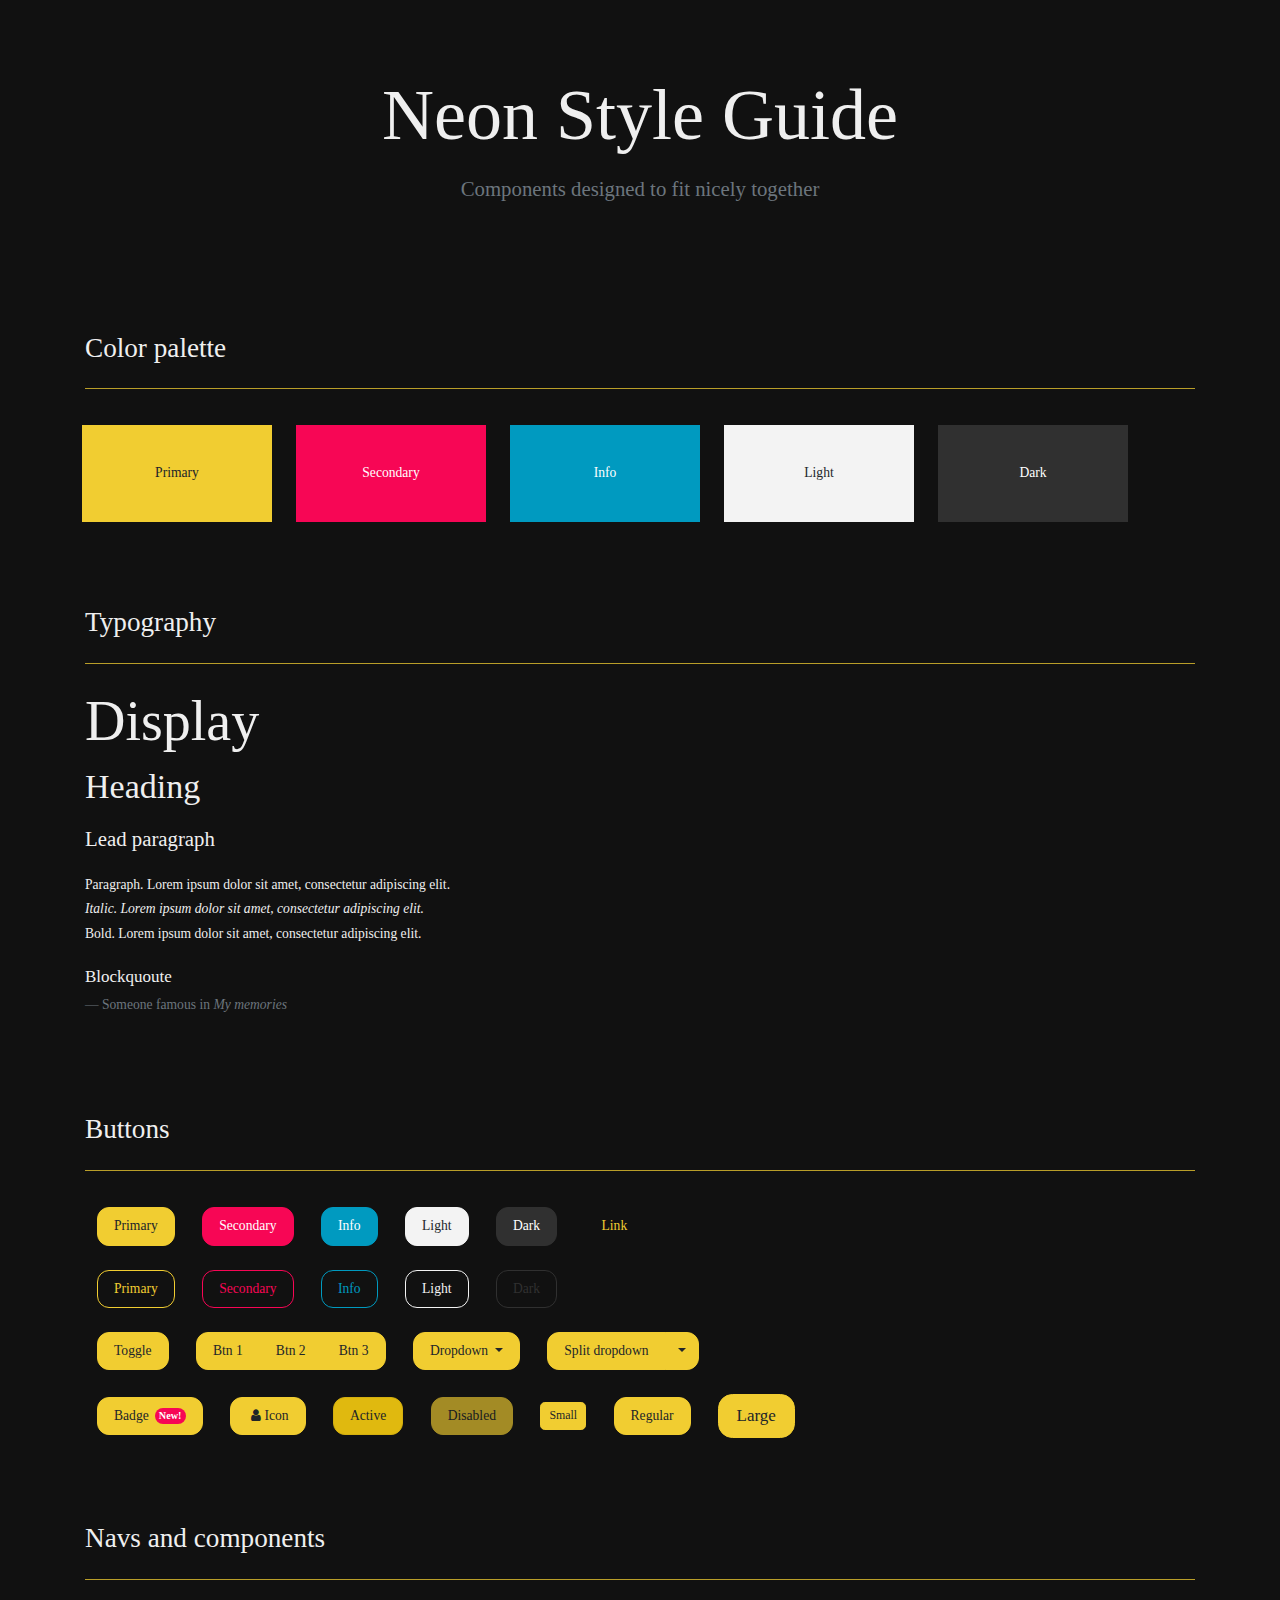
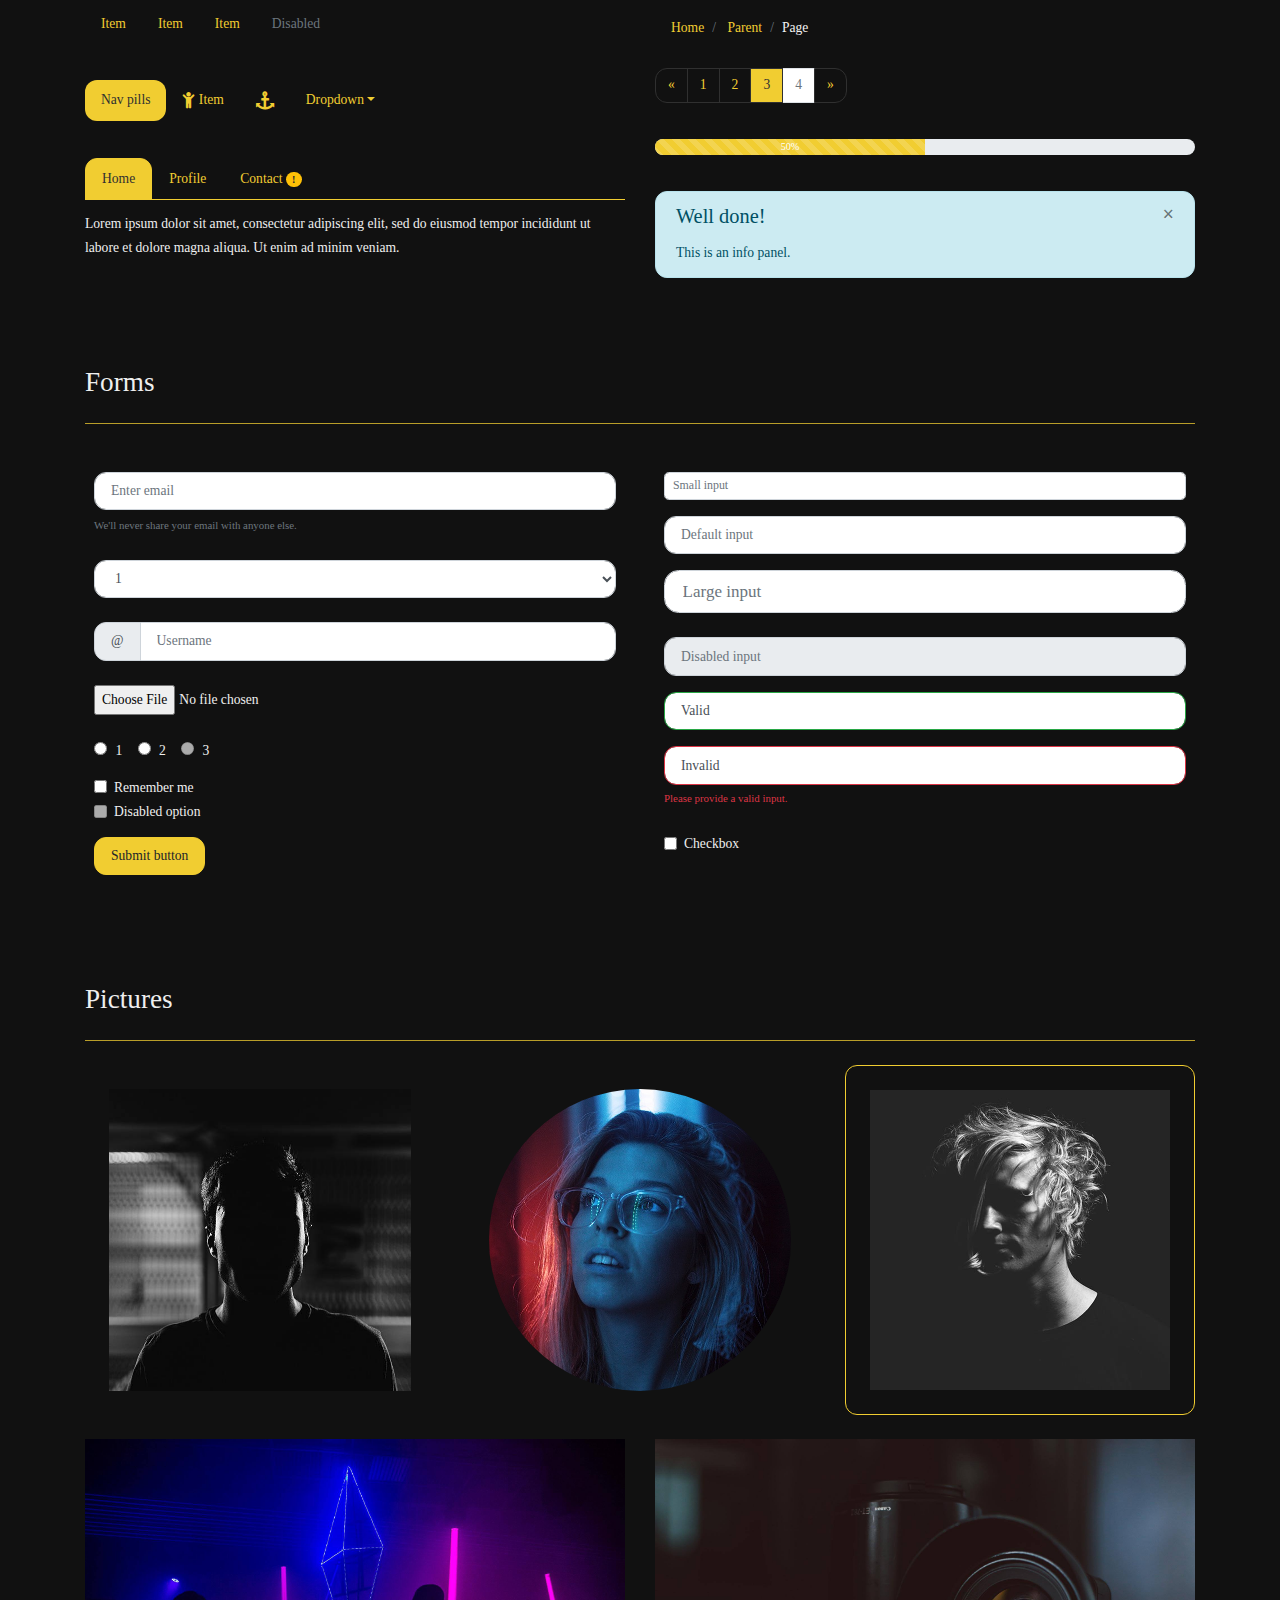
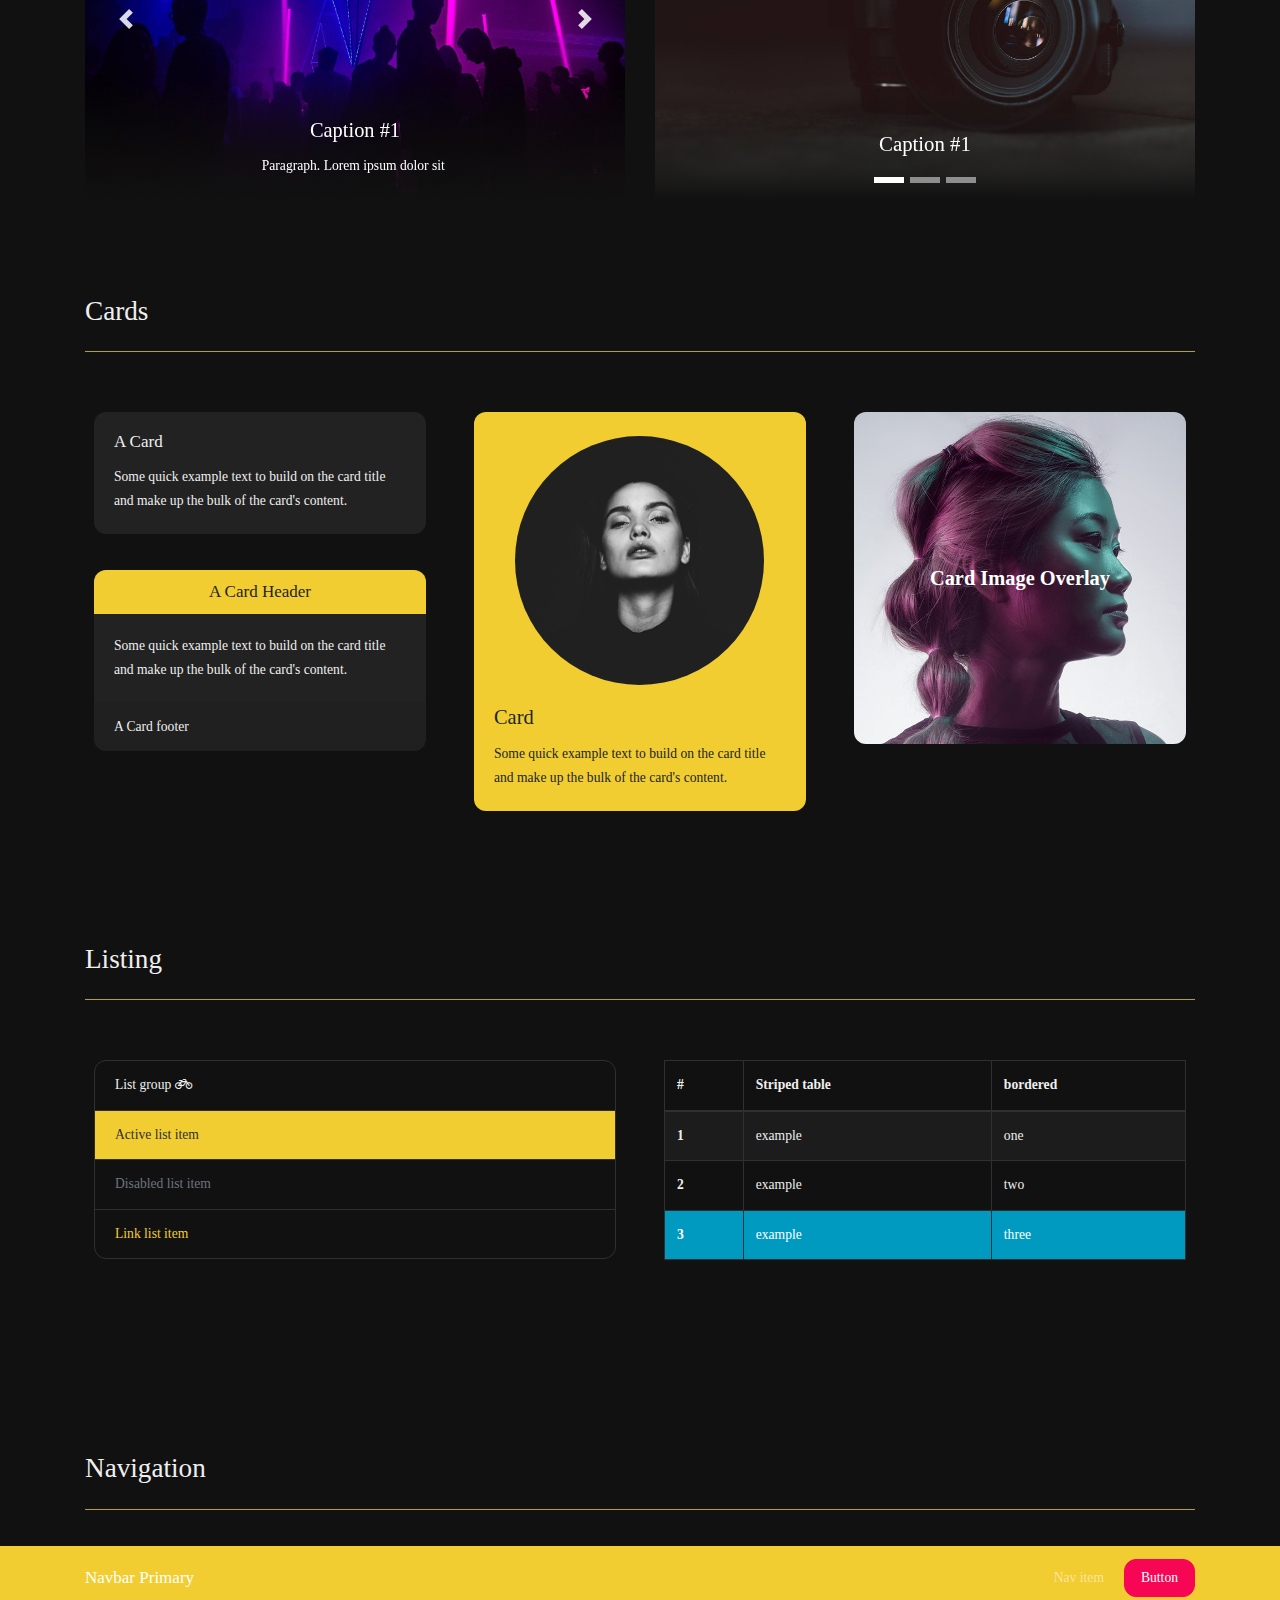
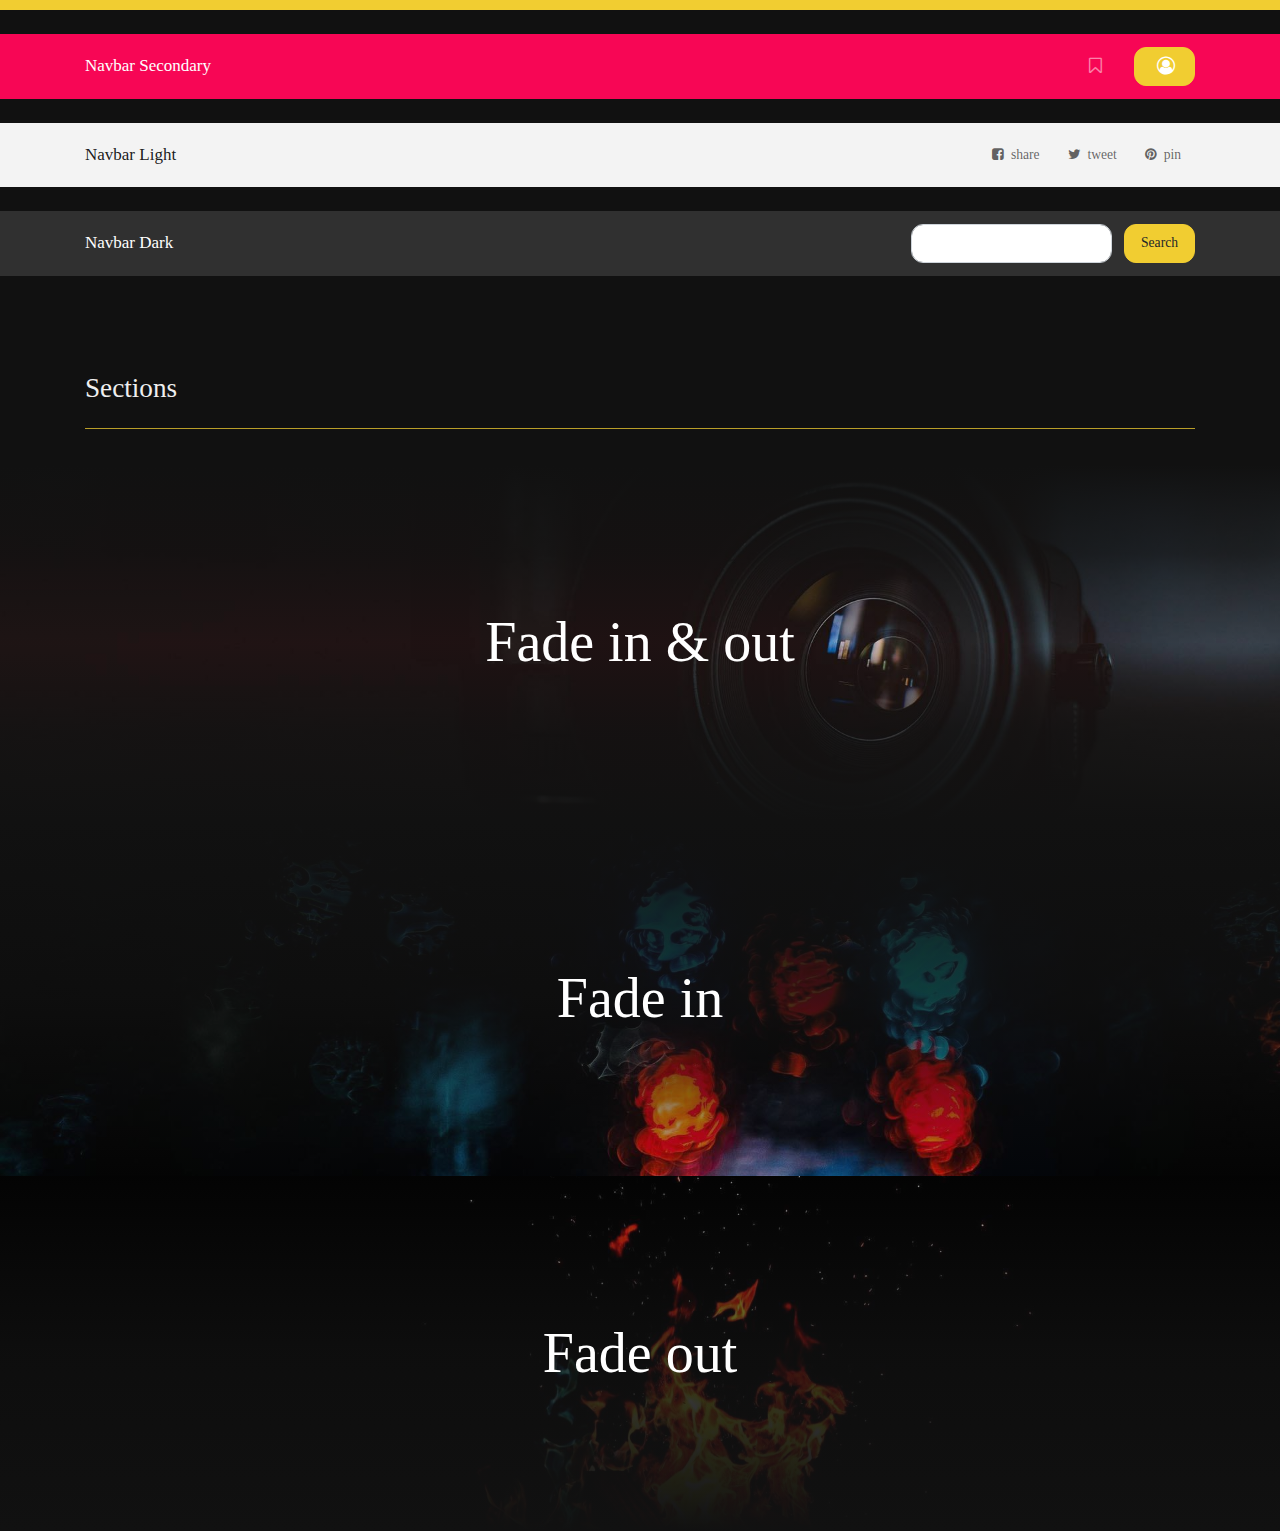
<file: styleguide.html>
<!DOCTYPE html>
<html>

<head>
  <meta charset="utf-8">
  <meta name="viewport" content="width=device-width, initial-scale=1">
  <!-- PAGE settings -->
  <title>Styleguide</title>
  <meta name="author" content="Pingendo">
  <!-- CSS dependencies -->
  <link rel="stylesheet" href="https://cdnjs.cloudflare.com/ajax/libs/font-awesome/4.7.0/css/font-awesome.min.css" type="text/css">
  <link rel="stylesheet" href="neon.css" type="text/css"> </head>

<body>
  <div class="py-5 text-center">
    <div class="container">
      <div class="row">
        <div class="col-12">
          <h1 class="display-3 text-capitalize">neon style guide</h1>
          <p class="lead text-muted">Components designed to fit nicely together </p>
        </div>
      </div>
    </div>
  </div>
  <div class="py-4">
    <div class="container">
      <div class="row">
        <div class="col-12">
          <h2>Color palette</h2>
          <hr>
          <div class="row text-center">
            <div class="col-md-2 bg-primary m-2">
              <p class="m-0 p-4">Primary</p>
            </div>
            <div class="col-md-2 bg-secondary m-2">
              <p class="m-0 p-4">Secondary</p>
            </div>
            <div class="col-md-2 bg-info m-2">
              <p class="m-0 p-4">Info</p>
            </div>
            <div class="col-md-2 bg-light m-2">
              <p class="m-0 p-4">Light</p>
            </div>
            <div class="col-md-2 bg-dark m-2">
              <p class="m-0 p-4">Dark</p>
            </div>
          </div>
        </div>
      </div>
    </div>
  </div>
  <div class="py-4">
    <div class="container">
      <div class="row">
        <div class="col-12">
          <h2>Typography</h2>
          <hr>
          <h1 class="display-4"> Display </h1>
          <h1>Heading</h1>
          <p class="lead">Lead paragraph </p>
          <p>Paragraph. Lorem ipsum dolor sit amet, consectetur adipiscing elit. <br><i>Italic. Lorem ipsum dolor sit amet, consectetur adipiscing elit.</i> <br><b>Bold. Lorem ipsum dolor sit amet, consectetur adipiscing elit.</b></p>
          <div class="blockquote">
            <p class="mb-0">Blockquoute</p>
            <div class="blockquote-footer">Someone famous in <cite>My memories</cite></div>
          </div>
        </div>
      </div>
    </div>
  </div>
  <div class="py-4">
    <div class="container">
      <div class="row">
        <div class="col-12">
          <h2>Buttons</h2>
          <hr> </div>
      </div>
      <div class="row">
        <div class="col-12"> <a class="btn btn-primary m-2" href="#">Primary</a> <a class="btn btn-secondary m-2" href="#">Secondary</a> <a class="btn btn-info m-2" href="#">Info</a> <a class="btn btn-light m-2" href="#">Light</a> <a class="btn btn-dark m-2" href="#">Dark</a>          <a class="btn btn-link m-2" href="#">Link</a> </div>
      </div>
      <div class="row">
        <div class="col-12"> <a class="btn btn-outline-primary m-2" href="#">Primary</a> <a class="btn btn-outline-secondary m-2" href="#">Secondary</a> <a class="btn btn-outline-info m-2" href="#">Info</a> <a class="btn btn-outline-light m-2" href="#">Light</a> <a class="btn btn-outline-dark m-2"
            href="#">Dark</a> </div>
      </div>
      <div class="row">
        <div class="col-12"> <a class="btn btn-primary m-2" href="" aria-pressed="false" autocomplete="off" data-toggle="button">Toggle</a>
          <div class="btn-group m-2"> <a href="#" class="btn btn-primary">Btn 1</a> <a href="#" class="btn btn-primary">Btn 2</a> <a href="#" class="btn btn-primary">Btn 3</a> </div>
          <div class="btn-group m-2"> <button class="btn btn-primary dropdown-toggle" data-toggle="dropdown">Dropdown </button>
            <div class="dropdown-menu">
              <h6 class="dropdown-header">Dropdown header</h6> <a class="dropdown-item" href="#">Option 1</a> <a class="dropdown-item" href="#">Option 2</a> <a class="dropdown-item disabled" href="#">Disabled option</a>
              <div class="dropdown-divider"></div> <a class="dropdown-item" href="#">Separated link</a> </div>
          </div>
          <div class="btn-group m-2"> <button type="button" class="btn btn-primary" href="#">Split dropdown</button> <button type="button" class="btn dropdown-toggle dropdown-toggle-split btn-primary" data-toggle="dropdown" aria-expanded="false" aria-haspopup="true"></button>
            <div
              class="dropdown-menu"> <a class="dropdown-item" href="#">Action</a> <a class="dropdown-item" href="#">Another action</a> <a class="dropdown-item" href="#">Something else here</a>
              <div class="dropdown-divider"></div> <a class="dropdown-item" href="#">Separated link</a> </div>
        </div>
      </div>
    </div>
    <div class="row">
      <div class="col-12"> <a class="btn btn-primary m-2" href="">Badge<span class="badge badge-secondary ml-1">New!</span></a> <a class="btn btn-primary m-2" href="#"><i class="fa fa-user fa-fw"></i>Icon</a> <a class="btn active btn-primary m-2" href="">Active</a> <a class="btn disabled btn-primary m-2"
          href="">Disabled</a> <a class="btn btn-sm btn-primary m-2" href="">Small</a> <a class="btn btn-primary m-2" href="">Regular</a> <a class="btn btn-lg btn-primary m-2" href="">Large</a> </div>
    </div>
  </div>
  </div>
  <div class="py-4">
    <div class="container">
      <div class="row">
        <div class="col-12">
          <h2>Navs and components</h2>
          <hr> </div>
      </div>
      <div class="row">
        <div class="col-md-6">
          <ul class="nav">
            <li class="nav-item"> <a class="nav-link" href="#">Item</a> </li>
            <li class="nav-item"> <a class="nav-link" href="#">Item</a> </li>
            <li class="nav-item"> <a href="#" class="nav-link">Item</a> </li>
            <li class="nav-item"> <a class="nav-link disabled" href="#">Disabled</a> </li>
          </ul>
          <ul class="nav nav-pills my-4">
            <li class="nav-item"> <a href="#" class="nav-link active">Nav pills</a> </li>
            <li class="nav-item"> <a class="nav-link" href="#"><i class="fa fa-lg fa-child"></i> Item</a> </li>
            <li class="nav-item"> <a class="nav-link" href="#"><i class="fa fa-lg fa-anchor mt-1"></i></a> </li>
            <li class="nav-item dropdown"> <a class="nav-link dropdown-toggle" data-toggle="dropdown" href="#" role="button" aria-haspopup="true" aria-expanded="false">Dropdown</a>
              <div class="dropdown-menu"> <a class="dropdown-item" href="#">Option 1</a> <a class="dropdown-item" href="#">Option 2</a>
                <div class="dropdown-divider"></div> <a class="dropdown-item" href="#">Separated link</a> </div>
            </li>
          </ul>
          <ul class="nav nav-tabs">
            <li class="nav-item"> <a href="#home" class="nav-link active" aria-controls="home" aria-selected="true" data-toggle="tab" id="home-tab" role="tab">Home</a> </li>
            <li class="nav-item"> <a class="nav-link" href="#profile" aria-controls="profile" aria-selected="false" data-toggle="tab" id="profile-tab" role="tab">Profile</a> </li>
            <li class="nav-item"> <a href="#contact" class="nav-link" aria-controls="contact" aria-selected="false" data-toggle="tab" id="contact-tab" role="tab">Contact <span class="badge badge-pill badge-warning">!</span></a> </li>
          </ul>
          <div class="tab-content my-2" id="myTabContent">
            <div class="tab-pane fade show active" id="home" role="tabpanel" aria-labelledby="home-tab">Lorem ipsum dolor sit amet, consectetur adipiscing elit, sed do eiusmod tempor incididunt ut labore et dolore magna aliqua. Ut enim ad minim veniam.</div>
            <div class="tab-pane fade" id="profile" role="tabpanel" aria-labelledby="profile-tab">Quis nostrud exercitation ullamco laboris nisi ut aliquip ex ea commodo consequat. Duis aute irure dolor in reprehenderit in voluptate velit esse cillum dolore eu fugiat nulla pariatur.</div>
            <div class="tab-pane fade" id="contact" role="tabpanel"
              aria-labelledby="contact-tab">Excepteur sint occaecat cupidatat non proident, sunt in culpa qui officia deserunt mollit anim id est laborum. Consectetur adipiscing elit, sed do eiusmod tempor incididunt. </div>
          </div>
        </div>
        <div class="col-md-6">
          <ul class="breadcrumb">
            <li class="breadcrumb-item"> <a href="#">Home</a> </li>
            <li class="breadcrumb-item"> <a href="#">Parent</a> </li>
            <li class="breadcrumb-item active">Page</li>
          </ul>
          <ul class="pagination">
            <li class="page-item"> <a class="page-link" href="#" aria-label="Previous"> <span aria-hidden="true">«</span> <span class="sr-only">Previous</span> </a> </li>
            <li class="page-item"> <a class="page-link" href="#">1</a> </li>
            <li class="page-item"> <a class="page-link" href="#">2</a> </li>
            <li class="page-item active"> <a class="page-link" href="#">3</a> </li>
            <li class="page-item disabled"> <a class="page-link" href="#">4</a> </li>
            <li class="page-item"> <a class="page-link" href="#" aria-label="Next"> <span aria-hidden="true">»</span> <span class="sr-only">Next</span> </a> </li>
          </ul>
          <div class="progress my-4">
            <div class="progress-bar progress-bar-striped" role="progressbar" style="width: 50%" aria-valuenow="50" aria-valuemin="0" aria-valuemax="100">50%</div>
          </div>
          <div class="alert alert-info" role="alert"> <button type="button" class="close" data-dismiss="alert" aria-label="Close">×</button>
            <h4 class="alert-heading">Well done! </h4>
            <p class="mb-0">This is an info panel.</p>
          </div>
        </div>
      </div>
    </div>
  </div>
  <div class="py-4">
    <div class="container">
      <div class="row">
        <div class="col-12">
          <h2>Forms</h2>
          <hr> </div>
      </div>
      <div class="row">
        <div class="col-md-6 p-3">
          <form method="post" action="">
            <div class="form-group mb-1"> <input type="email" name="email" class="form-control" placeholder="Enter email"> </div> <small id="emailHelp" class="form-text text-muted">We'll never share your email with anyone else.</small>
            <div class="form-group my-3"><select class="form-control"><option value="1">1</option><option value="2">2</option><option value="3">3</option></select></div>
            <div class="form-group my-3">
              <div class="input-group">
                <div class="input-group-prepend"><span class="input-group-text" id="basic-addon1">@</span></div> <input type="text" class="form-control" id="inlineFormInputGroup" placeholder="Username"> </div>
            </div>
            <div class="form-group my-3"> <input type="file" class="form-control-file" id="exampleFormControlFile1"> </div>
            <div class="form-check form-check-inline"> <label class="form-check-label">
                <input class="form-check-input" type="radio" value="option1" id="inlineRadio1" name="inlineRadioOptions"> 1
              </label> </div>
            <div class="form-check form-check-inline"> <label class="form-check-label">
                <input class="form-check-input" type="radio" value="option2" id="inlineRadio2" name="inlineRadioOptions"> 2
              </label> </div>
            <div class="form-check form-check-inline disabled"> <label class="form-check-label">
                <input class="form-check-input" type="radio" name="inlineRadioOptions" id="inlineRadio3" value="option3" disabled=""> 3
              </label> </div>
            <div class="form-check mt-2"> <input class="form-check-input" type="checkbox" id="exampleCheck1" value="on"><label class="form-check-label" for="exampleCheck1">Remember me</label></div>
            <div class="form-check disabled"> <label class="form-check-label"> <input class="form-check-input" type="checkbox" value="" disabled=""> Disabled option </label> </div> <button type="submit" class="btn btn-primary my-2">Submit button</button> </form>
        </div>
        <div class="col-md-6 p-3">
          <form class="" method="post" action="">
            <div class="form-group"> <input type="email" class="form-control form-control-sm" placeholder="Small input" name="email"> </div>
            <div class="form-group"> <input type="email" class="form-control" name="email" placeholder="Default input"> </div>
            <div class="form-group"> <input type="text" class="form-control form-control-lg" placeholder="Large input"> </div>
          </form>
          <form class="my-3" method="post" action="">
            <div class="form-group"> <input type="text" class="form-control" placeholder="Disabled input" id="disabledTextInput" disabled=""> </div>
            <div class="form-group"> <input type="text" class="form-control is-valid" placeholder="First name" id="validationServer01" required="" value="Valid"> </div>
            <div class="form-group"> <input type="text" class="form-control is-invalid" placeholder="First name" id="validationServer01" required="" value="Invalid">
              <div class="invalid-feedback">Please provide a valid input.</div>
            </div>
          </form>
          <form>
            <div class="form-group">
              <div class="form-check"> <input class="form-check-input" type="checkbox" id="exampleCheck1" value="on"><label class="form-check-label" for="exampleCheck1">Checkbox</label></div>
            </div>
          </form>
        </div>
      </div>
    </div>
  </div>
  <div class="py-4">
    <div class="container">
      <div class="row">
        <div class="col-md-12">
          <h2>Pictures</h2>
          <hr> </div>
      </div>
      <div class="row text-center">
        <div class="col-md-4"> <img class="img-fluid p-3" src="assets/styleguide/people_1.jpg" alt="Card image"> </div>
        <div class="col-md-4"> <img class="img-fluid rounded-circle p-3" src="assets/styleguide/people_2.jpg" alt="Card image"> </div>
        <div class="col-md-4"> <img class="img-fluid img-thumbnail p-3" src="assets/styleguide/people_3.jpg" alt="Card image"> </div>
      </div>
      <div class="row">
        <div class="col-md-6">
          <div class="carousel slide my-3" data-ride="carousel" id="carousel-1">
            <div class="carousel-inner" role="listbox">
              <div class="carousel-item active"> <img class="d-block img-fluid" src="assets/styleguide/cover_2.jpg" data-holder-rendered="true">
                <div class="carousel-caption">
                  <h4>Caption #1</h4>
                  <p class="mb-0">Paragraph. Lorem ipsum dolor sit&nbsp;</p>
                </div>
              </div>
              <div class="carousel-item"> <img class="d-block img-fluid" src="assets/styleguide/cover_3.jpg" data-holder-rendered="true">
                <div class="carousel-caption">
                  <h4>Caption #2</h4>
                  <p class="mb-0">Paragraph. Lorem ipsum dolor sit&nbsp;</p>
                </div>
              </div>
            </div> <a class="carousel-control-prev" role="#carousel-1" data-slide="prev" href="#carousel-1"> <span class="carousel-control-prev-icon" aria-hidden="true"></span> <span class="sr-only">Previous</span> </a> <a class="carousel-control-next" role="button"
              data-slide="next" href="#carousel-1"> <span class="carousel-control-next-icon" aria-hidden="true"></span> <span class="sr-only">Next</span> </a> </div>
        </div>
        <div class="col-md-6">
          <div class="carousel slide my-3" data-ride="carousel" id="carousel-2" data-interval="5000">
            <ol class="carousel-indicators">
              <li data-target="#carousel-2" data-slide-to="0" class="active">&nbsp;</li>
              <li data-target="#carousel-2" data-slide-to="1">&nbsp;</li>
              <li data-target="#carousel-2" data-slide-to="2">&nbsp;</li>
            </ol>
            <div class="carousel-inner" role="listbox">
              <div class="carousel-item active"> <img class="d-block img-fluid" src="assets/styleguide/cover_1.jpg" data-holder-rendered="true">
                <div class="carousel-caption">
                  <p class="lead">Caption #1</p>
                </div>
              </div>
              <div class="carousel-item"> <img class="d-block img-fluid" src="assets/styleguide/cover_4.jpg" data-holder-rendered="true">
                <div class="carousel-caption">
                  <p class="lead">Caption #2</p>
                </div>
              </div>
            </div>
          </div>
        </div>
      </div>
    </div>
  </div>
  <div class="py-4">
    <div class="container">
      <div class="row">
        <div class="col-12">
          <h2>Cards</h2>
          <hr class="mb-4"> </div>
      </div>
      <div class="row">
        <div class="col-md-4 p-3">
          <div class="card">
            <div class="card-body">
              <h5>A Card</h5>
              <p class="card-text">Some quick example text to build on the card title and make up the bulk of the card's content.</p>
            </div>
          </div>
          <div class="card my-4">
            <div class="card-header bg-primary">
              <h5 class="mb-0 text-center">A Card Header</h5>
            </div>
            <div class="card-body">
              <p class="card-text">Some quick example text to build on the card title and make up the bulk of the card's content.</p>
            </div>
            <div class="card-footer">A Card footer</div>
          </div>
        </div>
        <div class="col-md-4 p-3">
          <div class="bg-primary card"> <img class="img-fluid rounded-circle w-75 mx-auto mt-3" src="assets/styleguide/people_5.jpg" alt="Card image">
            <div class="card-body">
              <h4 class="card-title">Card</h4>
              <p class="card-text">Some quick example text to build on the card title and make up the bulk of the card's content.</p>
            </div>
          </div>
        </div>
        <div class="col-md-4 p-3">
          <div class="card">
            <div class="card-img-overlay align-items-center d-flex">
              <h4 class="w-100 text-center mb-0 text-white"><b>Card Image Overlay</b></h4>
            </div> <img class="img-fluid w-100 rounded" src="assets/styleguide/people_6.jpg" alt="Card image"> </div>
        </div>
      </div>
    </div>
  </div>
  <div class="py-5">
    <div class="container">
      <div class="row">
        <div class="col-12">
          <h2>Listing</h2>
          <hr class="mb-4"> </div>
      </div>
      <div class="row">
        <div class="col-md-6 p-3">
          <ul class="list-group">
            <li class="list-group-item">List group <i class="fa fa-fw fa-bicycle"></i> </li>
            <li class="list-group-item active"> Active list item</li>
            <li class="list-group-item disabled">Disabled list item</li> <a href="#" class="list-group-item list-group-item-action">Link list item</a> </ul>
        </div>
        <div class="col-md-6 p-3">
          <table class="table table-hover table-striped table-bordered">
            <thead class="thead-inverse">
              <tr>
                <th scope="col">#</th>
                <th scope="col">Striped table</th>
                <th scope="col">bordered</th>
              </tr>
            </thead>
            <tbody>
              <tr>
                <th scope="row">1</th>
                <td>example</td>
                <td>one</td>
              </tr>
              <tr>
                <th scope="row">2</th>
                <td>example</td>
                <td>two</td>
              </tr>
              <tr class="bg-info">
                <th scope="row">3</th>
                <td>example</td>
                <td>three</td>
              </tr>
            </tbody>
          </table>
        </div>
      </div>
    </div>
  </div>
  <div class="pt-5">
    <div class="container">
      <div class="row">
        <div class="col-12">
          <h2>Navigation</h2>
          <hr class="mb-4"> </div>
      </div>
    </div>
  </div>
  <nav class="navbar navbar-expand-md navbar-dark bg-primary">
    <div class="container"> <a class="navbar-brand" href="#"><b>Navbar Primary&nbsp;</b></a> <button class="navbar-toggler navbar-toggler-right" type="button" data-toggle="collapse" data-target="#navbarPrimarySupportedContent" aria-controls="navbar2SupportedContent" aria-expanded="false"
        aria-label="Toggle navigation">
      <span class="navbar-toggler-icon"></span> </button>
      <div class="collapse navbar-collapse text-center justify-content-end" id="navbarPrimarySupportedContent">
        <ul class="navbar-nav">
          <li class="nav-item"> <a class="nav-link" href="#"> Nav item</a> </li>
        </ul> <a class="btn navbar-btn ml-2 btn-secondary" href="#"> Button</a> </div>
    </div>
  </nav>
  <nav class="navbar navbar-expand-md navbar-dark bg-secondary my-3">
    <div class="container"> <a class="navbar-brand" href="#"><b>Navbar Secondary</b></a> <button class="navbar-toggler navbar-toggler-right" type="button" data-toggle="collapse" data-target="#navbarSecondarySupportedContent" aria-controls="navbar2SupportedContent" aria-expanded="false"
        aria-label="Toggle navigation">
      <span class="navbar-toggler-icon"></span> </button>
      <div class="collapse navbar-collapse text-center justify-content-end" id="navbarSecondarySupportedContent">
        <ul class="navbar-nav">
          <li class="nav-item mx-2"> <a class="nav-link" href="#"><i class="fa d-inline fa-lg fa-bookmark-o"></i></a> </li>
        </ul> <a class="btn navbar-btn ml-2 text-white btn-primary" href="#"><i class="fa d-inline fa-lg fa-user-circle-o ml-1"></i>&nbsp;</a> </div>
    </div>
  </nav>
  <nav class="navbar navbar-expand-md my-3 navbar-light bg-light">
    <div class="container"> <a class="navbar-brand" href="#"><b>Navbar Light</b></a> <button class="navbar-toggler navbar-toggler-right" type="button" data-toggle="collapse" data-target="#navbarLightSupportedContent" aria-controls="navbar2SupportedContent" aria-expanded="false"
        aria-label="Toggle navigation">
      <span class="navbar-toggler-icon"></span> </button>
      <div class="collapse navbar-collapse text-center justify-content-end" id="navbarLightSupportedContent">
        <ul class="navbar-nav">
          <li class="nav-item mx-1"> <a class="nav-link" href="#"><i class="fa d-inline fa-facebook-square"></i>&nbsp; share</a> </li>
          <li class="nav-item mx-1"> <a class="nav-link" href="#"><i class="fa d-inline fa-twitter"></i>&nbsp; tweet</a> </li>
          <li class="nav-item mx-1"> <a class="nav-link" href="#"><i class="fa d-inline fa-pinterest"></i>&nbsp; pin</a> </li>
        </ul>
      </div>
    </div>
  </nav>
  <nav class="navbar navbar-expand-md my-3 navbar-dark bg-dark">
    <div class="container"> <a class="navbar-brand" href="#"><b>Navbar Dark</b></a> <button class="navbar-toggler navbar-toggler-right" type="button" data-toggle="collapse" data-target="#navbarDarkSupportedContent" aria-controls="navbar2SupportedContent" aria-expanded="false"
        aria-label="Toggle navigation">
      <span class="navbar-toggler-icon"></span> </button>
      <div class="collapse navbar-collapse text-center justify-content-end" id="navbarDarkSupportedContent">
        <ul class="navbar-nav"></ul>
        <form class="form-inline my-2 my-lg-0"> <input class="form-control mr-sm-2" type="text" placeholder="Search"> <button class="btn my-2 my-sm-0 btn-primary" type="submit">Search</button> </form>
      </div>
    </div>
  </nav>
  <div class="pt-5">
    <div class="container">
      <div class="row">
        <div class="col-md-12">
          <h2>Sections</h2>
          <hr class="mb-4"> </div>
      </div>
    </div>
  </div> 
  <div class="py-5 text-center section-fade-in-out" style="background-image: url(&quot;assets/styleguide/cover_1.jpg&quot;);">
    <div class="container py-5">
      <div class="row">
        <div class="col-md-12">
          <h1 class="display-4 mb-0">Fade in &amp; out</h1>
        </div>
      </div>
    </div>
  </div>
  <div class="py-5 text-center section-fade-in" style="background-image: url(&quot;assets/styleguide/cover_4.jpg&quot;);">
    <div class="container py-5">
      <div class="row">
        <div class="col-md-12">
          <h1 class="display-4 mb-0">Fade in</h1>
        </div>
      </div>
    </div>
  </div>
  <div class="py-5 text-center section-fade-out" style="background-image: url(&quot;assets/styleguide/cover_3.jpg&quot;);">
    <div class="container py-5">
      <div class="row">
        <div class="col-md-12">
          <h1 class="display-4 mb-0">Fade out</h1>
        </div>
      </div>
    </div>
  </div>
  <script src="http://code.jquery.com/jquery-3.2.1.js" integrity="sha256-DZAnKJ/6XZ9si04Hgrsxu/8s717jcIzLy3oi35EouyE=" crossorigin="anonymous"></script>
  <script src="https://cdnjs.cloudflare.com/ajax/libs/popper.js/1.12.9/umd/popper.min.js" integrity="sha384-ApNbgh9B+Y1QKtv3Rn7W3mgPxhU9K/ScQsAP7hUibX39j7fakFPskvXusvfa0b4Q" crossorigin="anonymous"></script>
  <script src="https://maxcdn.bootstrapcdn.com/bootstrap/4.0.0/js/bootstrap.min.js" integrity="sha384-JZR6Spejh4U02d8jOt6vLEHfe/JQGiRRSQQxSfFWpi1MquVdAyjUar5+76PVCmYl" crossorigin="anonymous"></script>



  <script src="https://code.jquery.com/jquery-3.3.1.min.js"></script>
  <script src="https://cdnjs.cloudflare.com/ajax/libs/popper.js/1.14.3/umd/popper.min.js" integrity="sha384-ZMP7rVo3mIykV+2+9J3UJ46jBk0WLaUAdn689aCwoqbBJiSnjAK/l8WvCWPIPm49" crossorigin="anonymous"></script>
  <script src="https://stackpath.bootstrapcdn.com/bootstrap/4.1.3/js/bootstrap.min.js" integrity="sha384-ChfqqxuZUCnJSK3+MXmPNIyE6ZbWh2IMqE241rYiqJxyMiZ6OW/JmZQ5stwEULTy" crossorigin="anonymous"></script>
</body>

</html>
</file>
<file: neon.css>
:root {
  --blue: #007bff;
  --indigo: #6610f2;
  --purple: #6f42c1;
  --pink: #e83e8c;
  --red: #dc3545;
  --orange: #fd7e14;
  --yellow: #ffc107;
  --green: #28a745;
  --teal: #20c997;
  --cyan: #17a2b8;
  --white: #fff;
  --gray: #6c757d;
  --gray-dark: #343a40;
  --primary: #f1cd31;
  --secondary: #f70655;
  --success: #28a745;
  --info: #009ac0;
  --warning: #ffc107;
  --danger: #dc3545;
  --light: #f3f3f3;
  --dark: #303030;
  --breakpoint-xs: 0;
  --breakpoint-sm: 576px;
  --breakpoint-md: 768px;
  --breakpoint-lg: 992px;
  --breakpoint-xl: 1200px;
  --font-family-sans-serif: -apple-system, BlinkMacSystemFont, "Segoe UI", Roboto, "Helvetica Neue", Arial, sans-serif, "Apple Color Emoji", "Segoe UI Emoji", "Segoe UI Symbol", "Noto Color Emoji";
  --font-family-monospace: SFMono-Regular, Menlo, Monaco, Consolas, "Liberation Mono", "Courier New", monospace; }

*,
*::before,
*::after {
  box-sizing: border-box; }

html {
  font-family: sans-serif;
  line-height: 1.15;
  -webkit-text-size-adjust: 100%;
  -ms-text-size-adjust: 100%;
  -ms-overflow-style: scrollbar;
  -webkit-tap-highlight-color: rgba(0, 0, 0, 0); }

@-ms-viewport {
  width: device-width; }

article, aside, figcaption, figure, footer, header, hgroup, main, nav, section {
  display: block; }

body {
  margin: 0;
  font-family: Montserrat;
  font-size: 0.85rem;
  font-weight: 200;
  line-height: 1.8;
  color: #efefef;
  text-align: left;
  background-color: #111; }

[tabindex="-1"]:focus {
  outline: 0 !important; }

hr {
  box-sizing: content-box;
  height: 0;
  overflow: visible; }

h1, h2, h3, h4, h5, h6 {
  margin-top: 0;
  margin-bottom: 0.75rem; }

p {
  margin-top: 0;
  margin-bottom: 1rem; }

abbr[title],
abbr[data-original-title] {
  text-decoration: underline;
  text-decoration: underline dotted;
  cursor: help;
  border-bottom: 0; }

address {
  margin-bottom: 1rem;
  font-style: normal;
  line-height: inherit; }

ol,
ul,
dl {
  margin-top: 0;
  margin-bottom: 1rem; }

ol ol,
ul ul,
ol ul,
ul ol {
  margin-bottom: 0; }

dt {
  font-weight: 700; }

dd {
  margin-bottom: .5rem;
  margin-left: 0; }

blockquote {
  margin: 0 0 1rem; }

dfn {
  font-style: italic; }

b,
strong {
  font-weight: bolder; }

small {
  font-size: 80%; }

sub,
sup {
  position: relative;
  font-size: 75%;
  line-height: 0;
  vertical-align: baseline; }

sub {
  bottom: -.25em; }

sup {
  top: -.5em; }

a {
  color: #f1cd31;
  text-decoration: none;
  background-color: transparent;
  -webkit-text-decoration-skip: objects; }
  a:hover {
    color: white;
    text-decoration: none; }

a:not([href]):not([tabindex]) {
  color: inherit;
  text-decoration: none; }
  a:not([href]):not([tabindex]):hover, a:not([href]):not([tabindex]):focus {
    color: inherit;
    text-decoration: none; }
  a:not([href]):not([tabindex]):focus {
    outline: 0; }

pre,
code,
kbd,
samp {
  font-family: SFMono-Regular, Menlo, Monaco, Consolas, "Liberation Mono", "Courier New", monospace;
  font-size: 1em; }

pre {
  margin-top: 0;
  margin-bottom: 1rem;
  overflow: auto;
  -ms-overflow-style: scrollbar; }

figure {
  margin: 0 0 1rem; }

img {
  vertical-align: middle;
  border-style: none; }

svg {
  overflow: hidden;
  vertical-align: middle; }

table {
  border-collapse: collapse; }

caption {
  padding-top: 0.75rem;
  padding-bottom: 0.75rem;
  color: #6c757d;
  text-align: left;
  caption-side: bottom; }

th {
  text-align: inherit; }

label {
  display: inline-block;
  margin-bottom: 0.5rem; }

button {
  border-radius: 0; }

button:focus {
  outline: 1px dotted;
  outline: 5px auto -webkit-focus-ring-color; }

input,
button,
select,
optgroup,
textarea {
  margin: 0;
  font-family: inherit;
  font-size: inherit;
  line-height: inherit; }

button,
input {
  overflow: visible; }

button,
select {
  text-transform: none; }

button,
html [type="button"],
[type="reset"],
[type="submit"] {
  -webkit-appearance: button; }

button::-moz-focus-inner,
[type="button"]::-moz-focus-inner,
[type="reset"]::-moz-focus-inner,
[type="submit"]::-moz-focus-inner {
  padding: 0;
  border-style: none; }

input[type="radio"],
input[type="checkbox"] {
  box-sizing: border-box;
  padding: 0; }

input[type="date"],
input[type="time"],
input[type="datetime-local"],
input[type="month"] {
  -webkit-appearance: listbox; }

textarea {
  overflow: auto;
  resize: vertical; }

fieldset {
  min-width: 0;
  padding: 0;
  margin: 0;
  border: 0; }

legend {
  display: block;
  width: 100%;
  max-width: 100%;
  padding: 0;
  margin-bottom: .5rem;
  font-size: 1.5rem;
  line-height: inherit;
  color: inherit;
  white-space: normal; }

progress {
  vertical-align: baseline; }

[type="number"]::-webkit-inner-spin-button,
[type="number"]::-webkit-outer-spin-button {
  height: auto; }

[type="search"] {
  outline-offset: -2px;
  -webkit-appearance: none; }

[type="search"]::-webkit-search-cancel-button,
[type="search"]::-webkit-search-decoration {
  -webkit-appearance: none; }

::-webkit-file-upload-button {
  font: inherit;
  -webkit-appearance: button; }

output {
  display: inline-block; }

summary {
  display: list-item;
  cursor: pointer; }

template {
  display: none; }

[hidden] {
  display: none !important; }

h1, h2, h3, h4, h5, h6,
.h1, .h2, .h3, .h4, .h5, .h6 {
  margin-bottom: 0.75rem;
  font-family: Montserrat;
  font-weight: 500;
  line-height: 1.2;
  color: inherit; }

h1, .h1 {
  font-size: 2.125rem; }

h2, .h2 {
  font-size: 1.7rem; }

h3, .h3 {
  font-size: 1.4875rem; }

h4, .h4 {
  font-size: 1.275rem; }

h5, .h5 {
  font-size: 1.0625rem; }

h6, .h6 {
  font-size: 0.85rem; }

.lead {
  font-size: 1.3rem;
  font-weight: 300; }

.display-1 {
  font-size: 6rem;
  font-weight: 300;
  line-height: 1.2; }

.display-2 {
  font-size: 5.5rem;
  font-weight: 300;
  line-height: 1.2; }

.display-3 {
  font-size: 4.5rem;
  font-weight: 300;
  line-height: 1.2; }

.display-4 {
  font-size: 3.5rem;
  font-weight: 300;
  line-height: 1.2; }

hr {
  margin-top: 1.5rem;
  margin-bottom: 1.5rem;
  border: 0;
  border-top: 1px solid rgba(241, 205, 49, 0.75); }

small,
.small {
  font-size: 80%;
  font-weight: 200; }

mark,
.mark {
  padding: 0.2em;
  background-color: #fcf8e3; }

.list-unstyled {
  padding-left: 0;
  list-style: none; }

.list-inline {
  padding-left: 0;
  list-style: none; }

.list-inline-item {
  display: inline-block; }
  .list-inline-item:not(:last-child) {
    margin-right: 0.5rem; }

.initialism {
  font-size: 90%;
  text-transform: uppercase; }

.blockquote {
  margin-bottom: 1.5rem;
  font-size: 1.0625rem; }

.blockquote-footer {
  display: block;
  font-size: 80%;
  color: #6c757d; }
  .blockquote-footer::before {
    content: "\2014 \00A0"; }

.img-fluid {
  max-width: 100%;
  height: auto; }

.img-thumbnail {
  padding: 0.25rem;
  background-color: #111;
  border: 1px solid #f1cd31;
  border-radius: 0.75rem;
  max-width: 100%;
  height: auto; }

.figure {
  display: inline-block; }

.figure-img {
  margin-bottom: 0.75rem;
  line-height: 1; }

.figure-caption {
  font-size: 90%;
  color: #6c757d; }

code {
  font-size: 87.5%;
  color: #e83e8c;
  word-break: break-word; }
  a > code {
    color: inherit; }

kbd {
  padding: 0.2rem 0.4rem;
  font-size: 87.5%;
  color: #fff;
  background-color: #212529;
  border-radius: 0.3rem; }
  kbd kbd {
    padding: 0;
    font-size: 100%;
    font-weight: 700; }

pre {
  display: block;
  font-size: 87.5%;
  color: #212529; }
  pre code {
    font-size: inherit;
    color: inherit;
    word-break: normal; }

.pre-scrollable {
  max-height: 340px;
  overflow-y: scroll; }

.container {
  width: 100%;
  padding-right: 15px;
  padding-left: 15px;
  margin-right: auto;
  margin-left: auto; }
  @media (min-width: 576px) {
    .container {
      max-width: 540px; } }
  @media (min-width: 768px) {
    .container {
      max-width: 720px; } }
  @media (min-width: 992px) {
    .container {
      max-width: 960px; } }
  @media (min-width: 1200px) {
    .container {
      max-width: 1140px; } }

.container-fluid {
  width: 100%;
  padding-right: 15px;
  padding-left: 15px;
  margin-right: auto;
  margin-left: auto; }

.row {
  display: flex;
  flex-wrap: wrap;
  margin-right: -15px;
  margin-left: -15px; }

.no-gutters {
  margin-right: 0;
  margin-left: 0; }
  .no-gutters > .col,
  .no-gutters > [class*="col-"] {
    padding-right: 0;
    padding-left: 0; }

.col-1, .col-2, .col-3, .col-4, .col-5, .col-6, .col-7, .col-8, .col-9, .col-10, .col-11, .col-12, .col,
.col-auto, .col-sm-1, .col-sm-2, .col-sm-3, .col-sm-4, .col-sm-5, .col-sm-6, .col-sm-7, .col-sm-8, .col-sm-9, .col-sm-10, .col-sm-11, .col-sm-12, .col-sm,
.col-sm-auto, .col-md-1, .col-md-2, .col-md-3, .col-md-4, .col-md-5, .col-md-6, .col-md-7, .col-md-8, .col-md-9, .col-md-10, .col-md-11, .col-md-12, .col-md,
.col-md-auto, .col-lg-1, .col-lg-2, .col-lg-3, .col-lg-4, .col-lg-5, .col-lg-6, .col-lg-7, .col-lg-8, .col-lg-9, .col-lg-10, .col-lg-11, .col-lg-12, .col-lg,
.col-lg-auto, .col-xl-1, .col-xl-2, .col-xl-3, .col-xl-4, .col-xl-5, .col-xl-6, .col-xl-7, .col-xl-8, .col-xl-9, .col-xl-10, .col-xl-11, .col-xl-12, .col-xl,
.col-xl-auto {
  position: relative;
  width: 100%;
  min-height: 1px;
  padding-right: 15px;
  padding-left: 15px; }

.col {
  flex-basis: 0;
  flex-grow: 1;
  max-width: 100%; }

.col-auto {
  flex: 0 0 auto;
  width: auto;
  max-width: none; }

.col-1 {
  flex: 0 0 8.33333%;
  max-width: 8.33333%; }

.col-2 {
  flex: 0 0 16.66667%;
  max-width: 16.66667%; }

.col-3 {
  flex: 0 0 25%;
  max-width: 25%; }

.col-4 {
  flex: 0 0 33.33333%;
  max-width: 33.33333%; }

.col-5 {
  flex: 0 0 41.66667%;
  max-width: 41.66667%; }

.col-6 {
  flex: 0 0 50%;
  max-width: 50%; }

.col-7 {
  flex: 0 0 58.33333%;
  max-width: 58.33333%; }

.col-8 {
  flex: 0 0 66.66667%;
  max-width: 66.66667%; }

.col-9 {
  flex: 0 0 75%;
  max-width: 75%; }

.col-10 {
  flex: 0 0 83.33333%;
  max-width: 83.33333%; }

.col-11 {
  flex: 0 0 91.66667%;
  max-width: 91.66667%; }

.col-12 {
  flex: 0 0 100%;
  max-width: 100%; }

.order-first {
  order: -1; }

.order-last {
  order: 13; }

.order-0 {
  order: 0; }

.order-1 {
  order: 1; }

.order-2 {
  order: 2; }

.order-3 {
  order: 3; }

.order-4 {
  order: 4; }

.order-5 {
  order: 5; }

.order-6 {
  order: 6; }

.order-7 {
  order: 7; }

.order-8 {
  order: 8; }

.order-9 {
  order: 9; }

.order-10 {
  order: 10; }

.order-11 {
  order: 11; }

.order-12 {
  order: 12; }

.offset-1 {
  margin-left: 8.33333%; }

.offset-2 {
  margin-left: 16.66667%; }

.offset-3 {
  margin-left: 25%; }

.offset-4 {
  margin-left: 33.33333%; }

.offset-5 {
  margin-left: 41.66667%; }

.offset-6 {
  margin-left: 50%; }

.offset-7 {
  margin-left: 58.33333%; }

.offset-8 {
  margin-left: 66.66667%; }

.offset-9 {
  margin-left: 75%; }

.offset-10 {
  margin-left: 83.33333%; }

.offset-11 {
  margin-left: 91.66667%; }

@media (min-width: 576px) {
  .col-sm {
    flex-basis: 0;
    flex-grow: 1;
    max-width: 100%; }
  .col-sm-auto {
    flex: 0 0 auto;
    width: auto;
    max-width: none; }
  .col-sm-1 {
    flex: 0 0 8.33333%;
    max-width: 8.33333%; }
  .col-sm-2 {
    flex: 0 0 16.66667%;
    max-width: 16.66667%; }
  .col-sm-3 {
    flex: 0 0 25%;
    max-width: 25%; }
  .col-sm-4 {
    flex: 0 0 33.33333%;
    max-width: 33.33333%; }
  .col-sm-5 {
    flex: 0 0 41.66667%;
    max-width: 41.66667%; }
  .col-sm-6 {
    flex: 0 0 50%;
    max-width: 50%; }
  .col-sm-7 {
    flex: 0 0 58.33333%;
    max-width: 58.33333%; }
  .col-sm-8 {
    flex: 0 0 66.66667%;
    max-width: 66.66667%; }
  .col-sm-9 {
    flex: 0 0 75%;
    max-width: 75%; }
  .col-sm-10 {
    flex: 0 0 83.33333%;
    max-width: 83.33333%; }
  .col-sm-11 {
    flex: 0 0 91.66667%;
    max-width: 91.66667%; }
  .col-sm-12 {
    flex: 0 0 100%;
    max-width: 100%; }
  .order-sm-first {
    order: -1; }
  .order-sm-last {
    order: 13; }
  .order-sm-0 {
    order: 0; }
  .order-sm-1 {
    order: 1; }
  .order-sm-2 {
    order: 2; }
  .order-sm-3 {
    order: 3; }
  .order-sm-4 {
    order: 4; }
  .order-sm-5 {
    order: 5; }
  .order-sm-6 {
    order: 6; }
  .order-sm-7 {
    order: 7; }
  .order-sm-8 {
    order: 8; }
  .order-sm-9 {
    order: 9; }
  .order-sm-10 {
    order: 10; }
  .order-sm-11 {
    order: 11; }
  .order-sm-12 {
    order: 12; }
  .offset-sm-0 {
    margin-left: 0; }
  .offset-sm-1 {
    margin-left: 8.33333%; }
  .offset-sm-2 {
    margin-left: 16.66667%; }
  .offset-sm-3 {
    margin-left: 25%; }
  .offset-sm-4 {
    margin-left: 33.33333%; }
  .offset-sm-5 {
    margin-left: 41.66667%; }
  .offset-sm-6 {
    margin-left: 50%; }
  .offset-sm-7 {
    margin-left: 58.33333%; }
  .offset-sm-8 {
    margin-left: 66.66667%; }
  .offset-sm-9 {
    margin-left: 75%; }
  .offset-sm-10 {
    margin-left: 83.33333%; }
  .offset-sm-11 {
    margin-left: 91.66667%; } }

@media (min-width: 768px) {
  .col-md {
    flex-basis: 0;
    flex-grow: 1;
    max-width: 100%; }
  .col-md-auto {
    flex: 0 0 auto;
    width: auto;
    max-width: none; }
  .col-md-1 {
    flex: 0 0 8.33333%;
    max-width: 8.33333%; }
  .col-md-2 {
    flex: 0 0 16.66667%;
    max-width: 16.66667%; }
  .col-md-3 {
    flex: 0 0 25%;
    max-width: 25%; }
  .col-md-4 {
    flex: 0 0 33.33333%;
    max-width: 33.33333%; }
  .col-md-5 {
    flex: 0 0 41.66667%;
    max-width: 41.66667%; }
  .col-md-6 {
    flex: 0 0 50%;
    max-width: 50%; }
  .col-md-7 {
    flex: 0 0 58.33333%;
    max-width: 58.33333%; }
  .col-md-8 {
    flex: 0 0 66.66667%;
    max-width: 66.66667%; }
  .col-md-9 {
    flex: 0 0 75%;
    max-width: 75%; }
  .col-md-10 {
    flex: 0 0 83.33333%;
    max-width: 83.33333%; }
  .col-md-11 {
    flex: 0 0 91.66667%;
    max-width: 91.66667%; }
  .col-md-12 {
    flex: 0 0 100%;
    max-width: 100%; }
  .order-md-first {
    order: -1; }
  .order-md-last {
    order: 13; }
  .order-md-0 {
    order: 0; }
  .order-md-1 {
    order: 1; }
  .order-md-2 {
    order: 2; }
  .order-md-3 {
    order: 3; }
  .order-md-4 {
    order: 4; }
  .order-md-5 {
    order: 5; }
  .order-md-6 {
    order: 6; }
  .order-md-7 {
    order: 7; }
  .order-md-8 {
    order: 8; }
  .order-md-9 {
    order: 9; }
  .order-md-10 {
    order: 10; }
  .order-md-11 {
    order: 11; }
  .order-md-12 {
    order: 12; }
  .offset-md-0 {
    margin-left: 0; }
  .offset-md-1 {
    margin-left: 8.33333%; }
  .offset-md-2 {
    margin-left: 16.66667%; }
  .offset-md-3 {
    margin-left: 25%; }
  .offset-md-4 {
    margin-left: 33.33333%; }
  .offset-md-5 {
    margin-left: 41.66667%; }
  .offset-md-6 {
    margin-left: 50%; }
  .offset-md-7 {
    margin-left: 58.33333%; }
  .offset-md-8 {
    margin-left: 66.66667%; }
  .offset-md-9 {
    margin-left: 75%; }
  .offset-md-10 {
    margin-left: 83.33333%; }
  .offset-md-11 {
    margin-left: 91.66667%; } }

@media (min-width: 992px) {
  .col-lg {
    flex-basis: 0;
    flex-grow: 1;
    max-width: 100%; }
  .col-lg-auto {
    flex: 0 0 auto;
    width: auto;
    max-width: none; }
  .col-lg-1 {
    flex: 0 0 8.33333%;
    max-width: 8.33333%; }
  .col-lg-2 {
    flex: 0 0 16.66667%;
    max-width: 16.66667%; }
  .col-lg-3 {
    flex: 0 0 25%;
    max-width: 25%; }
  .col-lg-4 {
    flex: 0 0 33.33333%;
    max-width: 33.33333%; }
  .col-lg-5 {
    flex: 0 0 41.66667%;
    max-width: 41.66667%; }
  .col-lg-6 {
    flex: 0 0 50%;
    max-width: 50%; }
  .col-lg-7 {
    flex: 0 0 58.33333%;
    max-width: 58.33333%; }
  .col-lg-8 {
    flex: 0 0 66.66667%;
    max-width: 66.66667%; }
  .col-lg-9 {
    flex: 0 0 75%;
    max-width: 75%; }
  .col-lg-10 {
    flex: 0 0 83.33333%;
    max-width: 83.33333%; }
  .col-lg-11 {
    flex: 0 0 91.66667%;
    max-width: 91.66667%; }
  .col-lg-12 {
    flex: 0 0 100%;
    max-width: 100%; }
  .order-lg-first {
    order: -1; }
  .order-lg-last {
    order: 13; }
  .order-lg-0 {
    order: 0; }
  .order-lg-1 {
    order: 1; }
  .order-lg-2 {
    order: 2; }
  .order-lg-3 {
    order: 3; }
  .order-lg-4 {
    order: 4; }
  .order-lg-5 {
    order: 5; }
  .order-lg-6 {
    order: 6; }
  .order-lg-7 {
    order: 7; }
  .order-lg-8 {
    order: 8; }
  .order-lg-9 {
    order: 9; }
  .order-lg-10 {
    order: 10; }
  .order-lg-11 {
    order: 11; }
  .order-lg-12 {
    order: 12; }
  .offset-lg-0 {
    margin-left: 0; }
  .offset-lg-1 {
    margin-left: 8.33333%; }
  .offset-lg-2 {
    margin-left: 16.66667%; }
  .offset-lg-3 {
    margin-left: 25%; }
  .offset-lg-4 {
    margin-left: 33.33333%; }
  .offset-lg-5 {
    margin-left: 41.66667%; }
  .offset-lg-6 {
    margin-left: 50%; }
  .offset-lg-7 {
    margin-left: 58.33333%; }
  .offset-lg-8 {
    margin-left: 66.66667%; }
  .offset-lg-9 {
    margin-left: 75%; }
  .offset-lg-10 {
    margin-left: 83.33333%; }
  .offset-lg-11 {
    margin-left: 91.66667%; } }

@media (min-width: 1200px) {
  .col-xl {
    flex-basis: 0;
    flex-grow: 1;
    max-width: 100%; }
  .col-xl-auto {
    flex: 0 0 auto;
    width: auto;
    max-width: none; }
  .col-xl-1 {
    flex: 0 0 8.33333%;
    max-width: 8.33333%; }
  .col-xl-2 {
    flex: 0 0 16.66667%;
    max-width: 16.66667%; }
  .col-xl-3 {
    flex: 0 0 25%;
    max-width: 25%; }
  .col-xl-4 {
    flex: 0 0 33.33333%;
    max-width: 33.33333%; }
  .col-xl-5 {
    flex: 0 0 41.66667%;
    max-width: 41.66667%; }
  .col-xl-6 {
    flex: 0 0 50%;
    max-width: 50%; }
  .col-xl-7 {
    flex: 0 0 58.33333%;
    max-width: 58.33333%; }
  .col-xl-8 {
    flex: 0 0 66.66667%;
    max-width: 66.66667%; }
  .col-xl-9 {
    flex: 0 0 75%;
    max-width: 75%; }
  .col-xl-10 {
    flex: 0 0 83.33333%;
    max-width: 83.33333%; }
  .col-xl-11 {
    flex: 0 0 91.66667%;
    max-width: 91.66667%; }
  .col-xl-12 {
    flex: 0 0 100%;
    max-width: 100%; }
  .order-xl-first {
    order: -1; }
  .order-xl-last {
    order: 13; }
  .order-xl-0 {
    order: 0; }
  .order-xl-1 {
    order: 1; }
  .order-xl-2 {
    order: 2; }
  .order-xl-3 {
    order: 3; }
  .order-xl-4 {
    order: 4; }
  .order-xl-5 {
    order: 5; }
  .order-xl-6 {
    order: 6; }
  .order-xl-7 {
    order: 7; }
  .order-xl-8 {
    order: 8; }
  .order-xl-9 {
    order: 9; }
  .order-xl-10 {
    order: 10; }
  .order-xl-11 {
    order: 11; }
  .order-xl-12 {
    order: 12; }
  .offset-xl-0 {
    margin-left: 0; }
  .offset-xl-1 {
    margin-left: 8.33333%; }
  .offset-xl-2 {
    margin-left: 16.66667%; }
  .offset-xl-3 {
    margin-left: 25%; }
  .offset-xl-4 {
    margin-left: 33.33333%; }
  .offset-xl-5 {
    margin-left: 41.66667%; }
  .offset-xl-6 {
    margin-left: 50%; }
  .offset-xl-7 {
    margin-left: 58.33333%; }
  .offset-xl-8 {
    margin-left: 66.66667%; }
  .offset-xl-9 {
    margin-left: 75%; }
  .offset-xl-10 {
    margin-left: 83.33333%; }
  .offset-xl-11 {
    margin-left: 91.66667%; } }

.table {
  width: 100%;
  margin-bottom: 1.5rem;
  background-color: transparent; }
  .table th,
  .table td {
    padding: 0.75rem;
    vertical-align: top;
    border-top: 1px solid #303030; }
  .table thead th {
    vertical-align: bottom;
    border-bottom: 2px solid #303030; }
  .table tbody + tbody {
    border-top: 2px solid #303030; }
  .table .table {
    background-color: #111; }

.table-sm th,
.table-sm td {
  padding: 0.3rem; }

.table-bordered {
  border: 1px solid #303030; }
  .table-bordered th,
  .table-bordered td {
    border: 1px solid #303030; }
  .table-bordered thead th,
  .table-bordered thead td {
    border-bottom-width: 2px; }

.table-borderless th,
.table-borderless td,
.table-borderless thead th,
.table-borderless tbody + tbody {
  border: 0; }

.table-striped tbody tr:nth-of-type(odd) {
  background-color: rgba(243, 243, 243, 0.05); }

.table-hover tbody tr:hover {
  background-color: rgba(243, 243, 243, 0.1); }

.table-primary,
.table-primary > th,
.table-primary > td {
  background-color: #fbf1c5; }

.table-hover .table-primary:hover {
  background-color: #f9ebad; }
  .table-hover .table-primary:hover > td,
  .table-hover .table-primary:hover > th {
    background-color: #f9ebad; }

.table-secondary,
.table-secondary > th,
.table-secondary > td {
  background-color: #fdb9cf; }

.table-hover .table-secondary:hover {
  background-color: #fca0be; }
  .table-hover .table-secondary:hover > td,
  .table-hover .table-secondary:hover > th {
    background-color: #fca0be; }

.table-success,
.table-success > th,
.table-success > td {
  background-color: #c3e6cb; }

.table-hover .table-success:hover {
  background-color: #b1dfbb; }
  .table-hover .table-success:hover > td,
  .table-hover .table-success:hover > th {
    background-color: #b1dfbb; }

.table-info,
.table-info > th,
.table-info > td {
  background-color: #b8e3ed; }

.table-hover .table-info:hover {
  background-color: #a4dbe8; }
  .table-hover .table-info:hover > td,
  .table-hover .table-info:hover > th {
    background-color: #a4dbe8; }

.table-warning,
.table-warning > th,
.table-warning > td {
  background-color: #ffeeba; }

.table-hover .table-warning:hover {
  background-color: #ffe8a1; }
  .table-hover .table-warning:hover > td,
  .table-hover .table-warning:hover > th {
    background-color: #ffe8a1; }

.table-danger,
.table-danger > th,
.table-danger > td {
  background-color: #f5c6cb; }

.table-hover .table-danger:hover {
  background-color: #f1b0b7; }
  .table-hover .table-danger:hover > td,
  .table-hover .table-danger:hover > th {
    background-color: #f1b0b7; }

.table-light,
.table-light > th,
.table-light > td {
  background-color: #fcfcfc; }

.table-hover .table-light:hover {
  background-color: #efefef; }
  .table-hover .table-light:hover > td,
  .table-hover .table-light:hover > th {
    background-color: #efefef; }

.table-dark,
.table-dark > th,
.table-dark > td {
  background-color: #c5c5c5; }

.table-hover .table-dark:hover {
  background-color: #b8b8b8; }
  .table-hover .table-dark:hover > td,
  .table-hover .table-dark:hover > th {
    background-color: #b8b8b8; }

.table-active,
.table-active > th,
.table-active > td {
  background-color: rgba(243, 243, 243, 0.1); }

.table-hover .table-active:hover {
  background-color: rgba(230, 230, 230, 0.1); }
  .table-hover .table-active:hover > td,
  .table-hover .table-active:hover > th {
    background-color: rgba(230, 230, 230, 0.1); }

.table .thead-dark th {
  color: #111;
  background-color: #212529;
  border-color: #32383e; }

.table .thead-light th {
  color: #495057;
  background-color: #e9ecef;
  border-color: #303030; }

.table-dark {
  color: #111;
  background-color: #212529; }
  .table-dark th,
  .table-dark td,
  .table-dark thead th {
    border-color: #32383e; }
  .table-dark.table-bordered {
    border: 0; }
  .table-dark.table-striped tbody tr:nth-of-type(odd) {
    background-color: rgba(255, 255, 255, 0.05); }
  .table-dark.table-hover tbody tr:hover {
    background-color: rgba(255, 255, 255, 0.075); }

@media (max-width: 575.98px) {
  .table-responsive-sm {
    display: block;
    width: 100%;
    overflow-x: auto;
    -webkit-overflow-scrolling: touch;
    -ms-overflow-style: -ms-autohiding-scrollbar; }
    .table-responsive-sm > .table-bordered {
      border: 0; } }

@media (max-width: 767.98px) {
  .table-responsive-md {
    display: block;
    width: 100%;
    overflow-x: auto;
    -webkit-overflow-scrolling: touch;
    -ms-overflow-style: -ms-autohiding-scrollbar; }
    .table-responsive-md > .table-bordered {
      border: 0; } }

@media (max-width: 991.98px) {
  .table-responsive-lg {
    display: block;
    width: 100%;
    overflow-x: auto;
    -webkit-overflow-scrolling: touch;
    -ms-overflow-style: -ms-autohiding-scrollbar; }
    .table-responsive-lg > .table-bordered {
      border: 0; } }

@media (max-width: 1199.98px) {
  .table-responsive-xl {
    display: block;
    width: 100%;
    overflow-x: auto;
    -webkit-overflow-scrolling: touch;
    -ms-overflow-style: -ms-autohiding-scrollbar; }
    .table-responsive-xl > .table-bordered {
      border: 0; } }

.table-responsive {
  display: block;
  width: 100%;
  overflow-x: auto;
  -webkit-overflow-scrolling: touch;
  -ms-overflow-style: -ms-autohiding-scrollbar; }
  .table-responsive > .table-bordered {
    border: 0; }

.form-control {
  display: block;
  width: 100%;
  height: calc(2.28rem + 2px);
  padding: 0.375rem 1rem;
  font-size: 0.85rem;
  line-height: 1.8;
  color: #495057;
  background-color: #fff;
  background-clip: padding-box;
  border: 1px solid #ced4da;
  border-radius: 0.75rem;
  transition: border-color 0.15s ease-in-out, box-shadow 0.15s ease-in-out; }
  @media screen and (prefers-reduced-motion: reduce) {
    .form-control {
      transition: none; } }
  .form-control::-ms-expand {
    background-color: transparent;
    border: 0; }
  .form-control:focus {
    color: #495057;
    background-color: #fff;
    border-color: #f9eaa8;
    outline: 0;
    box-shadow: 0 0 0 0.2rem rgba(241, 205, 49, 0.25); }
  .form-control::placeholder {
    color: #6c757d;
    opacity: 1; }
  .form-control:disabled, .form-control[readonly] {
    background-color: #e9ecef;
    opacity: 1; }

select.form-control:focus::-ms-value {
  color: #495057;
  background-color: #fff; }

.form-control-file,
.form-control-range {
  display: block;
  width: 100%; }

.col-form-label {
  padding-top: calc(0.375rem + 1px);
  padding-bottom: calc(0.375rem + 1px);
  margin-bottom: 0;
  font-size: inherit;
  line-height: 1.8; }

.col-form-label-lg {
  padding-top: calc(0.5rem + 1px);
  padding-bottom: calc(0.5rem + 1px);
  font-size: 1.0625rem;
  line-height: 1.5; }

.col-form-label-sm {
  padding-top: calc(0.25rem + 1px);
  padding-bottom: calc(0.25rem + 1px);
  font-size: 0.74375rem;
  line-height: 1.5; }

.form-control-plaintext {
  display: block;
  width: 100%;
  padding-top: 0.375rem;
  padding-bottom: 0.375rem;
  margin-bottom: 0;
  line-height: 1.8;
  color: #efefef;
  background-color: transparent;
  border: solid transparent;
  border-width: 1px 0; }
  .form-control-plaintext.form-control-sm, .form-control-plaintext.form-control-lg {
    padding-right: 0;
    padding-left: 0; }

.form-control-sm {
  height: calc(1.61563rem + 2px);
  padding: 0.25rem 0.5rem;
  font-size: 0.74375rem;
  line-height: 1.5;
  border-radius: 0.3rem; }

.form-control-lg {
  height: calc(2.59375rem + 2px);
  padding: 0.5rem 1.1rem;
  font-size: 1.0625rem;
  line-height: 1.5;
  border-radius: 0.9rem; }

select.form-control[size], select.form-control[multiple] {
  height: auto; }

textarea.form-control {
  height: auto; }

.form-group {
  margin-bottom: 1rem; }

.form-text {
  display: block;
  margin-top: 0.25rem; }

.form-row {
  display: flex;
  flex-wrap: wrap;
  margin-right: -5px;
  margin-left: -5px; }
  .form-row > .col,
  .form-row > [class*="col-"] {
    padding-right: 5px;
    padding-left: 5px; }

.form-check {
  position: relative;
  display: block;
  padding-left: 1.25rem; }

.form-check-input {
  position: absolute;
  margin-top: 0.3rem;
  margin-left: -1.25rem; }
  .form-check-input:disabled ~ .form-check-label {
    color: #6c757d; }

.form-check-label {
  margin-bottom: 0; }

.form-check-inline {
  display: inline-flex;
  align-items: center;
  padding-left: 0;
  margin-right: 0.75rem; }
  .form-check-inline .form-check-input {
    position: static;
    margin-top: 0;
    margin-right: 0.3125rem;
    margin-left: 0; }

.valid-feedback {
  display: none;
  width: 100%;
  margin-top: 0.25rem;
  font-size: 80%;
  color: #28a745; }

.valid-tooltip {
  position: absolute;
  top: 100%;
  z-index: 5;
  display: none;
  max-width: 100%;
  padding: 0.25rem 0.5rem;
  margin-top: .1rem;
  font-size: 0.74375rem;
  line-height: 1.8;
  color: #fff;
  background-color: rgba(40, 167, 69, 0.9);
  border-radius: 0.75rem; }

.was-validated .form-control:valid, .form-control.is-valid, .was-validated
.custom-select:valid,
.custom-select.is-valid {
  border-color: #28a745; }
  .was-validated .form-control:valid:focus, .form-control.is-valid:focus, .was-validated
  .custom-select:valid:focus,
  .custom-select.is-valid:focus {
    border-color: #28a745;
    box-shadow: 0 0 0 0.2rem rgba(40, 167, 69, 0.25); }
  .was-validated .form-control:valid ~ .valid-feedback,
  .was-validated .form-control:valid ~ .valid-tooltip, .form-control.is-valid ~ .valid-feedback,
  .form-control.is-valid ~ .valid-tooltip, .was-validated
  .custom-select:valid ~ .valid-feedback,
  .was-validated
  .custom-select:valid ~ .valid-tooltip,
  .custom-select.is-valid ~ .valid-feedback,
  .custom-select.is-valid ~ .valid-tooltip {
    display: block; }

.was-validated .form-control-file:valid ~ .valid-feedback,
.was-validated .form-control-file:valid ~ .valid-tooltip, .form-control-file.is-valid ~ .valid-feedback,
.form-control-file.is-valid ~ .valid-tooltip {
  display: block; }

.was-validated .form-check-input:valid ~ .form-check-label, .form-check-input.is-valid ~ .form-check-label {
  color: #28a745; }

.was-validated .form-check-input:valid ~ .valid-feedback,
.was-validated .form-check-input:valid ~ .valid-tooltip, .form-check-input.is-valid ~ .valid-feedback,
.form-check-input.is-valid ~ .valid-tooltip {
  display: block; }

.was-validated .custom-control-input:valid ~ .custom-control-label, .custom-control-input.is-valid ~ .custom-control-label {
  color: #28a745; }
  .was-validated .custom-control-input:valid ~ .custom-control-label::before, .custom-control-input.is-valid ~ .custom-control-label::before {
    background-color: #71dd8a; }

.was-validated .custom-control-input:valid ~ .valid-feedback,
.was-validated .custom-control-input:valid ~ .valid-tooltip, .custom-control-input.is-valid ~ .valid-feedback,
.custom-control-input.is-valid ~ .valid-tooltip {
  display: block; }

.was-validated .custom-control-input:valid:checked ~ .custom-control-label::before, .custom-control-input.is-valid:checked ~ .custom-control-label::before {
  background-color: #34ce57; }

.was-validated .custom-control-input:valid:focus ~ .custom-control-label::before, .custom-control-input.is-valid:focus ~ .custom-control-label::before {
  box-shadow: 0 0 0 1px #111, 0 0 0 0.2rem rgba(40, 167, 69, 0.25); }

.was-validated .custom-file-input:valid ~ .custom-file-label, .custom-file-input.is-valid ~ .custom-file-label {
  border-color: #28a745; }
  .was-validated .custom-file-input:valid ~ .custom-file-label::after, .custom-file-input.is-valid ~ .custom-file-label::after {
    border-color: inherit; }

.was-validated .custom-file-input:valid ~ .valid-feedback,
.was-validated .custom-file-input:valid ~ .valid-tooltip, .custom-file-input.is-valid ~ .valid-feedback,
.custom-file-input.is-valid ~ .valid-tooltip {
  display: block; }

.was-validated .custom-file-input:valid:focus ~ .custom-file-label, .custom-file-input.is-valid:focus ~ .custom-file-label {
  box-shadow: 0 0 0 0.2rem rgba(40, 167, 69, 0.25); }

.invalid-feedback {
  display: none;
  width: 100%;
  margin-top: 0.25rem;
  font-size: 80%;
  color: #dc3545; }

.invalid-tooltip {
  position: absolute;
  top: 100%;
  z-index: 5;
  display: none;
  max-width: 100%;
  padding: 0.25rem 0.5rem;
  margin-top: .1rem;
  font-size: 0.74375rem;
  line-height: 1.8;
  color: #fff;
  background-color: rgba(220, 53, 69, 0.9);
  border-radius: 0.75rem; }

.was-validated .form-control:invalid, .form-control.is-invalid, .was-validated
.custom-select:invalid,
.custom-select.is-invalid {
  border-color: #dc3545; }
  .was-validated .form-control:invalid:focus, .form-control.is-invalid:focus, .was-validated
  .custom-select:invalid:focus,
  .custom-select.is-invalid:focus {
    border-color: #dc3545;
    box-shadow: 0 0 0 0.2rem rgba(220, 53, 69, 0.25); }
  .was-validated .form-control:invalid ~ .invalid-feedback,
  .was-validated .form-control:invalid ~ .invalid-tooltip, .form-control.is-invalid ~ .invalid-feedback,
  .form-control.is-invalid ~ .invalid-tooltip, .was-validated
  .custom-select:invalid ~ .invalid-feedback,
  .was-validated
  .custom-select:invalid ~ .invalid-tooltip,
  .custom-select.is-invalid ~ .invalid-feedback,
  .custom-select.is-invalid ~ .invalid-tooltip {
    display: block; }

.was-validated .form-control-file:invalid ~ .invalid-feedback,
.was-validated .form-control-file:invalid ~ .invalid-tooltip, .form-control-file.is-invalid ~ .invalid-feedback,
.form-control-file.is-invalid ~ .invalid-tooltip {
  display: block; }

.was-validated .form-check-input:invalid ~ .form-check-label, .form-check-input.is-invalid ~ .form-check-label {
  color: #dc3545; }

.was-validated .form-check-input:invalid ~ .invalid-feedback,
.was-validated .form-check-input:invalid ~ .invalid-tooltip, .form-check-input.is-invalid ~ .invalid-feedback,
.form-check-input.is-invalid ~ .invalid-tooltip {
  display: block; }

.was-validated .custom-control-input:invalid ~ .custom-control-label, .custom-control-input.is-invalid ~ .custom-control-label {
  color: #dc3545; }
  .was-validated .custom-control-input:invalid ~ .custom-control-label::before, .custom-control-input.is-invalid ~ .custom-control-label::before {
    background-color: #efa2a9; }

.was-validated .custom-control-input:invalid ~ .invalid-feedback,
.was-validated .custom-control-input:invalid ~ .invalid-tooltip, .custom-control-input.is-invalid ~ .invalid-feedback,
.custom-control-input.is-invalid ~ .invalid-tooltip {
  display: block; }

.was-validated .custom-control-input:invalid:checked ~ .custom-control-label::before, .custom-control-input.is-invalid:checked ~ .custom-control-label::before {
  background-color: #e4606d; }

.was-validated .custom-control-input:invalid:focus ~ .custom-control-label::before, .custom-control-input.is-invalid:focus ~ .custom-control-label::before {
  box-shadow: 0 0 0 1px #111, 0 0 0 0.2rem rgba(220, 53, 69, 0.25); }

.was-validated .custom-file-input:invalid ~ .custom-file-label, .custom-file-input.is-invalid ~ .custom-file-label {
  border-color: #dc3545; }
  .was-validated .custom-file-input:invalid ~ .custom-file-label::after, .custom-file-input.is-invalid ~ .custom-file-label::after {
    border-color: inherit; }

.was-validated .custom-file-input:invalid ~ .invalid-feedback,
.was-validated .custom-file-input:invalid ~ .invalid-tooltip, .custom-file-input.is-invalid ~ .invalid-feedback,
.custom-file-input.is-invalid ~ .invalid-tooltip {
  display: block; }

.was-validated .custom-file-input:invalid:focus ~ .custom-file-label, .custom-file-input.is-invalid:focus ~ .custom-file-label {
  box-shadow: 0 0 0 0.2rem rgba(220, 53, 69, 0.25); }

.form-inline {
  display: flex;
  flex-flow: row wrap;
  align-items: center; }
  .form-inline .form-check {
    width: 100%; }
  @media (min-width: 576px) {
    .form-inline label {
      display: flex;
      align-items: center;
      justify-content: center;
      margin-bottom: 0; }
    .form-inline .form-group {
      display: flex;
      flex: 0 0 auto;
      flex-flow: row wrap;
      align-items: center;
      margin-bottom: 0; }
    .form-inline .form-control {
      display: inline-block;
      width: auto;
      vertical-align: middle; }
    .form-inline .form-control-plaintext {
      display: inline-block; }
    .form-inline .input-group,
    .form-inline .custom-select {
      width: auto; }
    .form-inline .form-check {
      display: flex;
      align-items: center;
      justify-content: center;
      width: auto;
      padding-left: 0; }
    .form-inline .form-check-input {
      position: relative;
      margin-top: 0;
      margin-right: 0.25rem;
      margin-left: 0; }
    .form-inline .custom-control {
      align-items: center;
      justify-content: center; }
    .form-inline .custom-control-label {
      margin-bottom: 0; } }

.btn {
  display: inline-block;
  font-weight: 200;
  text-align: center;
  white-space: nowrap;
  vertical-align: middle;
  user-select: none;
  border: 1px solid transparent;
  padding: 0.375rem 1rem;
  font-size: 0.85rem;
  line-height: 1.8;
  border-radius: 0.75rem;
  transition: color 0.15s ease-in-out, background-color 0.15s ease-in-out, border-color 0.15s ease-in-out, box-shadow 0.15s ease-in-out; }
  @media screen and (prefers-reduced-motion: reduce) {
    .btn {
      transition: none; } }
  .btn:hover, .btn:focus {
    text-decoration: none; }
  .btn:focus, .btn.focus {
    outline: 0;
    box-shadow: 0 0 0 0.2rem rgba(241, 205, 49, 0.25); }
  .btn.disabled, .btn:disabled {
    opacity: 0.65; }
  .btn:not(:disabled):not(.disabled) {
    cursor: pointer; }

a.btn.disabled,
fieldset:disabled a.btn {
  pointer-events: none; }

.btn-primary {
  color: #212529;
  background-color: #f1cd31;
  border-color: #f1cd31; }
  .btn-primary:hover {
    color: #212529;
    background-color: #ecc310;
    border-color: #e0b90f; }
  .btn-primary:focus, .btn-primary.focus {
    box-shadow: 0 0 0 0.2rem rgba(241, 205, 49, 0.5); }
  .btn-primary.disabled, .btn-primary:disabled {
    color: #212529;
    background-color: #f1cd31;
    border-color: #f1cd31; }
  .btn-primary:not(:disabled):not(.disabled):active, .btn-primary:not(:disabled):not(.disabled).active,
  .show > .btn-primary.dropdown-toggle {
    color: #212529;
    background-color: #e0b90f;
    border-color: #d4af0e; }
    .btn-primary:not(:disabled):not(.disabled):active:focus, .btn-primary:not(:disabled):not(.disabled).active:focus,
    .show > .btn-primary.dropdown-toggle:focus {
      box-shadow: 0 0 0 0.2rem rgba(241, 205, 49, 0.5); }

.btn-secondary {
  color: #fff;
  background-color: #f70655;
  border-color: #f70655; }
  .btn-secondary:hover {
    color: #fff;
    background-color: #d20548;
    border-color: #c50544; }
  .btn-secondary:focus, .btn-secondary.focus {
    box-shadow: 0 0 0 0.2rem rgba(247, 6, 85, 0.5); }
  .btn-secondary.disabled, .btn-secondary:disabled {
    color: #fff;
    background-color: #f70655;
    border-color: #f70655; }
  .btn-secondary:not(:disabled):not(.disabled):active, .btn-secondary:not(:disabled):not(.disabled).active,
  .show > .btn-secondary.dropdown-toggle {
    color: #fff;
    background-color: #c50544;
    border-color: #b90440; }
    .btn-secondary:not(:disabled):not(.disabled):active:focus, .btn-secondary:not(:disabled):not(.disabled).active:focus,
    .show > .btn-secondary.dropdown-toggle:focus {
      box-shadow: 0 0 0 0.2rem rgba(247, 6, 85, 0.5); }

.btn-success {
  color: #fff;
  background-color: #28a745;
  border-color: #28a745; }
  .btn-success:hover {
    color: #fff;
    background-color: #218838;
    border-color: #1e7e34; }
  .btn-success:focus, .btn-success.focus {
    box-shadow: 0 0 0 0.2rem rgba(40, 167, 69, 0.5); }
  .btn-success.disabled, .btn-success:disabled {
    color: #fff;
    background-color: #28a745;
    border-color: #28a745; }
  .btn-success:not(:disabled):not(.disabled):active, .btn-success:not(:disabled):not(.disabled).active,
  .show > .btn-success.dropdown-toggle {
    color: #fff;
    background-color: #1e7e34;
    border-color: #1c7430; }
    .btn-success:not(:disabled):not(.disabled):active:focus, .btn-success:not(:disabled):not(.disabled).active:focus,
    .show > .btn-success.dropdown-toggle:focus {
      box-shadow: 0 0 0 0.2rem rgba(40, 167, 69, 0.5); }

.btn-info {
  color: #fff;
  background-color: #009ac0;
  border-color: #009ac0; }
  .btn-info:hover {
    color: #fff;
    background-color: #007b9a;
    border-color: #00718d; }
  .btn-info:focus, .btn-info.focus {
    box-shadow: 0 0 0 0.2rem rgba(0, 154, 192, 0.5); }
  .btn-info.disabled, .btn-info:disabled {
    color: #fff;
    background-color: #009ac0;
    border-color: #009ac0; }
  .btn-info:not(:disabled):not(.disabled):active, .btn-info:not(:disabled):not(.disabled).active,
  .show > .btn-info.dropdown-toggle {
    color: #fff;
    background-color: #00718d;
    border-color: #006780; }
    .btn-info:not(:disabled):not(.disabled):active:focus, .btn-info:not(:disabled):not(.disabled).active:focus,
    .show > .btn-info.dropdown-toggle:focus {
      box-shadow: 0 0 0 0.2rem rgba(0, 154, 192, 0.5); }

.btn-warning {
  color: #212529;
  background-color: #ffc107;
  border-color: #ffc107; }
  .btn-warning:hover {
    color: #212529;
    background-color: #e0a800;
    border-color: #d39e00; }
  .btn-warning:focus, .btn-warning.focus {
    box-shadow: 0 0 0 0.2rem rgba(255, 193, 7, 0.5); }
  .btn-warning.disabled, .btn-warning:disabled {
    color: #212529;
    background-color: #ffc107;
    border-color: #ffc107; }
  .btn-warning:not(:disabled):not(.disabled):active, .btn-warning:not(:disabled):not(.disabled).active,
  .show > .btn-warning.dropdown-toggle {
    color: #212529;
    background-color: #d39e00;
    border-color: #c69500; }
    .btn-warning:not(:disabled):not(.disabled):active:focus, .btn-warning:not(:disabled):not(.disabled).active:focus,
    .show > .btn-warning.dropdown-toggle:focus {
      box-shadow: 0 0 0 0.2rem rgba(255, 193, 7, 0.5); }

.btn-danger {
  color: #fff;
  background-color: #dc3545;
  border-color: #dc3545; }
  .btn-danger:hover {
    color: #fff;
    background-color: #c82333;
    border-color: #bd2130; }
  .btn-danger:focus, .btn-danger.focus {
    box-shadow: 0 0 0 0.2rem rgba(220, 53, 69, 0.5); }
  .btn-danger.disabled, .btn-danger:disabled {
    color: #fff;
    background-color: #dc3545;
    border-color: #dc3545; }
  .btn-danger:not(:disabled):not(.disabled):active, .btn-danger:not(:disabled):not(.disabled).active,
  .show > .btn-danger.dropdown-toggle {
    color: #fff;
    background-color: #bd2130;
    border-color: #b21f2d; }
    .btn-danger:not(:disabled):not(.disabled):active:focus, .btn-danger:not(:disabled):not(.disabled).active:focus,
    .show > .btn-danger.dropdown-toggle:focus {
      box-shadow: 0 0 0 0.2rem rgba(220, 53, 69, 0.5); }

.btn-light {
  color: #212529;
  background-color: #f3f3f3;
  border-color: #f3f3f3; }
  .btn-light:hover {
    color: #212529;
    background-color: #e0e0e0;
    border-color: #dadada; }
  .btn-light:focus, .btn-light.focus {
    box-shadow: 0 0 0 0.2rem rgba(243, 243, 243, 0.5); }
  .btn-light.disabled, .btn-light:disabled {
    color: #212529;
    background-color: #f3f3f3;
    border-color: #f3f3f3; }
  .btn-light:not(:disabled):not(.disabled):active, .btn-light:not(:disabled):not(.disabled).active,
  .show > .btn-light.dropdown-toggle {
    color: #212529;
    background-color: #dadada;
    border-color: lightgray; }
    .btn-light:not(:disabled):not(.disabled):active:focus, .btn-light:not(:disabled):not(.disabled).active:focus,
    .show > .btn-light.dropdown-toggle:focus {
      box-shadow: 0 0 0 0.2rem rgba(243, 243, 243, 0.5); }

.btn-dark {
  color: #fff;
  background-color: #303030;
  border-color: #303030; }
  .btn-dark:hover {
    color: #fff;
    background-color: #1d1d1d;
    border-color: #171717; }
  .btn-dark:focus, .btn-dark.focus {
    box-shadow: 0 0 0 0.2rem rgba(48, 48, 48, 0.5); }
  .btn-dark.disabled, .btn-dark:disabled {
    color: #fff;
    background-color: #303030;
    border-color: #303030; }
  .btn-dark:not(:disabled):not(.disabled):active, .btn-dark:not(:disabled):not(.disabled).active,
  .show > .btn-dark.dropdown-toggle {
    color: #fff;
    background-color: #171717;
    border-color: #101010; }
    .btn-dark:not(:disabled):not(.disabled):active:focus, .btn-dark:not(:disabled):not(.disabled).active:focus,
    .show > .btn-dark.dropdown-toggle:focus {
      box-shadow: 0 0 0 0.2rem rgba(48, 48, 48, 0.5); }

.btn-outline-primary {
  color: #f1cd31;
  background-color: transparent;
  background-image: none;
  border-color: #f1cd31; }
  .btn-outline-primary:hover {
    color: #212529;
    background-color: #f1cd31;
    border-color: #f1cd31; }
  .btn-outline-primary:focus, .btn-outline-primary.focus {
    box-shadow: 0 0 0 0.2rem rgba(241, 205, 49, 0.5); }
  .btn-outline-primary.disabled, .btn-outline-primary:disabled {
    color: #f1cd31;
    background-color: transparent; }
  .btn-outline-primary:not(:disabled):not(.disabled):active, .btn-outline-primary:not(:disabled):not(.disabled).active,
  .show > .btn-outline-primary.dropdown-toggle {
    color: #212529;
    background-color: #f1cd31;
    border-color: #f1cd31; }
    .btn-outline-primary:not(:disabled):not(.disabled):active:focus, .btn-outline-primary:not(:disabled):not(.disabled).active:focus,
    .show > .btn-outline-primary.dropdown-toggle:focus {
      box-shadow: 0 0 0 0.2rem rgba(241, 205, 49, 0.5); }

.btn-outline-secondary {
  color: #f70655;
  background-color: transparent;
  background-image: none;
  border-color: #f70655; }
  .btn-outline-secondary:hover {
    color: #fff;
    background-color: #f70655;
    border-color: #f70655; }
  .btn-outline-secondary:focus, .btn-outline-secondary.focus {
    box-shadow: 0 0 0 0.2rem rgba(247, 6, 85, 0.5); }
  .btn-outline-secondary.disabled, .btn-outline-secondary:disabled {
    color: #f70655;
    background-color: transparent; }
  .btn-outline-secondary:not(:disabled):not(.disabled):active, .btn-outline-secondary:not(:disabled):not(.disabled).active,
  .show > .btn-outline-secondary.dropdown-toggle {
    color: #fff;
    background-color: #f70655;
    border-color: #f70655; }
    .btn-outline-secondary:not(:disabled):not(.disabled):active:focus, .btn-outline-secondary:not(:disabled):not(.disabled).active:focus,
    .show > .btn-outline-secondary.dropdown-toggle:focus {
      box-shadow: 0 0 0 0.2rem rgba(247, 6, 85, 0.5); }

.btn-outline-success {
  color: #28a745;
  background-color: transparent;
  background-image: none;
  border-color: #28a745; }
  .btn-outline-success:hover {
    color: #fff;
    background-color: #28a745;
    border-color: #28a745; }
  .btn-outline-success:focus, .btn-outline-success.focus {
    box-shadow: 0 0 0 0.2rem rgba(40, 167, 69, 0.5); }
  .btn-outline-success.disabled, .btn-outline-success:disabled {
    color: #28a745;
    background-color: transparent; }
  .btn-outline-success:not(:disabled):not(.disabled):active, .btn-outline-success:not(:disabled):not(.disabled).active,
  .show > .btn-outline-success.dropdown-toggle {
    color: #fff;
    background-color: #28a745;
    border-color: #28a745; }
    .btn-outline-success:not(:disabled):not(.disabled):active:focus, .btn-outline-success:not(:disabled):not(.disabled).active:focus,
    .show > .btn-outline-success.dropdown-toggle:focus {
      box-shadow: 0 0 0 0.2rem rgba(40, 167, 69, 0.5); }

.btn-outline-info {
  color: #009ac0;
  background-color: transparent;
  background-image: none;
  border-color: #009ac0; }
  .btn-outline-info:hover {
    color: #fff;
    background-color: #009ac0;
    border-color: #009ac0; }
  .btn-outline-info:focus, .btn-outline-info.focus {
    box-shadow: 0 0 0 0.2rem rgba(0, 154, 192, 0.5); }
  .btn-outline-info.disabled, .btn-outline-info:disabled {
    color: #009ac0;
    background-color: transparent; }
  .btn-outline-info:not(:disabled):not(.disabled):active, .btn-outline-info:not(:disabled):not(.disabled).active,
  .show > .btn-outline-info.dropdown-toggle {
    color: #fff;
    background-color: #009ac0;
    border-color: #009ac0; }
    .btn-outline-info:not(:disabled):not(.disabled):active:focus, .btn-outline-info:not(:disabled):not(.disabled).active:focus,
    .show > .btn-outline-info.dropdown-toggle:focus {
      box-shadow: 0 0 0 0.2rem rgba(0, 154, 192, 0.5); }

.btn-outline-warning {
  color: #ffc107;
  background-color: transparent;
  background-image: none;
  border-color: #ffc107; }
  .btn-outline-warning:hover {
    color: #212529;
    background-color: #ffc107;
    border-color: #ffc107; }
  .btn-outline-warning:focus, .btn-outline-warning.focus {
    box-shadow: 0 0 0 0.2rem rgba(255, 193, 7, 0.5); }
  .btn-outline-warning.disabled, .btn-outline-warning:disabled {
    color: #ffc107;
    background-color: transparent; }
  .btn-outline-warning:not(:disabled):not(.disabled):active, .btn-outline-warning:not(:disabled):not(.disabled).active,
  .show > .btn-outline-warning.dropdown-toggle {
    color: #212529;
    background-color: #ffc107;
    border-color: #ffc107; }
    .btn-outline-warning:not(:disabled):not(.disabled):active:focus, .btn-outline-warning:not(:disabled):not(.disabled).active:focus,
    .show > .btn-outline-warning.dropdown-toggle:focus {
      box-shadow: 0 0 0 0.2rem rgba(255, 193, 7, 0.5); }

.btn-outline-danger {
  color: #dc3545;
  background-color: transparent;
  background-image: none;
  border-color: #dc3545; }
  .btn-outline-danger:hover {
    color: #fff;
    background-color: #dc3545;
    border-color: #dc3545; }
  .btn-outline-danger:focus, .btn-outline-danger.focus {
    box-shadow: 0 0 0 0.2rem rgba(220, 53, 69, 0.5); }
  .btn-outline-danger.disabled, .btn-outline-danger:disabled {
    color: #dc3545;
    background-color: transparent; }
  .btn-outline-danger:not(:disabled):not(.disabled):active, .btn-outline-danger:not(:disabled):not(.disabled).active,
  .show > .btn-outline-danger.dropdown-toggle {
    color: #fff;
    background-color: #dc3545;
    border-color: #dc3545; }
    .btn-outline-danger:not(:disabled):not(.disabled):active:focus, .btn-outline-danger:not(:disabled):not(.disabled).active:focus,
    .show > .btn-outline-danger.dropdown-toggle:focus {
      box-shadow: 0 0 0 0.2rem rgba(220, 53, 69, 0.5); }

.btn-outline-light {
  color: #f3f3f3;
  background-color: transparent;
  background-image: none;
  border-color: #f3f3f3; }
  .btn-outline-light:hover {
    color: #212529;
    background-color: #f3f3f3;
    border-color: #f3f3f3; }
  .btn-outline-light:focus, .btn-outline-light.focus {
    box-shadow: 0 0 0 0.2rem rgba(243, 243, 243, 0.5); }
  .btn-outline-light.disabled, .btn-outline-light:disabled {
    color: #f3f3f3;
    background-color: transparent; }
  .btn-outline-light:not(:disabled):not(.disabled):active, .btn-outline-light:not(:disabled):not(.disabled).active,
  .show > .btn-outline-light.dropdown-toggle {
    color: #212529;
    background-color: #f3f3f3;
    border-color: #f3f3f3; }
    .btn-outline-light:not(:disabled):not(.disabled):active:focus, .btn-outline-light:not(:disabled):not(.disabled).active:focus,
    .show > .btn-outline-light.dropdown-toggle:focus {
      box-shadow: 0 0 0 0.2rem rgba(243, 243, 243, 0.5); }

.btn-outline-dark {
  color: #303030;
  background-color: transparent;
  background-image: none;
  border-color: #303030; }
  .btn-outline-dark:hover {
    color: #fff;
    background-color: #303030;
    border-color: #303030; }
  .btn-outline-dark:focus, .btn-outline-dark.focus {
    box-shadow: 0 0 0 0.2rem rgba(48, 48, 48, 0.5); }
  .btn-outline-dark.disabled, .btn-outline-dark:disabled {
    color: #303030;
    background-color: transparent; }
  .btn-outline-dark:not(:disabled):not(.disabled):active, .btn-outline-dark:not(:disabled):not(.disabled).active,
  .show > .btn-outline-dark.dropdown-toggle {
    color: #fff;
    background-color: #303030;
    border-color: #303030; }
    .btn-outline-dark:not(:disabled):not(.disabled):active:focus, .btn-outline-dark:not(:disabled):not(.disabled).active:focus,
    .show > .btn-outline-dark.dropdown-toggle:focus {
      box-shadow: 0 0 0 0.2rem rgba(48, 48, 48, 0.5); }

.btn-link {
  font-weight: 200;
  color: #f1cd31;
  background-color: transparent; }
  .btn-link:hover {
    color: white;
    text-decoration: none;
    background-color: transparent;
    border-color: transparent; }
  .btn-link:focus, .btn-link.focus {
    text-decoration: none;
    border-color: transparent;
    box-shadow: none; }
  .btn-link:disabled, .btn-link.disabled {
    color: #6c757d;
    pointer-events: none; }

.btn-lg, .btn-group-lg > .btn {
  padding: 0.5rem 1.1rem;
  font-size: 1.0625rem;
  line-height: 1.5;
  border-radius: 0.9rem; }

.btn-sm, .btn-group-sm > .btn {
  padding: 0.25rem 0.5rem;
  font-size: 0.74375rem;
  line-height: 1.5;
  border-radius: 0.3rem; }

.btn-block {
  display: block;
  width: 100%; }
  .btn-block + .btn-block {
    margin-top: 0.5rem; }

input[type="submit"].btn-block,
input[type="reset"].btn-block,
input[type="button"].btn-block {
  width: 100%; }

.fade {
  transition: opacity 0.15s linear; }
  @media screen and (prefers-reduced-motion: reduce) {
    .fade {
      transition: none; } }
  .fade:not(.show) {
    opacity: 0; }

.collapse:not(.show) {
  display: none; }

.collapsing {
  position: relative;
  height: 0;
  overflow: hidden;
  transition: height 0.35s ease; }
  @media screen and (prefers-reduced-motion: reduce) {
    .collapsing {
      transition: none; } }

.dropup,
.dropright,
.dropdown,
.dropleft {
  position: relative; }

.dropdown-toggle::after {
  display: inline-block;
  width: 0;
  height: 0;
  margin-left: 0.255em;
  vertical-align: 0.255em;
  content: "";
  border-top: 0.3em solid;
  border-right: 0.3em solid transparent;
  border-bottom: 0;
  border-left: 0.3em solid transparent; }

.dropdown-toggle:empty::after {
  margin-left: 0; }

.dropdown-menu {
  position: absolute;
  top: 100%;
  left: 0;
  z-index: 1000;
  display: none;
  float: left;
  min-width: 10rem;
  padding: 0.5rem 0;
  margin: 0.125rem 0 0;
  font-size: 0.85rem;
  color: #efefef;
  text-align: left;
  list-style: none;
  background-color: #fff;
  background-clip: padding-box;
  border: 1px solid rgba(0, 0, 0, 0.15);
  border-radius: 0.75rem; }

.dropdown-menu-right {
  right: 0;
  left: auto; }

.dropup .dropdown-menu {
  top: auto;
  bottom: 100%;
  margin-top: 0;
  margin-bottom: 0.125rem; }

.dropup .dropdown-toggle::after {
  display: inline-block;
  width: 0;
  height: 0;
  margin-left: 0.255em;
  vertical-align: 0.255em;
  content: "";
  border-top: 0;
  border-right: 0.3em solid transparent;
  border-bottom: 0.3em solid;
  border-left: 0.3em solid transparent; }

.dropup .dropdown-toggle:empty::after {
  margin-left: 0; }

.dropright .dropdown-menu {
  top: 0;
  right: auto;
  left: 100%;
  margin-top: 0;
  margin-left: 0.125rem; }

.dropright .dropdown-toggle::after {
  display: inline-block;
  width: 0;
  height: 0;
  margin-left: 0.255em;
  vertical-align: 0.255em;
  content: "";
  border-top: 0.3em solid transparent;
  border-right: 0;
  border-bottom: 0.3em solid transparent;
  border-left: 0.3em solid; }

.dropright .dropdown-toggle:empty::after {
  margin-left: 0; }

.dropright .dropdown-toggle::after {
  vertical-align: 0; }

.dropleft .dropdown-menu {
  top: 0;
  right: 100%;
  left: auto;
  margin-top: 0;
  margin-right: 0.125rem; }

.dropleft .dropdown-toggle::after {
  display: inline-block;
  width: 0;
  height: 0;
  margin-left: 0.255em;
  vertical-align: 0.255em;
  content: ""; }

.dropleft .dropdown-toggle::after {
  display: none; }

.dropleft .dropdown-toggle::before {
  display: inline-block;
  width: 0;
  height: 0;
  margin-right: 0.255em;
  vertical-align: 0.255em;
  content: "";
  border-top: 0.3em solid transparent;
  border-right: 0.3em solid;
  border-bottom: 0.3em solid transparent; }

.dropleft .dropdown-toggle:empty::after {
  margin-left: 0; }

.dropleft .dropdown-toggle::before {
  vertical-align: 0; }

.dropdown-menu[x-placement^="top"], .dropdown-menu[x-placement^="right"], .dropdown-menu[x-placement^="bottom"], .dropdown-menu[x-placement^="left"] {
  right: auto;
  bottom: auto; }

.dropdown-divider {
  height: 0;
  margin: 0.75rem 0;
  overflow: hidden;
  border-top: 1px solid #e9ecef; }

.dropdown-item {
  display: block;
  width: 100%;
  padding: 0.25rem 1.5rem;
  clear: both;
  font-weight: 200;
  color: #212529;
  text-align: inherit;
  white-space: nowrap;
  background-color: transparent;
  border: 0; }
  .dropdown-item:hover, .dropdown-item:focus {
    color: #16181b;
    text-decoration: none;
    background-color: #f8f9fa; }
  .dropdown-item.active, .dropdown-item:active {
    color: #303030;
    text-decoration: none;
    background-color: #f1cd31; }
  .dropdown-item.disabled, .dropdown-item:disabled {
    color: #6c757d;
    background-color: transparent; }

.dropdown-menu.show {
  display: block; }

.dropdown-header {
  display: block;
  padding: 0.5rem 1.5rem;
  margin-bottom: 0;
  font-size: 0.74375rem;
  color: #6c757d;
  white-space: nowrap; }

.dropdown-item-text {
  display: block;
  padding: 0.25rem 1.5rem;
  color: #212529; }

.btn-group,
.btn-group-vertical {
  position: relative;
  display: inline-flex;
  vertical-align: middle; }
  .btn-group > .btn,
  .btn-group-vertical > .btn {
    position: relative;
    flex: 0 1 auto; }
    .btn-group > .btn:hover,
    .btn-group-vertical > .btn:hover {
      z-index: 1; }
    .btn-group > .btn:focus, .btn-group > .btn:active, .btn-group > .btn.active,
    .btn-group-vertical > .btn:focus,
    .btn-group-vertical > .btn:active,
    .btn-group-vertical > .btn.active {
      z-index: 1; }
  .btn-group .btn + .btn,
  .btn-group .btn + .btn-group,
  .btn-group .btn-group + .btn,
  .btn-group .btn-group + .btn-group,
  .btn-group-vertical .btn + .btn,
  .btn-group-vertical .btn + .btn-group,
  .btn-group-vertical .btn-group + .btn,
  .btn-group-vertical .btn-group + .btn-group {
    margin-left: -1px; }

.btn-toolbar {
  display: flex;
  flex-wrap: wrap;
  justify-content: flex-start; }
  .btn-toolbar .input-group {
    width: auto; }

.btn-group > .btn:first-child {
  margin-left: 0; }

.btn-group > .btn:not(:last-child):not(.dropdown-toggle),
.btn-group > .btn-group:not(:last-child) > .btn {
  border-top-right-radius: 0;
  border-bottom-right-radius: 0; }

.btn-group > .btn:not(:first-child),
.btn-group > .btn-group:not(:first-child) > .btn {
  border-top-left-radius: 0;
  border-bottom-left-radius: 0; }

.dropdown-toggle-split {
  padding-right: 0.75rem;
  padding-left: 0.75rem; }
  .dropdown-toggle-split::after,
  .dropup .dropdown-toggle-split::after,
  .dropright .dropdown-toggle-split::after {
    margin-left: 0; }
  .dropleft .dropdown-toggle-split::before {
    margin-right: 0; }

.btn-sm + .dropdown-toggle-split, .btn-group-sm > .btn + .dropdown-toggle-split {
  padding-right: 0.375rem;
  padding-left: 0.375rem; }

.btn-lg + .dropdown-toggle-split, .btn-group-lg > .btn + .dropdown-toggle-split {
  padding-right: 0.825rem;
  padding-left: 0.825rem; }

.btn-group-vertical {
  flex-direction: column;
  align-items: flex-start;
  justify-content: center; }
  .btn-group-vertical .btn,
  .btn-group-vertical .btn-group {
    width: 100%; }
  .btn-group-vertical > .btn + .btn,
  .btn-group-vertical > .btn + .btn-group,
  .btn-group-vertical > .btn-group + .btn,
  .btn-group-vertical > .btn-group + .btn-group {
    margin-top: -1px;
    margin-left: 0; }
  .btn-group-vertical > .btn:not(:last-child):not(.dropdown-toggle),
  .btn-group-vertical > .btn-group:not(:last-child) > .btn {
    border-bottom-right-radius: 0;
    border-bottom-left-radius: 0; }
  .btn-group-vertical > .btn:not(:first-child),
  .btn-group-vertical > .btn-group:not(:first-child) > .btn {
    border-top-left-radius: 0;
    border-top-right-radius: 0; }

.btn-group-toggle > .btn,
.btn-group-toggle > .btn-group > .btn {
  margin-bottom: 0; }
  .btn-group-toggle > .btn input[type="radio"],
  .btn-group-toggle > .btn input[type="checkbox"],
  .btn-group-toggle > .btn-group > .btn input[type="radio"],
  .btn-group-toggle > .btn-group > .btn input[type="checkbox"] {
    position: absolute;
    clip: rect(0, 0, 0, 0);
    pointer-events: none; }

.input-group {
  position: relative;
  display: flex;
  flex-wrap: wrap;
  align-items: stretch;
  width: 100%; }
  .input-group > .form-control,
  .input-group > .custom-select,
  .input-group > .custom-file {
    position: relative;
    flex: 1 1 auto;
    width: 1%;
    margin-bottom: 0; }
    .input-group > .form-control + .form-control,
    .input-group > .form-control + .custom-select,
    .input-group > .form-control + .custom-file,
    .input-group > .custom-select + .form-control,
    .input-group > .custom-select + .custom-select,
    .input-group > .custom-select + .custom-file,
    .input-group > .custom-file + .form-control,
    .input-group > .custom-file + .custom-select,
    .input-group > .custom-file + .custom-file {
      margin-left: -1px; }
  .input-group > .form-control:focus,
  .input-group > .custom-select:focus,
  .input-group > .custom-file .custom-file-input:focus ~ .custom-file-label {
    z-index: 3; }
  .input-group > .custom-file .custom-file-input:focus {
    z-index: 4; }
  .input-group > .form-control:not(:last-child),
  .input-group > .custom-select:not(:last-child) {
    border-top-right-radius: 0;
    border-bottom-right-radius: 0; }
  .input-group > .form-control:not(:first-child),
  .input-group > .custom-select:not(:first-child) {
    border-top-left-radius: 0;
    border-bottom-left-radius: 0; }
  .input-group > .custom-file {
    display: flex;
    align-items: center; }
    .input-group > .custom-file:not(:last-child) .custom-file-label,
    .input-group > .custom-file:not(:last-child) .custom-file-label::after {
      border-top-right-radius: 0;
      border-bottom-right-radius: 0; }
    .input-group > .custom-file:not(:first-child) .custom-file-label {
      border-top-left-radius: 0;
      border-bottom-left-radius: 0; }

.input-group-prepend,
.input-group-append {
  display: flex; }
  .input-group-prepend .btn,
  .input-group-append .btn {
    position: relative;
    z-index: 2; }
  .input-group-prepend .btn + .btn,
  .input-group-prepend .btn + .input-group-text,
  .input-group-prepend .input-group-text + .input-group-text,
  .input-group-prepend .input-group-text + .btn,
  .input-group-append .btn + .btn,
  .input-group-append .btn + .input-group-text,
  .input-group-append .input-group-text + .input-group-text,
  .input-group-append .input-group-text + .btn {
    margin-left: -1px; }

.input-group-prepend {
  margin-right: -1px; }

.input-group-append {
  margin-left: -1px; }

.input-group-text {
  display: flex;
  align-items: center;
  padding: 0.375rem 1rem;
  margin-bottom: 0;
  font-size: 0.85rem;
  font-weight: 200;
  line-height: 1.8;
  color: #495057;
  text-align: center;
  white-space: nowrap;
  background-color: #e9ecef;
  border: 1px solid #ced4da;
  border-radius: 0.75rem; }
  .input-group-text input[type="radio"],
  .input-group-text input[type="checkbox"] {
    margin-top: 0; }

.input-group-lg > .form-control,
.input-group-lg > .input-group-prepend > .input-group-text,
.input-group-lg > .input-group-append > .input-group-text,
.input-group-lg > .input-group-prepend > .btn,
.input-group-lg > .input-group-append > .btn {
  height: calc(2.59375rem + 2px);
  padding: 0.5rem 1.1rem;
  font-size: 1.0625rem;
  line-height: 1.5;
  border-radius: 0.9rem; }

.input-group-sm > .form-control,
.input-group-sm > .input-group-prepend > .input-group-text,
.input-group-sm > .input-group-append > .input-group-text,
.input-group-sm > .input-group-prepend > .btn,
.input-group-sm > .input-group-append > .btn {
  height: calc(1.61563rem + 2px);
  padding: 0.25rem 0.5rem;
  font-size: 0.74375rem;
  line-height: 1.5;
  border-radius: 0.3rem; }

.input-group > .input-group-prepend > .btn,
.input-group > .input-group-prepend > .input-group-text,
.input-group > .input-group-append:not(:last-child) > .btn,
.input-group > .input-group-append:not(:last-child) > .input-group-text,
.input-group > .input-group-append:last-child > .btn:not(:last-child):not(.dropdown-toggle),
.input-group > .input-group-append:last-child > .input-group-text:not(:last-child) {
  border-top-right-radius: 0;
  border-bottom-right-radius: 0; }

.input-group > .input-group-append > .btn,
.input-group > .input-group-append > .input-group-text,
.input-group > .input-group-prepend:not(:first-child) > .btn,
.input-group > .input-group-prepend:not(:first-child) > .input-group-text,
.input-group > .input-group-prepend:first-child > .btn:not(:first-child),
.input-group > .input-group-prepend:first-child > .input-group-text:not(:first-child) {
  border-top-left-radius: 0;
  border-bottom-left-radius: 0; }

.custom-control {
  position: relative;
  display: block;
  min-height: 1.53rem;
  padding-left: 1.5rem; }

.custom-control-inline {
  display: inline-flex;
  margin-right: 1rem; }

.custom-control-input {
  position: absolute;
  z-index: -1;
  opacity: 0; }
  .custom-control-input:checked ~ .custom-control-label::before {
    color: #303030;
    background-color: #f1cd31; }
  .custom-control-input:focus ~ .custom-control-label::before {
    box-shadow: 0 0 0 1px #111, 0 0 0 0.2rem rgba(241, 205, 49, 0.25); }
  .custom-control-input:active ~ .custom-control-label::before {
    color: #303030;
    background-color: #fcf6d8; }
  .custom-control-input:disabled ~ .custom-control-label {
    color: #6c757d; }
    .custom-control-input:disabled ~ .custom-control-label::before {
      background-color: #e9ecef; }

.custom-control-label {
  position: relative;
  margin-bottom: 0; }
  .custom-control-label::before {
    position: absolute;
    top: 0.265rem;
    left: -1.5rem;
    display: block;
    width: 1rem;
    height: 1rem;
    pointer-events: none;
    content: "";
    user-select: none;
    background-color: #dee2e6; }
  .custom-control-label::after {
    position: absolute;
    top: 0.265rem;
    left: -1.5rem;
    display: block;
    width: 1rem;
    height: 1rem;
    content: "";
    background-repeat: no-repeat;
    background-position: center center;
    background-size: 50% 50%; }

.custom-checkbox .custom-control-label::before {
  border-radius: 0.75rem; }

.custom-checkbox .custom-control-input:checked ~ .custom-control-label::before {
  background-color: #f1cd31; }

.custom-checkbox .custom-control-input:checked ~ .custom-control-label::after {
  background-image: url("data:image/svg+xml;charset=utf8,%3Csvg xmlns='http://www.w3.org/2000/svg' viewBox='0 0 8 8'%3E%3Cpath fill='%23303030' d='M6.564.75l-3.59 3.612-1.538-1.55L0 4.26 2.974 7.25 8 2.193z'/%3E%3C/svg%3E"); }

.custom-checkbox .custom-control-input:indeterminate ~ .custom-control-label::before {
  background-color: #f1cd31; }

.custom-checkbox .custom-control-input:indeterminate ~ .custom-control-label::after {
  background-image: url("data:image/svg+xml;charset=utf8,%3Csvg xmlns='http://www.w3.org/2000/svg' viewBox='0 0 4 4'%3E%3Cpath stroke='%23303030' d='M0 2h4'/%3E%3C/svg%3E"); }

.custom-checkbox .custom-control-input:disabled:checked ~ .custom-control-label::before {
  background-color: rgba(241, 205, 49, 0.5); }

.custom-checkbox .custom-control-input:disabled:indeterminate ~ .custom-control-label::before {
  background-color: rgba(241, 205, 49, 0.5); }

.custom-radio .custom-control-label::before {
  border-radius: 50%; }

.custom-radio .custom-control-input:checked ~ .custom-control-label::before {
  background-color: #f1cd31; }

.custom-radio .custom-control-input:checked ~ .custom-control-label::after {
  background-image: url("data:image/svg+xml;charset=utf8,%3Csvg xmlns='http://www.w3.org/2000/svg' viewBox='-4 -4 8 8'%3E%3Ccircle r='3' fill='%23303030'/%3E%3C/svg%3E"); }

.custom-radio .custom-control-input:disabled:checked ~ .custom-control-label::before {
  background-color: rgba(241, 205, 49, 0.5); }

.custom-select {
  display: inline-block;
  width: 100%;
  height: calc(2.28rem + 2px);
  padding: 0.375rem 1.75rem 0.375rem 0.75rem;
  line-height: 1.8;
  color: #495057;
  vertical-align: middle;
  background: #fff url("data:image/svg+xml;charset=utf8,%3Csvg xmlns='http://www.w3.org/2000/svg' viewBox='0 0 4 5'%3E%3Cpath fill='%23343a40' d='M2 0L0 2h4zm0 5L0 3h4z'/%3E%3C/svg%3E") no-repeat right 0.75rem center;
  background-size: 8px 10px;
  border: 1px solid #ced4da;
  border-radius: 0.75rem;
  appearance: none; }
  .custom-select:focus {
    border-color: #f9eaa8;
    outline: 0;
    box-shadow: 0 0 0 0.2rem rgba(249, 234, 168, 0.5); }
    .custom-select:focus::-ms-value {
      color: #495057;
      background-color: #fff; }
  .custom-select[multiple], .custom-select[size]:not([size="1"]) {
    height: auto;
    padding-right: 0.75rem;
    background-image: none; }
  .custom-select:disabled {
    color: #6c757d;
    background-color: #e9ecef; }
  .custom-select::-ms-expand {
    opacity: 0; }

.custom-select-sm {
  height: calc(1.61563rem + 2px);
  padding-top: 0.375rem;
  padding-bottom: 0.375rem;
  font-size: 75%; }

.custom-select-lg {
  height: calc(2.59375rem + 2px);
  padding-top: 0.375rem;
  padding-bottom: 0.375rem;
  font-size: 125%; }

.custom-file {
  position: relative;
  display: inline-block;
  width: 100%;
  height: calc(2.28rem + 2px);
  margin-bottom: 0; }

.custom-file-input {
  position: relative;
  z-index: 2;
  width: 100%;
  height: calc(2.28rem + 2px);
  margin: 0;
  opacity: 0; }
  .custom-file-input:focus ~ .custom-file-label {
    border-color: #f9eaa8;
    box-shadow: 0 0 0 0.2rem rgba(241, 205, 49, 0.25); }
    .custom-file-input:focus ~ .custom-file-label::after {
      border-color: #f9eaa8; }
  .custom-file-input:disabled ~ .custom-file-label {
    background-color: #e9ecef; }
  .custom-file-input:lang(en) ~ .custom-file-label::after {
    content: "Browse"; }

.custom-file-label {
  position: absolute;
  top: 0;
  right: 0;
  left: 0;
  z-index: 1;
  height: calc(2.28rem + 2px);
  padding: 0.375rem 1rem;
  line-height: 1.8;
  color: #495057;
  background-color: #fff;
  border: 1px solid #ced4da;
  border-radius: 0.75rem; }
  .custom-file-label::after {
    position: absolute;
    top: 0;
    right: 0;
    bottom: 0;
    z-index: 3;
    display: block;
    height: 2.28rem;
    padding: 0.375rem 1rem;
    line-height: 1.8;
    color: #495057;
    content: "Browse";
    background-color: #e9ecef;
    border-left: 1px solid #ced4da;
    border-radius: 0 0.75rem 0.75rem 0; }

.custom-range {
  width: 100%;
  padding-left: 0;
  background-color: transparent;
  appearance: none; }
  .custom-range:focus {
    outline: none; }
    .custom-range:focus::-webkit-slider-thumb {
      box-shadow: 0 0 0 1px #111, 0 0 0 0.2rem rgba(241, 205, 49, 0.25); }
    .custom-range:focus::-moz-range-thumb {
      box-shadow: 0 0 0 1px #111, 0 0 0 0.2rem rgba(241, 205, 49, 0.25); }
    .custom-range:focus::-ms-thumb {
      box-shadow: 0 0 0 1px #111, 0 0 0 0.2rem rgba(241, 205, 49, 0.25); }
  .custom-range::-moz-focus-outer {
    border: 0; }
  .custom-range::-webkit-slider-thumb {
    width: 1rem;
    height: 1rem;
    margin-top: -0.25rem;
    background-color: #f1cd31;
    border: 0;
    border-radius: 1rem;
    transition: background-color 0.15s ease-in-out, border-color 0.15s ease-in-out, box-shadow 0.15s ease-in-out;
    appearance: none; }
    @media screen and (prefers-reduced-motion: reduce) {
      .custom-range::-webkit-slider-thumb {
        transition: none; } }
    .custom-range::-webkit-slider-thumb:active {
      background-color: #fcf6d8; }
  .custom-range::-webkit-slider-runnable-track {
    width: 100%;
    height: 0.5rem;
    color: transparent;
    cursor: pointer;
    background-color: #dee2e6;
    border-color: transparent;
    border-radius: 1rem; }
  .custom-range::-moz-range-thumb {
    width: 1rem;
    height: 1rem;
    background-color: #f1cd31;
    border: 0;
    border-radius: 1rem;
    transition: background-color 0.15s ease-in-out, border-color 0.15s ease-in-out, box-shadow 0.15s ease-in-out;
    appearance: none; }
    @media screen and (prefers-reduced-motion: reduce) {
      .custom-range::-moz-range-thumb {
        transition: none; } }
    .custom-range::-moz-range-thumb:active {
      background-color: #fcf6d8; }
  .custom-range::-moz-range-track {
    width: 100%;
    height: 0.5rem;
    color: transparent;
    cursor: pointer;
    background-color: #dee2e6;
    border-color: transparent;
    border-radius: 1rem; }
  .custom-range::-ms-thumb {
    width: 1rem;
    height: 1rem;
    margin-top: 0;
    margin-right: 0.2rem;
    margin-left: 0.2rem;
    background-color: #f1cd31;
    border: 0;
    border-radius: 1rem;
    transition: background-color 0.15s ease-in-out, border-color 0.15s ease-in-out, box-shadow 0.15s ease-in-out;
    appearance: none; }
    @media screen and (prefers-reduced-motion: reduce) {
      .custom-range::-ms-thumb {
        transition: none; } }
    .custom-range::-ms-thumb:active {
      background-color: #fcf6d8; }
  .custom-range::-ms-track {
    width: 100%;
    height: 0.5rem;
    color: transparent;
    cursor: pointer;
    background-color: transparent;
    border-color: transparent;
    border-width: 0.5rem; }
  .custom-range::-ms-fill-lower {
    background-color: #dee2e6;
    border-radius: 1rem; }
  .custom-range::-ms-fill-upper {
    margin-right: 15px;
    background-color: #dee2e6;
    border-radius: 1rem; }

.custom-control-label::before,
.custom-file-label,
.custom-select {
  transition: background-color 0.15s ease-in-out, border-color 0.15s ease-in-out, box-shadow 0.15s ease-in-out; }
  @media screen and (prefers-reduced-motion: reduce) {
    .custom-control-label::before,
    .custom-file-label,
    .custom-select {
      transition: none; } }

.nav {
  display: flex;
  flex-wrap: wrap;
  padding-left: 0;
  margin-bottom: 0;
  list-style: none; }

.nav-link {
  display: block;
  padding: 0.5rem 1rem; }
  .nav-link:hover, .nav-link:focus {
    text-decoration: none; }
  .nav-link.disabled {
    color: #6c757d; }

.nav-tabs {
  border-bottom: 1px solid #f1cd31; }
  .nav-tabs .nav-item {
    margin-bottom: -1px; }
  .nav-tabs .nav-link {
    border: 1px solid transparent;
    border-top-left-radius: 0.75rem;
    border-top-right-radius: 0.75rem; }
    .nav-tabs .nav-link:hover, .nav-tabs .nav-link:focus {
      border-color: transparent; }
    .nav-tabs .nav-link.disabled {
      color: #6c757d;
      background-color: transparent;
      border-color: transparent; }
  .nav-tabs .nav-link.active,
  .nav-tabs .nav-item.show .nav-link {
    color: #303030;
    background-color: #f1cd31;
    border-color: #f1cd31; }
  .nav-tabs .dropdown-menu {
    margin-top: -1px;
    border-top-left-radius: 0;
    border-top-right-radius: 0; }

.nav-pills .nav-link {
  border-radius: 0.75rem; }

.nav-pills .nav-link.active,
.nav-pills .show > .nav-link {
  color: #303030;
  background-color: #f1cd31; }

.nav-fill .nav-item {
  flex: 1 1 auto;
  text-align: center; }

.nav-justified .nav-item {
  flex-basis: 0;
  flex-grow: 1;
  text-align: center; }

.tab-content > .tab-pane {
  display: none; }

.tab-content > .active {
  display: block; }

.navbar {
  position: relative;
  display: flex;
  flex-wrap: wrap;
  align-items: center;
  justify-content: space-between;
  padding: 0.75rem 1.5rem; }
  .navbar > .container,
  .navbar > .container-fluid {
    display: flex;
    flex-wrap: wrap;
    align-items: center;
    justify-content: space-between; }

.navbar-brand {
  display: inline-block;
  padding-top: 0.30875rem;
  padding-bottom: 0.30875rem;
  margin-right: 1.5rem;
  font-size: 1.0625rem;
  line-height: inherit;
  white-space: nowrap; }
  .navbar-brand:hover, .navbar-brand:focus {
    text-decoration: none; }

.navbar-nav {
  display: flex;
  flex-direction: column;
  padding-left: 0;
  margin-bottom: 0;
  list-style: none; }
  .navbar-nav .nav-link {
    padding-right: 0;
    padding-left: 0; }
  .navbar-nav .dropdown-menu {
    position: static;
    float: none; }

.navbar-text {
  display: inline-block;
  padding-top: 0.5rem;
  padding-bottom: 0.5rem; }

.navbar-collapse {
  flex-basis: 100%;
  flex-grow: 1;
  align-items: center; }

.navbar-toggler {
  padding: 0.25rem 0.75rem;
  font-size: 1.0625rem;
  line-height: 1;
  background-color: transparent;
  border: 1px solid transparent;
  border-radius: 0.75rem; }
  .navbar-toggler:hover, .navbar-toggler:focus {
    text-decoration: none; }
  .navbar-toggler:not(:disabled):not(.disabled) {
    cursor: pointer; }

.navbar-toggler-icon {
  display: inline-block;
  width: 1.5em;
  height: 1.5em;
  vertical-align: middle;
  content: "";
  background: no-repeat center center;
  background-size: 100% 100%; }

@media (max-width: 575.98px) {
  .navbar-expand-sm > .container,
  .navbar-expand-sm > .container-fluid {
    padding-right: 0;
    padding-left: 0; } }

@media (min-width: 576px) {
  .navbar-expand-sm {
    flex-flow: row nowrap;
    justify-content: flex-start; }
    .navbar-expand-sm .navbar-nav {
      flex-direction: row; }
      .navbar-expand-sm .navbar-nav .dropdown-menu {
        position: absolute; }
      .navbar-expand-sm .navbar-nav .nav-link {
        padding-right: 0.5rem;
        padding-left: 0.5rem; }
    .navbar-expand-sm > .container,
    .navbar-expand-sm > .container-fluid {
      flex-wrap: nowrap; }
    .navbar-expand-sm .navbar-collapse {
      display: flex !important;
      flex-basis: auto; }
    .navbar-expand-sm .navbar-toggler {
      display: none; } }

@media (max-width: 767.98px) {
  .navbar-expand-md > .container,
  .navbar-expand-md > .container-fluid {
    padding-right: 0;
    padding-left: 0; } }

@media (min-width: 768px) {
  .navbar-expand-md {
    flex-flow: row nowrap;
    justify-content: flex-start; }
    .navbar-expand-md .navbar-nav {
      flex-direction: row; }
      .navbar-expand-md .navbar-nav .dropdown-menu {
        position: absolute; }
      .navbar-expand-md .navbar-nav .nav-link {
        padding-right: 0.5rem;
        padding-left: 0.5rem; }
    .navbar-expand-md > .container,
    .navbar-expand-md > .container-fluid {
      flex-wrap: nowrap; }
    .navbar-expand-md .navbar-collapse {
      display: flex !important;
      flex-basis: auto; }
    .navbar-expand-md .navbar-toggler {
      display: none; } }

@media (max-width: 991.98px) {
  .navbar-expand-lg > .container,
  .navbar-expand-lg > .container-fluid {
    padding-right: 0;
    padding-left: 0; } }

@media (min-width: 992px) {
  .navbar-expand-lg {
    flex-flow: row nowrap;
    justify-content: flex-start; }
    .navbar-expand-lg .navbar-nav {
      flex-direction: row; }
      .navbar-expand-lg .navbar-nav .dropdown-menu {
        position: absolute; }
      .navbar-expand-lg .navbar-nav .nav-link {
        padding-right: 0.5rem;
        padding-left: 0.5rem; }
    .navbar-expand-lg > .container,
    .navbar-expand-lg > .container-fluid {
      flex-wrap: nowrap; }
    .navbar-expand-lg .navbar-collapse {
      display: flex !important;
      flex-basis: auto; }
    .navbar-expand-lg .navbar-toggler {
      display: none; } }

@media (max-width: 1199.98px) {
  .navbar-expand-xl > .container,
  .navbar-expand-xl > .container-fluid {
    padding-right: 0;
    padding-left: 0; } }

@media (min-width: 1200px) {
  .navbar-expand-xl {
    flex-flow: row nowrap;
    justify-content: flex-start; }
    .navbar-expand-xl .navbar-nav {
      flex-direction: row; }
      .navbar-expand-xl .navbar-nav .dropdown-menu {
        position: absolute; }
      .navbar-expand-xl .navbar-nav .nav-link {
        padding-right: 0.5rem;
        padding-left: 0.5rem; }
    .navbar-expand-xl > .container,
    .navbar-expand-xl > .container-fluid {
      flex-wrap: nowrap; }
    .navbar-expand-xl .navbar-collapse {
      display: flex !important;
      flex-basis: auto; }
    .navbar-expand-xl .navbar-toggler {
      display: none; } }

.navbar-expand {
  flex-flow: row nowrap;
  justify-content: flex-start; }
  .navbar-expand > .container,
  .navbar-expand > .container-fluid {
    padding-right: 0;
    padding-left: 0; }
  .navbar-expand .navbar-nav {
    flex-direction: row; }
    .navbar-expand .navbar-nav .dropdown-menu {
      position: absolute; }
    .navbar-expand .navbar-nav .nav-link {
      padding-right: 0.5rem;
      padding-left: 0.5rem; }
  .navbar-expand > .container,
  .navbar-expand > .container-fluid {
    flex-wrap: nowrap; }
  .navbar-expand .navbar-collapse {
    display: flex !important;
    flex-basis: auto; }
  .navbar-expand .navbar-toggler {
    display: none; }

.navbar-light .navbar-brand {
  color: rgba(0, 0, 0, 0.9); }
  .navbar-light .navbar-brand:hover, .navbar-light .navbar-brand:focus {
    color: rgba(0, 0, 0, 0.9); }

.navbar-light .navbar-nav .nav-link {
  color: rgba(0, 0, 0, 0.6); }
  .navbar-light .navbar-nav .nav-link:hover, .navbar-light .navbar-nav .nav-link:focus {
    color: rgba(0, 0, 0, 0.7); }
  .navbar-light .navbar-nav .nav-link.disabled {
    color: rgba(0, 0, 0, 0.3); }

.navbar-light .navbar-nav .show > .nav-link,
.navbar-light .navbar-nav .active > .nav-link,
.navbar-light .navbar-nav .nav-link.show,
.navbar-light .navbar-nav .nav-link.active {
  color: rgba(0, 0, 0, 0.9); }

.navbar-light .navbar-toggler {
  color: rgba(0, 0, 0, 0.6);
  border-color: rgba(0, 0, 0, 0.1); }

.navbar-light .navbar-toggler-icon {
  background-image: url("data:image/svg+xml;charset=utf8,%3Csvg viewBox='0 0 30 30' xmlns='http://www.w3.org/2000/svg'%3E%3Cpath stroke='rgba(0, 0, 0, 0.6)' stroke-width='2' stroke-linecap='round' stroke-miterlimit='10' d='M4 7h22M4 15h22M4 23h22'/%3E%3C/svg%3E"); }

.navbar-light .navbar-text {
  color: rgba(0, 0, 0, 0.6); }
  .navbar-light .navbar-text a {
    color: rgba(0, 0, 0, 0.9); }
    .navbar-light .navbar-text a:hover, .navbar-light .navbar-text a:focus {
      color: rgba(0, 0, 0, 0.9); }

.navbar-dark .navbar-brand {
  color: #fff; }
  .navbar-dark .navbar-brand:hover, .navbar-dark .navbar-brand:focus {
    color: #fff; }

.navbar-dark .navbar-nav .nav-link {
  color: rgba(255, 255, 255, 0.5); }
  .navbar-dark .navbar-nav .nav-link:hover, .navbar-dark .navbar-nav .nav-link:focus {
    color: rgba(255, 255, 255, 0.75); }
  .navbar-dark .navbar-nav .nav-link.disabled {
    color: rgba(255, 255, 255, 0.25); }

.navbar-dark .navbar-nav .show > .nav-link,
.navbar-dark .navbar-nav .active > .nav-link,
.navbar-dark .navbar-nav .nav-link.show,
.navbar-dark .navbar-nav .nav-link.active {
  color: #fff; }

.navbar-dark .navbar-toggler {
  color: rgba(255, 255, 255, 0.5);
  border-color: rgba(255, 255, 255, 0.1); }

.navbar-dark .navbar-toggler-icon {
  background-image: url("data:image/svg+xml;charset=utf8,%3Csvg viewBox='0 0 30 30' xmlns='http://www.w3.org/2000/svg'%3E%3Cpath stroke='rgba(255, 255, 255, 0.5)' stroke-width='2' stroke-linecap='round' stroke-miterlimit='10' d='M4 7h22M4 15h22M4 23h22'/%3E%3C/svg%3E"); }

.navbar-dark .navbar-text {
  color: rgba(255, 255, 255, 0.5); }
  .navbar-dark .navbar-text a {
    color: #fff; }
    .navbar-dark .navbar-text a:hover, .navbar-dark .navbar-text a:focus {
      color: #fff; }

.card {
  position: relative;
  display: flex;
  flex-direction: column;
  min-width: 0;
  word-wrap: break-word;
  background-color: rgba(51, 51, 51, 0.5);
  background-clip: border-box;
  border: 0px solid rgba(0, 0, 0, 0.125);
  border-radius: 0.75rem; }
  .card > hr {
    margin-right: 0;
    margin-left: 0; }
  .card > .list-group:first-child .list-group-item:first-child {
    border-top-left-radius: 0.75rem;
    border-top-right-radius: 0.75rem; }
  .card > .list-group:last-child .list-group-item:last-child {
    border-bottom-right-radius: 0.75rem;
    border-bottom-left-radius: 0.75rem; }

.card-body {
  flex: 1 1 auto;
  padding: 1.25rem; }

.card-title {
  margin-bottom: 0.75rem; }

.card-subtitle {
  margin-top: -0.375rem;
  margin-bottom: 0; }

.card-text:last-child {
  margin-bottom: 0; }

.card-link:hover {
  text-decoration: none; }

.card-link + .card-link {
  margin-left: 1.25rem; }

.card-header {
  padding: 0.75rem 1.25rem;
  margin-bottom: 0;
  background-color: rgba(0, 0, 0, 0.03);
  border-bottom: 0px solid rgba(0, 0, 0, 0.125); }
  .card-header:first-child {
    border-radius: calc(0.75rem - 0px) calc(0.75rem - 0px) 0 0; }
  .card-header + .list-group .list-group-item:first-child {
    border-top: 0; }

.card-footer {
  padding: 0.75rem 1.25rem;
  background-color: rgba(0, 0, 0, 0.03);
  border-top: 0px solid rgba(0, 0, 0, 0.125); }
  .card-footer:last-child {
    border-radius: 0 0 calc(0.75rem - 0px) calc(0.75rem - 0px); }

.card-header-tabs {
  margin-right: -0.625rem;
  margin-bottom: -0.75rem;
  margin-left: -0.625rem;
  border-bottom: 0; }

.card-header-pills {
  margin-right: -0.625rem;
  margin-left: -0.625rem; }

.card-img-overlay {
  position: absolute;
  top: 0;
  right: 0;
  bottom: 0;
  left: 0;
  padding: 1.25rem; }

.card-img {
  width: 100%;
  border-radius: calc(0.75rem - 0px); }

.card-img-top {
  width: 100%;
  border-top-left-radius: calc(0.75rem - 0px);
  border-top-right-radius: calc(0.75rem - 0px); }

.card-img-bottom {
  width: 100%;
  border-bottom-right-radius: calc(0.75rem - 0px);
  border-bottom-left-radius: calc(0.75rem - 0px); }

.card-deck {
  display: flex;
  flex-direction: column; }
  .card-deck .card {
    margin-bottom: 15px; }
  @media (min-width: 576px) {
    .card-deck {
      flex-flow: row wrap;
      margin-right: -15px;
      margin-left: -15px; }
      .card-deck .card {
        display: flex;
        flex: 1 0 0%;
        flex-direction: column;
        margin-right: 15px;
        margin-bottom: 0;
        margin-left: 15px; } }

.card-group {
  display: flex;
  flex-direction: column; }
  .card-group > .card {
    margin-bottom: 15px; }
  @media (min-width: 576px) {
    .card-group {
      flex-flow: row wrap; }
      .card-group > .card {
        flex: 1 0 0%;
        margin-bottom: 0; }
        .card-group > .card + .card {
          margin-left: 0;
          border-left: 0; }
        .card-group > .card:first-child {
          border-top-right-radius: 0;
          border-bottom-right-radius: 0; }
          .card-group > .card:first-child .card-img-top,
          .card-group > .card:first-child .card-header {
            border-top-right-radius: 0; }
          .card-group > .card:first-child .card-img-bottom,
          .card-group > .card:first-child .card-footer {
            border-bottom-right-radius: 0; }
        .card-group > .card:last-child {
          border-top-left-radius: 0;
          border-bottom-left-radius: 0; }
          .card-group > .card:last-child .card-img-top,
          .card-group > .card:last-child .card-header {
            border-top-left-radius: 0; }
          .card-group > .card:last-child .card-img-bottom,
          .card-group > .card:last-child .card-footer {
            border-bottom-left-radius: 0; }
        .card-group > .card:only-child {
          border-radius: 0.75rem; }
          .card-group > .card:only-child .card-img-top,
          .card-group > .card:only-child .card-header {
            border-top-left-radius: 0.75rem;
            border-top-right-radius: 0.75rem; }
          .card-group > .card:only-child .card-img-bottom,
          .card-group > .card:only-child .card-footer {
            border-bottom-right-radius: 0.75rem;
            border-bottom-left-radius: 0.75rem; }
        .card-group > .card:not(:first-child):not(:last-child):not(:only-child) {
          border-radius: 0; }
          .card-group > .card:not(:first-child):not(:last-child):not(:only-child) .card-img-top,
          .card-group > .card:not(:first-child):not(:last-child):not(:only-child) .card-img-bottom,
          .card-group > .card:not(:first-child):not(:last-child):not(:only-child) .card-header,
          .card-group > .card:not(:first-child):not(:last-child):not(:only-child) .card-footer {
            border-radius: 0; } }

.card-columns .card {
  margin-bottom: 0.75rem; }

@media (min-width: 576px) {
  .card-columns {
    column-count: 3;
    column-gap: 1.25rem;
    orphans: 1;
    widows: 1; }
    .card-columns .card {
      display: inline-block;
      width: 100%; } }

.accordion .card:not(:first-of-type):not(:last-of-type) {
  border-bottom: 0;
  border-radius: 0; }

.accordion .card:not(:first-of-type) .card-header:first-child {
  border-radius: 0; }

.accordion .card:first-of-type {
  border-bottom: 0;
  border-bottom-right-radius: 0;
  border-bottom-left-radius: 0; }

.accordion .card:last-of-type {
  border-top-left-radius: 0;
  border-top-right-radius: 0; }

.breadcrumb {
  display: flex;
  flex-wrap: wrap;
  padding: 0.75rem 1rem;
  margin-bottom: 1rem;
  list-style: none;
  background-color: transparent;
  border-radius: 0.75rem; }

.breadcrumb-item + .breadcrumb-item {
  padding-left: 0.5rem; }
  .breadcrumb-item + .breadcrumb-item::before {
    display: inline-block;
    padding-right: 0.5rem;
    color: #6c757d;
    content: "/"; }

.breadcrumb-item + .breadcrumb-item:hover::before {
  text-decoration: underline; }

.breadcrumb-item + .breadcrumb-item:hover::before {
  text-decoration: none; }

.breadcrumb-item.active {
  color: #f3f3f3; }

.pagination {
  display: flex;
  padding-left: 0;
  list-style: none;
  border-radius: 0.75rem; }

.page-link {
  position: relative;
  display: block;
  padding: 0.5rem 0.75rem;
  margin-left: -1px;
  line-height: 1.25;
  color: #f1cd31;
  background-color: #111;
  border: 1px solid #303030; }
  .page-link:hover {
    z-index: 2;
    color: white;
    text-decoration: none;
    background-color: #111;
    border-color: #303030; }
  .page-link:focus {
    z-index: 2;
    outline: 0;
    box-shadow: 0 0 0 0.2rem rgba(241, 205, 49, 0.25); }
  .page-link:not(:disabled):not(.disabled) {
    cursor: pointer; }

.page-item:first-child .page-link {
  margin-left: 0;
  border-top-left-radius: 0.75rem;
  border-bottom-left-radius: 0.75rem; }

.page-item:last-child .page-link {
  border-top-right-radius: 0.75rem;
  border-bottom-right-radius: 0.75rem; }

.page-item.active .page-link {
  z-index: 1;
  color: #303030;
  background-color: #f1cd31;
  border-color: #303030; }

.page-item.disabled .page-link {
  color: #6c757d;
  pointer-events: none;
  cursor: auto;
  background-color: #fff;
  border-color: #dee2e6; }

.pagination-lg .page-link {
  padding: 0.75rem 1.5rem;
  font-size: 1.0625rem;
  line-height: 1.5; }

.pagination-lg .page-item:first-child .page-link {
  border-top-left-radius: 0.9rem;
  border-bottom-left-radius: 0.9rem; }

.pagination-lg .page-item:last-child .page-link {
  border-top-right-radius: 0.9rem;
  border-bottom-right-radius: 0.9rem; }

.pagination-sm .page-link {
  padding: 0.25rem 0.5rem;
  font-size: 0.74375rem;
  line-height: 1.5; }

.pagination-sm .page-item:first-child .page-link {
  border-top-left-radius: 0.3rem;
  border-bottom-left-radius: 0.3rem; }

.pagination-sm .page-item:last-child .page-link {
  border-top-right-radius: 0.3rem;
  border-bottom-right-radius: 0.3rem; }

.badge {
  display: inline-block;
  padding: 0.25em 0.4em;
  font-size: 75%;
  font-weight: 700;
  line-height: 1;
  text-align: center;
  white-space: nowrap;
  vertical-align: baseline;
  border-radius: 0.75rem; }
  .badge:empty {
    display: none; }

.btn .badge {
  position: relative;
  top: -1px; }

.badge-pill {
  padding-right: 0.6em;
  padding-left: 0.6em;
  border-radius: 10rem; }

.badge-primary {
  color: #212529;
  background-color: #f1cd31; }
  .badge-primary[href]:hover, .badge-primary[href]:focus {
    color: #212529;
    text-decoration: none;
    background-color: #e0b90f; }

.badge-secondary {
  color: #fff;
  background-color: #f70655; }
  .badge-secondary[href]:hover, .badge-secondary[href]:focus {
    color: #fff;
    text-decoration: none;
    background-color: #c50544; }

.badge-success {
  color: #fff;
  background-color: #28a745; }
  .badge-success[href]:hover, .badge-success[href]:focus {
    color: #fff;
    text-decoration: none;
    background-color: #1e7e34; }

.badge-info {
  color: #fff;
  background-color: #009ac0; }
  .badge-info[href]:hover, .badge-info[href]:focus {
    color: #fff;
    text-decoration: none;
    background-color: #00718d; }

.badge-warning {
  color: #212529;
  background-color: #ffc107; }
  .badge-warning[href]:hover, .badge-warning[href]:focus {
    color: #212529;
    text-decoration: none;
    background-color: #d39e00; }

.badge-danger {
  color: #fff;
  background-color: #dc3545; }
  .badge-danger[href]:hover, .badge-danger[href]:focus {
    color: #fff;
    text-decoration: none;
    background-color: #bd2130; }

.badge-light {
  color: #212529;
  background-color: #f3f3f3; }
  .badge-light[href]:hover, .badge-light[href]:focus {
    color: #212529;
    text-decoration: none;
    background-color: #dadada; }

.badge-dark {
  color: #fff;
  background-color: #303030; }
  .badge-dark[href]:hover, .badge-dark[href]:focus {
    color: #fff;
    text-decoration: none;
    background-color: #171717; }

.jumbotron {
  padding: 2rem 1rem;
  margin-bottom: 2rem;
  background-color: #e9ecef;
  border-radius: 0.9rem; }
  @media (min-width: 576px) {
    .jumbotron {
      padding: 4rem 2rem; } }

.jumbotron-fluid {
  padding-right: 0;
  padding-left: 0;
  border-radius: 0; }

.alert {
  position: relative;
  padding: 0.75rem 1.25rem;
  margin-bottom: 1rem;
  border: 1px solid transparent;
  border-radius: 0.75rem; }

.alert-heading {
  color: inherit; }

.alert-link {
  font-weight: 700; }

.alert-dismissible {
  padding-right: 3.775rem; }
  .alert-dismissible .close {
    position: absolute;
    top: 0;
    right: 0;
    padding: 0.75rem 1.25rem;
    color: inherit; }

.alert-primary {
  color: #7d6b19;
  background-color: #fcf5d6;
  border-color: #fbf1c5; }
  .alert-primary hr {
    border-top-color: #f9ebad; }
  .alert-primary .alert-link {
    color: #534711; }

.alert-secondary {
  color: #80032c;
  background-color: #fdcddd;
  border-color: #fdb9cf; }
  .alert-secondary hr {
    border-top-color: #fca0be; }
  .alert-secondary .alert-link {
    color: #4e021b; }

.alert-success {
  color: #155724;
  background-color: #d4edda;
  border-color: #c3e6cb; }
  .alert-success hr {
    border-top-color: #b1dfbb; }
  .alert-success .alert-link {
    color: #0b2e13; }

.alert-info {
  color: #005064;
  background-color: #ccebf2;
  border-color: #b8e3ed; }
  .alert-info hr {
    border-top-color: #a4dbe8; }
  .alert-info .alert-link {
    color: #002731; }

.alert-warning {
  color: #856404;
  background-color: #fff3cd;
  border-color: #ffeeba; }
  .alert-warning hr {
    border-top-color: #ffe8a1; }
  .alert-warning .alert-link {
    color: #533f03; }

.alert-danger {
  color: #721c24;
  background-color: #f8d7da;
  border-color: #f5c6cb; }
  .alert-danger hr {
    border-top-color: #f1b0b7; }
  .alert-danger .alert-link {
    color: #491217; }

.alert-light {
  color: #7e7e7e;
  background-color: #fdfdfd;
  border-color: #fcfcfc; }
  .alert-light hr {
    border-top-color: #efefef; }
  .alert-light .alert-link {
    color: #656565; }

.alert-dark {
  color: #191919;
  background-color: #d6d6d6;
  border-color: #c5c5c5; }
  .alert-dark hr {
    border-top-color: #b8b8b8; }
  .alert-dark .alert-link {
    color: black; }

@keyframes progress-bar-stripes {
  from {
    background-position: 1rem 0; }
  to {
    background-position: 0 0; } }

.progress {
  display: flex;
  height: 1rem;
  overflow: hidden;
  font-size: 0.6375rem;
  background-color: #e9ecef;
  border-radius: 0.75rem; }

.progress-bar {
  display: flex;
  flex-direction: column;
  justify-content: center;
  color: #fff;
  text-align: center;
  white-space: nowrap;
  background-color: #f1cd31;
  transition: width 0.6s ease; }
  @media screen and (prefers-reduced-motion: reduce) {
    .progress-bar {
      transition: none; } }

.progress-bar-striped {
  background-image: linear-gradient(45deg, rgba(255, 255, 255, 0.15) 25%, transparent 25%, transparent 50%, rgba(255, 255, 255, 0.15) 50%, rgba(255, 255, 255, 0.15) 75%, transparent 75%, transparent);
  background-size: 1rem 1rem; }

.progress-bar-animated {
  animation: progress-bar-stripes 1s linear infinite; }

.media {
  display: flex;
  align-items: flex-start; }

.media-body {
  flex: 1; }

.list-group {
  display: flex;
  flex-direction: column;
  padding-left: 0;
  margin-bottom: 0; }

.list-group-item-action {
  width: 100%;
  color: #f1cd31;
  text-align: inherit; }
  .list-group-item-action:hover, .list-group-item-action:focus {
    color: #f3f3f3;
    text-decoration: none;
    background-color: #111; }
  .list-group-item-action:active {
    color: #efefef;
    background-color: transparent; }

.list-group-item {
  position: relative;
  display: block;
  padding: 0.75rem 1.25rem;
  margin-bottom: -1px;
  background-color: #111;
  border: 1px solid #303030; }
  .list-group-item:first-child {
    border-top-left-radius: 0.75rem;
    border-top-right-radius: 0.75rem; }
  .list-group-item:last-child {
    margin-bottom: 0;
    border-bottom-right-radius: 0.75rem;
    border-bottom-left-radius: 0.75rem; }
  .list-group-item:hover, .list-group-item:focus {
    z-index: 1;
    text-decoration: none; }
  .list-group-item.disabled, .list-group-item:disabled {
    color: #6c757d;
    background-color: #111; }
  .list-group-item.active {
    z-index: 2;
    color: #303030;
    background-color: #f1cd31;
    border-color: #303030; }

.list-group-flush .list-group-item {
  border-right: 0;
  border-left: 0;
  border-radius: 0; }

.list-group-flush:first-child .list-group-item:first-child {
  border-top: 0; }

.list-group-flush:last-child .list-group-item:last-child {
  border-bottom: 0; }

.list-group-item-primary {
  color: #7d6b19;
  background-color: #fbf1c5; }
  .list-group-item-primary.list-group-item-action:hover, .list-group-item-primary.list-group-item-action:focus {
    color: #7d6b19;
    background-color: #f9ebad; }
  .list-group-item-primary.list-group-item-action.active {
    color: #fff;
    background-color: #7d6b19;
    border-color: #7d6b19; }

.list-group-item-secondary {
  color: #80032c;
  background-color: #fdb9cf; }
  .list-group-item-secondary.list-group-item-action:hover, .list-group-item-secondary.list-group-item-action:focus {
    color: #80032c;
    background-color: #fca0be; }
  .list-group-item-secondary.list-group-item-action.active {
    color: #fff;
    background-color: #80032c;
    border-color: #80032c; }

.list-group-item-success {
  color: #155724;
  background-color: #c3e6cb; }
  .list-group-item-success.list-group-item-action:hover, .list-group-item-success.list-group-item-action:focus {
    color: #155724;
    background-color: #b1dfbb; }
  .list-group-item-success.list-group-item-action.active {
    color: #fff;
    background-color: #155724;
    border-color: #155724; }

.list-group-item-info {
  color: #005064;
  background-color: #b8e3ed; }
  .list-group-item-info.list-group-item-action:hover, .list-group-item-info.list-group-item-action:focus {
    color: #005064;
    background-color: #a4dbe8; }
  .list-group-item-info.list-group-item-action.active {
    color: #fff;
    background-color: #005064;
    border-color: #005064; }

.list-group-item-warning {
  color: #856404;
  background-color: #ffeeba; }
  .list-group-item-warning.list-group-item-action:hover, .list-group-item-warning.list-group-item-action:focus {
    color: #856404;
    background-color: #ffe8a1; }
  .list-group-item-warning.list-group-item-action.active {
    color: #fff;
    background-color: #856404;
    border-color: #856404; }

.list-group-item-danger {
  color: #721c24;
  background-color: #f5c6cb; }
  .list-group-item-danger.list-group-item-action:hover, .list-group-item-danger.list-group-item-action:focus {
    color: #721c24;
    background-color: #f1b0b7; }
  .list-group-item-danger.list-group-item-action.active {
    color: #fff;
    background-color: #721c24;
    border-color: #721c24; }

.list-group-item-light {
  color: #7e7e7e;
  background-color: #fcfcfc; }
  .list-group-item-light.list-group-item-action:hover, .list-group-item-light.list-group-item-action:focus {
    color: #7e7e7e;
    background-color: #efefef; }
  .list-group-item-light.list-group-item-action.active {
    color: #fff;
    background-color: #7e7e7e;
    border-color: #7e7e7e; }

.list-group-item-dark {
  color: #191919;
  background-color: #c5c5c5; }
  .list-group-item-dark.list-group-item-action:hover, .list-group-item-dark.list-group-item-action:focus {
    color: #191919;
    background-color: #b8b8b8; }
  .list-group-item-dark.list-group-item-action.active {
    color: #fff;
    background-color: #191919;
    border-color: #191919; }

.close {
  float: right;
  font-size: 1.275rem;
  font-weight: 700;
  line-height: 1;
  color: #000;
  text-shadow: 0 1px 0 #fff;
  opacity: .5; }
  .close:not(:disabled):not(.disabled) {
    cursor: pointer; }
    .close:not(:disabled):not(.disabled):hover, .close:not(:disabled):not(.disabled):focus {
      color: #000;
      text-decoration: none;
      opacity: .75; }

button.close {
  padding: 0;
  background-color: transparent;
  border: 0;
  -webkit-appearance: none; }

.modal-open {
  overflow: hidden; }
  .modal-open .modal {
    overflow-x: hidden;
    overflow-y: auto; }

.modal {
  position: fixed;
  top: 0;
  right: 0;
  bottom: 0;
  left: 0;
  z-index: 1050;
  display: none;
  overflow: hidden;
  outline: 0; }

.modal-dialog {
  position: relative;
  width: auto;
  margin: 0.5rem;
  pointer-events: none; }
  .modal.fade .modal-dialog {
    transition: transform 0.3s ease-out;
    transform: translate(0, -25%); }
    @media screen and (prefers-reduced-motion: reduce) {
      .modal.fade .modal-dialog {
        transition: none; } }
  .modal.show .modal-dialog {
    transform: translate(0, 0); }

.modal-dialog-centered {
  display: flex;
  align-items: center;
  min-height: calc(100% - (0.5rem * 2)); }
  .modal-dialog-centered::before {
    display: block;
    height: calc(100vh - (0.5rem * 2));
    content: ""; }

.modal-content {
  position: relative;
  display: flex;
  flex-direction: column;
  width: 100%;
  pointer-events: auto;
  background-color: #fff;
  background-clip: padding-box;
  border: 1px solid rgba(0, 0, 0, 0.2);
  border-radius: 0.9rem;
  outline: 0; }

.modal-backdrop {
  position: fixed;
  top: 0;
  right: 0;
  bottom: 0;
  left: 0;
  z-index: 1040;
  background-color: #000; }
  .modal-backdrop.fade {
    opacity: 0; }
  .modal-backdrop.show {
    opacity: 0.5; }

.modal-header {
  display: flex;
  align-items: flex-start;
  justify-content: space-between;
  padding: 1rem;
  border-bottom: 1px solid #e9ecef;
  border-top-left-radius: 0.9rem;
  border-top-right-radius: 0.9rem; }
  .modal-header .close {
    padding: 1rem;
    margin: -1rem -1rem -1rem auto; }

.modal-title {
  margin-bottom: 0;
  line-height: 1.8; }

.modal-body {
  position: relative;
  flex: 1 1 auto;
  padding: 1rem; }

.modal-footer {
  display: flex;
  align-items: center;
  justify-content: flex-end;
  padding: 1rem;
  border-top: 1px solid #e9ecef; }
  .modal-footer > :not(:first-child) {
    margin-left: .25rem; }
  .modal-footer > :not(:last-child) {
    margin-right: .25rem; }

.modal-scrollbar-measure {
  position: absolute;
  top: -9999px;
  width: 50px;
  height: 50px;
  overflow: scroll; }

@media (min-width: 576px) {
  .modal-dialog {
    max-width: 500px;
    margin: 1.75rem auto; }
  .modal-dialog-centered {
    min-height: calc(100% - (1.75rem * 2)); }
    .modal-dialog-centered::before {
      height: calc(100vh - (1.75rem * 2)); }
  .modal-sm {
    max-width: 300px; } }

@media (min-width: 992px) {
  .modal-lg {
    max-width: 800px; } }

.tooltip {
  position: absolute;
  z-index: 1070;
  display: block;
  margin: 0;
  font-family: Montserrat;
  font-style: normal;
  font-weight: 200;
  line-height: 1.8;
  text-align: left;
  text-align: start;
  text-decoration: none;
  text-shadow: none;
  text-transform: none;
  letter-spacing: normal;
  word-break: normal;
  word-spacing: normal;
  white-space: normal;
  line-break: auto;
  font-size: 0.74375rem;
  word-wrap: break-word;
  opacity: 0; }
  .tooltip.show {
    opacity: 0.9; }
  .tooltip .arrow {
    position: absolute;
    display: block;
    width: 0.8rem;
    height: 0.4rem; }
    .tooltip .arrow::before {
      position: absolute;
      content: "";
      border-color: transparent;
      border-style: solid; }

.bs-tooltip-top, .bs-tooltip-auto[x-placement^="top"] {
  padding: 0.4rem 0; }
  .bs-tooltip-top .arrow, .bs-tooltip-auto[x-placement^="top"] .arrow {
    bottom: 0; }
    .bs-tooltip-top .arrow::before, .bs-tooltip-auto[x-placement^="top"] .arrow::before {
      top: 0;
      border-width: 0.4rem 0.4rem 0;
      border-top-color: #000; }

.bs-tooltip-right, .bs-tooltip-auto[x-placement^="right"] {
  padding: 0 0.4rem; }
  .bs-tooltip-right .arrow, .bs-tooltip-auto[x-placement^="right"] .arrow {
    left: 0;
    width: 0.4rem;
    height: 0.8rem; }
    .bs-tooltip-right .arrow::before, .bs-tooltip-auto[x-placement^="right"] .arrow::before {
      right: 0;
      border-width: 0.4rem 0.4rem 0.4rem 0;
      border-right-color: #000; }

.bs-tooltip-bottom, .bs-tooltip-auto[x-placement^="bottom"] {
  padding: 0.4rem 0; }
  .bs-tooltip-bottom .arrow, .bs-tooltip-auto[x-placement^="bottom"] .arrow {
    top: 0; }
    .bs-tooltip-bottom .arrow::before, .bs-tooltip-auto[x-placement^="bottom"] .arrow::before {
      bottom: 0;
      border-width: 0 0.4rem 0.4rem;
      border-bottom-color: #000; }

.bs-tooltip-left, .bs-tooltip-auto[x-placement^="left"] {
  padding: 0 0.4rem; }
  .bs-tooltip-left .arrow, .bs-tooltip-auto[x-placement^="left"] .arrow {
    right: 0;
    width: 0.4rem;
    height: 0.8rem; }
    .bs-tooltip-left .arrow::before, .bs-tooltip-auto[x-placement^="left"] .arrow::before {
      left: 0;
      border-width: 0.4rem 0 0.4rem 0.4rem;
      border-left-color: #000; }

.tooltip-inner {
  max-width: 200px;
  padding: 0.25rem 0.5rem;
  color: #fff;
  text-align: center;
  background-color: #000;
  border-radius: 0.75rem; }

.popover {
  position: absolute;
  top: 0;
  left: 0;
  z-index: 1060;
  display: block;
  max-width: 276px;
  font-family: Montserrat;
  font-style: normal;
  font-weight: 200;
  line-height: 1.8;
  text-align: left;
  text-align: start;
  text-decoration: none;
  text-shadow: none;
  text-transform: none;
  letter-spacing: normal;
  word-break: normal;
  word-spacing: normal;
  white-space: normal;
  line-break: auto;
  font-size: 0.74375rem;
  word-wrap: break-word;
  background-color: #fff;
  background-clip: padding-box;
  border: 1px solid rgba(0, 0, 0, 0.2);
  border-radius: 0.9rem; }
  .popover .arrow {
    position: absolute;
    display: block;
    width: 1rem;
    height: 0.5rem;
    margin: 0 0.9rem; }
    .popover .arrow::before, .popover .arrow::after {
      position: absolute;
      display: block;
      content: "";
      border-color: transparent;
      border-style: solid; }

.bs-popover-top, .bs-popover-auto[x-placement^="top"] {
  margin-bottom: 0.5rem; }
  .bs-popover-top .arrow, .bs-popover-auto[x-placement^="top"] .arrow {
    bottom: calc((0.5rem + 1px) * -1); }
  .bs-popover-top .arrow::before, .bs-popover-auto[x-placement^="top"] .arrow::before,
  .bs-popover-top .arrow::after,
  .bs-popover-auto[x-placement^="top"] .arrow::after {
    border-width: 0.5rem 0.5rem 0; }
  .bs-popover-top .arrow::before, .bs-popover-auto[x-placement^="top"] .arrow::before {
    bottom: 0;
    border-top-color: rgba(0, 0, 0, 0.25); }
  
  .bs-popover-top .arrow::after,
  .bs-popover-auto[x-placement^="top"] .arrow::after {
    bottom: 1px;
    border-top-color: #fff; }

.bs-popover-right, .bs-popover-auto[x-placement^="right"] {
  margin-left: 0.5rem; }
  .bs-popover-right .arrow, .bs-popover-auto[x-placement^="right"] .arrow {
    left: calc((0.5rem + 1px) * -1);
    width: 0.5rem;
    height: 1rem;
    margin: 0.9rem 0; }
  .bs-popover-right .arrow::before, .bs-popover-auto[x-placement^="right"] .arrow::before,
  .bs-popover-right .arrow::after,
  .bs-popover-auto[x-placement^="right"] .arrow::after {
    border-width: 0.5rem 0.5rem 0.5rem 0; }
  .bs-popover-right .arrow::before, .bs-popover-auto[x-placement^="right"] .arrow::before {
    left: 0;
    border-right-color: rgba(0, 0, 0, 0.25); }
  
  .bs-popover-right .arrow::after,
  .bs-popover-auto[x-placement^="right"] .arrow::after {
    left: 1px;
    border-right-color: #fff; }

.bs-popover-bottom, .bs-popover-auto[x-placement^="bottom"] {
  margin-top: 0.5rem; }
  .bs-popover-bottom .arrow, .bs-popover-auto[x-placement^="bottom"] .arrow {
    top: calc((0.5rem + 1px) * -1); }
  .bs-popover-bottom .arrow::before, .bs-popover-auto[x-placement^="bottom"] .arrow::before,
  .bs-popover-bottom .arrow::after,
  .bs-popover-auto[x-placement^="bottom"] .arrow::after {
    border-width: 0 0.5rem 0.5rem 0.5rem; }
  .bs-popover-bottom .arrow::before, .bs-popover-auto[x-placement^="bottom"] .arrow::before {
    top: 0;
    border-bottom-color: rgba(0, 0, 0, 0.25); }
  
  .bs-popover-bottom .arrow::after,
  .bs-popover-auto[x-placement^="bottom"] .arrow::after {
    top: 1px;
    border-bottom-color: #fff; }
  .bs-popover-bottom .popover-header::before, .bs-popover-auto[x-placement^="bottom"] .popover-header::before {
    position: absolute;
    top: 0;
    left: 50%;
    display: block;
    width: 1rem;
    margin-left: -0.5rem;
    content: "";
    border-bottom: 1px solid #f7f7f7; }

.bs-popover-left, .bs-popover-auto[x-placement^="left"] {
  margin-right: 0.5rem; }
  .bs-popover-left .arrow, .bs-popover-auto[x-placement^="left"] .arrow {
    right: calc((0.5rem + 1px) * -1);
    width: 0.5rem;
    height: 1rem;
    margin: 0.9rem 0; }
  .bs-popover-left .arrow::before, .bs-popover-auto[x-placement^="left"] .arrow::before,
  .bs-popover-left .arrow::after,
  .bs-popover-auto[x-placement^="left"] .arrow::after {
    border-width: 0.5rem 0 0.5rem 0.5rem; }
  .bs-popover-left .arrow::before, .bs-popover-auto[x-placement^="left"] .arrow::before {
    right: 0;
    border-left-color: rgba(0, 0, 0, 0.25); }
  
  .bs-popover-left .arrow::after,
  .bs-popover-auto[x-placement^="left"] .arrow::after {
    right: 1px;
    border-left-color: #fff; }

.popover-header {
  padding: 0.5rem 0.75rem;
  margin-bottom: 0;
  font-size: 0.85rem;
  color: inherit;
  background-color: #f7f7f7;
  border-bottom: 1px solid #ebebeb;
  border-top-left-radius: calc(0.9rem - 1px);
  border-top-right-radius: calc(0.9rem - 1px); }
  .popover-header:empty {
    display: none; }

.popover-body {
  padding: 0.5rem 0.75rem;
  color: #efefef; }

.carousel {
  position: relative; }

.carousel-inner {
  position: relative;
  width: 100%;
  overflow: hidden; }

.carousel-item {
  position: relative;
  display: none;
  align-items: center;
  width: 100%;
  backface-visibility: hidden;
  perspective: 1000px; }

.carousel-item.active,
.carousel-item-next,
.carousel-item-prev {
  display: block;
  transition: transform 0.6s ease; }
  @media screen and (prefers-reduced-motion: reduce) {
    .carousel-item.active,
    .carousel-item-next,
    .carousel-item-prev {
      transition: none; } }

.carousel-item-next,
.carousel-item-prev {
  position: absolute;
  top: 0; }

.carousel-item-next.carousel-item-left,
.carousel-item-prev.carousel-item-right {
  transform: translateX(0); }
  @supports (transform-style: preserve-3d) {
    .carousel-item-next.carousel-item-left,
    .carousel-item-prev.carousel-item-right {
      transform: translate3d(0, 0, 0); } }

.carousel-item-next,
.active.carousel-item-right {
  transform: translateX(100%); }
  @supports (transform-style: preserve-3d) {
    .carousel-item-next,
    .active.carousel-item-right {
      transform: translate3d(100%, 0, 0); } }

.carousel-item-prev,
.active.carousel-item-left {
  transform: translateX(-100%); }
  @supports (transform-style: preserve-3d) {
    .carousel-item-prev,
    .active.carousel-item-left {
      transform: translate3d(-100%, 0, 0); } }

.carousel-fade .carousel-item {
  opacity: 0;
  transition-duration: .6s;
  transition-property: opacity; }

.carousel-fade .carousel-item.active,
.carousel-fade .carousel-item-next.carousel-item-left,
.carousel-fade .carousel-item-prev.carousel-item-right {
  opacity: 1; }

.carousel-fade .active.carousel-item-left,
.carousel-fade .active.carousel-item-right {
  opacity: 0; }

.carousel-fade .carousel-item-next,
.carousel-fade .carousel-item-prev,
.carousel-fade .carousel-item.active,
.carousel-fade .active.carousel-item-left,
.carousel-fade .active.carousel-item-prev {
  transform: translateX(0); }
  @supports (transform-style: preserve-3d) {
    .carousel-fade .carousel-item-next,
    .carousel-fade .carousel-item-prev,
    .carousel-fade .carousel-item.active,
    .carousel-fade .active.carousel-item-left,
    .carousel-fade .active.carousel-item-prev {
      transform: translate3d(0, 0, 0); } }

.carousel-control-prev,
.carousel-control-next {
  position: absolute;
  top: 0;
  bottom: 0;
  display: flex;
  align-items: center;
  justify-content: center;
  width: 15%;
  color: #fff;
  text-align: center;
  opacity: 0.5; }
  .carousel-control-prev:hover, .carousel-control-prev:focus,
  .carousel-control-next:hover,
  .carousel-control-next:focus {
    color: #fff;
    text-decoration: none;
    outline: 0;
    opacity: .9; }

.carousel-control-prev {
  left: 0; }

.carousel-control-next {
  right: 0; }

.carousel-control-prev-icon,
.carousel-control-next-icon {
  display: inline-block;
  width: 20px;
  height: 20px;
  background: transparent no-repeat center center;
  background-size: 100% 100%; }

.carousel-control-prev-icon {
  background-image: url("data:image/svg+xml;charset=utf8,%3Csvg xmlns='http://www.w3.org/2000/svg' fill='%23fff' viewBox='0 0 8 8'%3E%3Cpath d='M5.25 0l-4 4 4 4 1.5-1.5-2.5-2.5 2.5-2.5-1.5-1.5z'/%3E%3C/svg%3E"); }

.carousel-control-next-icon {
  background-image: url("data:image/svg+xml;charset=utf8,%3Csvg xmlns='http://www.w3.org/2000/svg' fill='%23fff' viewBox='0 0 8 8'%3E%3Cpath d='M2.75 0l-1.5 1.5 2.5 2.5-2.5 2.5 1.5 1.5 4-4-4-4z'/%3E%3C/svg%3E"); }

.carousel-indicators {
  position: absolute;
  right: 0;
  bottom: 10px;
  left: 0;
  z-index: 15;
  display: flex;
  justify-content: center;
  padding-left: 0;
  margin-right: 15%;
  margin-left: 15%;
  list-style: none; }
  .carousel-indicators li {
    position: relative;
    flex: 0 1 auto;
    width: 30px;
    height: 6px;
    margin-right: 3px;
    margin-left: 3px;
    text-indent: -999px;
    cursor: pointer;
    background-color: rgba(255, 255, 255, 0.5); }
    .carousel-indicators li::before {
      position: absolute;
      top: -10px;
      left: 0;
      display: inline-block;
      width: 100%;
      height: 10px;
      content: ""; }
    .carousel-indicators li::after {
      position: absolute;
      bottom: -10px;
      left: 0;
      display: inline-block;
      width: 100%;
      height: 10px;
      content: ""; }
  .carousel-indicators .active {
    background-color: #fff; }

.carousel-caption {
  position: absolute;
  right: 0%;
  bottom: 20px;
  left: 0%;
  z-index: 10;
  padding-top: 20px;
  padding-bottom: 20px;
  color: #fff;
  text-align: center; }

.align-baseline {
  vertical-align: baseline !important; }

.align-top {
  vertical-align: top !important; }

.align-middle {
  vertical-align: middle !important; }

.align-bottom {
  vertical-align: bottom !important; }

.align-text-bottom {
  vertical-align: text-bottom !important; }

.align-text-top {
  vertical-align: text-top !important; }

.bg-primary {
  background-color: #f1cd31 !important; }

a.bg-primary:hover, a.bg-primary:focus,
button.bg-primary:hover,
button.bg-primary:focus {
  background-color: #e0b90f !important; }

.bg-secondary {
  background-color: #f70655 !important; }

a.bg-secondary:hover, a.bg-secondary:focus,
button.bg-secondary:hover,
button.bg-secondary:focus {
  background-color: #c50544 !important; }

.bg-success {
  background-color: #28a745 !important; }

a.bg-success:hover, a.bg-success:focus,
button.bg-success:hover,
button.bg-success:focus {
  background-color: #1e7e34 !important; }

.bg-info {
  background-color: #009ac0 !important; }

a.bg-info:hover, a.bg-info:focus,
button.bg-info:hover,
button.bg-info:focus {
  background-color: #00718d !important; }

.bg-warning {
  background-color: #ffc107 !important; }

a.bg-warning:hover, a.bg-warning:focus,
button.bg-warning:hover,
button.bg-warning:focus {
  background-color: #d39e00 !important; }

.bg-danger {
  background-color: #dc3545 !important; }

a.bg-danger:hover, a.bg-danger:focus,
button.bg-danger:hover,
button.bg-danger:focus {
  background-color: #bd2130 !important; }

.bg-light {
  background-color: #f3f3f3 !important; }

a.bg-light:hover, a.bg-light:focus,
button.bg-light:hover,
button.bg-light:focus {
  background-color: #dadada !important; }

.bg-dark {
  background-color: #303030 !important; }

a.bg-dark:hover, a.bg-dark:focus,
button.bg-dark:hover,
button.bg-dark:focus {
  background-color: #171717 !important; }

.bg-white {
  background-color: #fff !important; }

.bg-transparent {
  background-color: transparent !important; }

.border {
  border: 1px solid #dee2e6 !important; }

.border-top {
  border-top: 1px solid #dee2e6 !important; }

.border-right {
  border-right: 1px solid #dee2e6 !important; }

.border-bottom {
  border-bottom: 1px solid #dee2e6 !important; }

.border-left {
  border-left: 1px solid #dee2e6 !important; }

.border-0 {
  border: 0 !important; }

.border-top-0 {
  border-top: 0 !important; }

.border-right-0 {
  border-right: 0 !important; }

.border-bottom-0 {
  border-bottom: 0 !important; }

.border-left-0 {
  border-left: 0 !important; }

.border-primary {
  border-color: #f1cd31 !important; }

.border-secondary {
  border-color: #f70655 !important; }

.border-success {
  border-color: #28a745 !important; }

.border-info {
  border-color: #009ac0 !important; }

.border-warning {
  border-color: #ffc107 !important; }

.border-danger {
  border-color: #dc3545 !important; }

.border-light {
  border-color: #f3f3f3 !important; }

.border-dark {
  border-color: #303030 !important; }

.border-white {
  border-color: #fff !important; }

.rounded {
  border-radius: 0.75rem !important; }

.rounded-top {
  border-top-left-radius: 0.75rem !important;
  border-top-right-radius: 0.75rem !important; }

.rounded-right {
  border-top-right-radius: 0.75rem !important;
  border-bottom-right-radius: 0.75rem !important; }

.rounded-bottom {
  border-bottom-right-radius: 0.75rem !important;
  border-bottom-left-radius: 0.75rem !important; }

.rounded-left {
  border-top-left-radius: 0.75rem !important;
  border-bottom-left-radius: 0.75rem !important; }

.rounded-circle {
  border-radius: 50% !important; }

.rounded-0 {
  border-radius: 0 !important; }

.clearfix::after {
  display: block;
  clear: both;
  content: ""; }

.d-none {
  display: none !important; }

.d-inline {
  display: inline !important; }

.d-inline-block {
  display: inline-block !important; }

.d-block {
  display: block !important; }

.d-table {
  display: table !important; }

.d-table-row {
  display: table-row !important; }

.d-table-cell {
  display: table-cell !important; }

.d-flex {
  display: flex !important; }

.d-inline-flex {
  display: inline-flex !important; }

@media (min-width: 576px) {
  .d-sm-none {
    display: none !important; }
  .d-sm-inline {
    display: inline !important; }
  .d-sm-inline-block {
    display: inline-block !important; }
  .d-sm-block {
    display: block !important; }
  .d-sm-table {
    display: table !important; }
  .d-sm-table-row {
    display: table-row !important; }
  .d-sm-table-cell {
    display: table-cell !important; }
  .d-sm-flex {
    display: flex !important; }
  .d-sm-inline-flex {
    display: inline-flex !important; } }

@media (min-width: 768px) {
  .d-md-none {
    display: none !important; }
  .d-md-inline {
    display: inline !important; }
  .d-md-inline-block {
    display: inline-block !important; }
  .d-md-block {
    display: block !important; }
  .d-md-table {
    display: table !important; }
  .d-md-table-row {
    display: table-row !important; }
  .d-md-table-cell {
    display: table-cell !important; }
  .d-md-flex {
    display: flex !important; }
  .d-md-inline-flex {
    display: inline-flex !important; } }

@media (min-width: 992px) {
  .d-lg-none {
    display: none !important; }
  .d-lg-inline {
    display: inline !important; }
  .d-lg-inline-block {
    display: inline-block !important; }
  .d-lg-block {
    display: block !important; }
  .d-lg-table {
    display: table !important; }
  .d-lg-table-row {
    display: table-row !important; }
  .d-lg-table-cell {
    display: table-cell !important; }
  .d-lg-flex {
    display: flex !important; }
  .d-lg-inline-flex {
    display: inline-flex !important; } }

@media (min-width: 1200px) {
  .d-xl-none {
    display: none !important; }
  .d-xl-inline {
    display: inline !important; }
  .d-xl-inline-block {
    display: inline-block !important; }
  .d-xl-block {
    display: block !important; }
  .d-xl-table {
    display: table !important; }
  .d-xl-table-row {
    display: table-row !important; }
  .d-xl-table-cell {
    display: table-cell !important; }
  .d-xl-flex {
    display: flex !important; }
  .d-xl-inline-flex {
    display: inline-flex !important; } }

@media print {
  .d-print-none {
    display: none !important; }
  .d-print-inline {
    display: inline !important; }
  .d-print-inline-block {
    display: inline-block !important; }
  .d-print-block {
    display: block !important; }
  .d-print-table {
    display: table !important; }
  .d-print-table-row {
    display: table-row !important; }
  .d-print-table-cell {
    display: table-cell !important; }
  .d-print-flex {
    display: flex !important; }
  .d-print-inline-flex {
    display: inline-flex !important; } }

.embed-responsive {
  position: relative;
  display: block;
  width: 100%;
  padding: 0;
  overflow: hidden; }
  .embed-responsive::before {
    display: block;
    content: ""; }
  .embed-responsive .embed-responsive-item,
  .embed-responsive iframe,
  .embed-responsive embed,
  .embed-responsive object,
  .embed-responsive video {
    position: absolute;
    top: 0;
    bottom: 0;
    left: 0;
    width: 100%;
    height: 100%;
    border: 0; }

.embed-responsive-21by9::before {
  padding-top: 42.85714%; }

.embed-responsive-16by9::before {
  padding-top: 56.25%; }

.embed-responsive-4by3::before {
  padding-top: 75%; }

.embed-responsive-1by1::before {
  padding-top: 100%; }

.flex-row {
  flex-direction: row !important; }

.flex-column {
  flex-direction: column !important; }

.flex-row-reverse {
  flex-direction: row-reverse !important; }

.flex-column-reverse {
  flex-direction: column-reverse !important; }

.flex-wrap {
  flex-wrap: wrap !important; }

.flex-nowrap {
  flex-wrap: nowrap !important; }

.flex-wrap-reverse {
  flex-wrap: wrap-reverse !important; }

.flex-fill {
  flex: 1 1 auto !important; }

.flex-grow-0 {
  flex-grow: 0 !important; }

.flex-grow-1 {
  flex-grow: 1 !important; }

.flex-shrink-0 {
  flex-shrink: 0 !important; }

.flex-shrink-1 {
  flex-shrink: 1 !important; }

.justify-content-start {
  justify-content: flex-start !important; }

.justify-content-end {
  justify-content: flex-end !important; }

.justify-content-center {
  justify-content: center !important; }

.justify-content-between {
  justify-content: space-between !important; }

.justify-content-around {
  justify-content: space-around !important; }

.align-items-start {
  align-items: flex-start !important; }

.align-items-end {
  align-items: flex-end !important; }

.align-items-center {
  align-items: center !important; }

.align-items-baseline {
  align-items: baseline !important; }

.align-items-stretch {
  align-items: stretch !important; }

.align-content-start {
  align-content: flex-start !important; }

.align-content-end {
  align-content: flex-end !important; }

.align-content-center {
  align-content: center !important; }

.align-content-between {
  align-content: space-between !important; }

.align-content-around {
  align-content: space-around !important; }

.align-content-stretch {
  align-content: stretch !important; }

.align-self-auto {
  align-self: auto !important; }

.align-self-start {
  align-self: flex-start !important; }

.align-self-end {
  align-self: flex-end !important; }

.align-self-center {
  align-self: center !important; }

.align-self-baseline {
  align-self: baseline !important; }

.align-self-stretch {
  align-self: stretch !important; }

@media (min-width: 576px) {
  .flex-sm-row {
    flex-direction: row !important; }
  .flex-sm-column {
    flex-direction: column !important; }
  .flex-sm-row-reverse {
    flex-direction: row-reverse !important; }
  .flex-sm-column-reverse {
    flex-direction: column-reverse !important; }
  .flex-sm-wrap {
    flex-wrap: wrap !important; }
  .flex-sm-nowrap {
    flex-wrap: nowrap !important; }
  .flex-sm-wrap-reverse {
    flex-wrap: wrap-reverse !important; }
  .flex-sm-fill {
    flex: 1 1 auto !important; }
  .flex-sm-grow-0 {
    flex-grow: 0 !important; }
  .flex-sm-grow-1 {
    flex-grow: 1 !important; }
  .flex-sm-shrink-0 {
    flex-shrink: 0 !important; }
  .flex-sm-shrink-1 {
    flex-shrink: 1 !important; }
  .justify-content-sm-start {
    justify-content: flex-start !important; }
  .justify-content-sm-end {
    justify-content: flex-end !important; }
  .justify-content-sm-center {
    justify-content: center !important; }
  .justify-content-sm-between {
    justify-content: space-between !important; }
  .justify-content-sm-around {
    justify-content: space-around !important; }
  .align-items-sm-start {
    align-items: flex-start !important; }
  .align-items-sm-end {
    align-items: flex-end !important; }
  .align-items-sm-center {
    align-items: center !important; }
  .align-items-sm-baseline {
    align-items: baseline !important; }
  .align-items-sm-stretch {
    align-items: stretch !important; }
  .align-content-sm-start {
    align-content: flex-start !important; }
  .align-content-sm-end {
    align-content: flex-end !important; }
  .align-content-sm-center {
    align-content: center !important; }
  .align-content-sm-between {
    align-content: space-between !important; }
  .align-content-sm-around {
    align-content: space-around !important; }
  .align-content-sm-stretch {
    align-content: stretch !important; }
  .align-self-sm-auto {
    align-self: auto !important; }
  .align-self-sm-start {
    align-self: flex-start !important; }
  .align-self-sm-end {
    align-self: flex-end !important; }
  .align-self-sm-center {
    align-self: center !important; }
  .align-self-sm-baseline {
    align-self: baseline !important; }
  .align-self-sm-stretch {
    align-self: stretch !important; } }

@media (min-width: 768px) {
  .flex-md-row {
    flex-direction: row !important; }
  .flex-md-column {
    flex-direction: column !important; }
  .flex-md-row-reverse {
    flex-direction: row-reverse !important; }
  .flex-md-column-reverse {
    flex-direction: column-reverse !important; }
  .flex-md-wrap {
    flex-wrap: wrap !important; }
  .flex-md-nowrap {
    flex-wrap: nowrap !important; }
  .flex-md-wrap-reverse {
    flex-wrap: wrap-reverse !important; }
  .flex-md-fill {
    flex: 1 1 auto !important; }
  .flex-md-grow-0 {
    flex-grow: 0 !important; }
  .flex-md-grow-1 {
    flex-grow: 1 !important; }
  .flex-md-shrink-0 {
    flex-shrink: 0 !important; }
  .flex-md-shrink-1 {
    flex-shrink: 1 !important; }
  .justify-content-md-start {
    justify-content: flex-start !important; }
  .justify-content-md-end {
    justify-content: flex-end !important; }
  .justify-content-md-center {
    justify-content: center !important; }
  .justify-content-md-between {
    justify-content: space-between !important; }
  .justify-content-md-around {
    justify-content: space-around !important; }
  .align-items-md-start {
    align-items: flex-start !important; }
  .align-items-md-end {
    align-items: flex-end !important; }
  .align-items-md-center {
    align-items: center !important; }
  .align-items-md-baseline {
    align-items: baseline !important; }
  .align-items-md-stretch {
    align-items: stretch !important; }
  .align-content-md-start {
    align-content: flex-start !important; }
  .align-content-md-end {
    align-content: flex-end !important; }
  .align-content-md-center {
    align-content: center !important; }
  .align-content-md-between {
    align-content: space-between !important; }
  .align-content-md-around {
    align-content: space-around !important; }
  .align-content-md-stretch {
    align-content: stretch !important; }
  .align-self-md-auto {
    align-self: auto !important; }
  .align-self-md-start {
    align-self: flex-start !important; }
  .align-self-md-end {
    align-self: flex-end !important; }
  .align-self-md-center {
    align-self: center !important; }
  .align-self-md-baseline {
    align-self: baseline !important; }
  .align-self-md-stretch {
    align-self: stretch !important; } }

@media (min-width: 992px) {
  .flex-lg-row {
    flex-direction: row !important; }
  .flex-lg-column {
    flex-direction: column !important; }
  .flex-lg-row-reverse {
    flex-direction: row-reverse !important; }
  .flex-lg-column-reverse {
    flex-direction: column-reverse !important; }
  .flex-lg-wrap {
    flex-wrap: wrap !important; }
  .flex-lg-nowrap {
    flex-wrap: nowrap !important; }
  .flex-lg-wrap-reverse {
    flex-wrap: wrap-reverse !important; }
  .flex-lg-fill {
    flex: 1 1 auto !important; }
  .flex-lg-grow-0 {
    flex-grow: 0 !important; }
  .flex-lg-grow-1 {
    flex-grow: 1 !important; }
  .flex-lg-shrink-0 {
    flex-shrink: 0 !important; }
  .flex-lg-shrink-1 {
    flex-shrink: 1 !important; }
  .justify-content-lg-start {
    justify-content: flex-start !important; }
  .justify-content-lg-end {
    justify-content: flex-end !important; }
  .justify-content-lg-center {
    justify-content: center !important; }
  .justify-content-lg-between {
    justify-content: space-between !important; }
  .justify-content-lg-around {
    justify-content: space-around !important; }
  .align-items-lg-start {
    align-items: flex-start !important; }
  .align-items-lg-end {
    align-items: flex-end !important; }
  .align-items-lg-center {
    align-items: center !important; }
  .align-items-lg-baseline {
    align-items: baseline !important; }
  .align-items-lg-stretch {
    align-items: stretch !important; }
  .align-content-lg-start {
    align-content: flex-start !important; }
  .align-content-lg-end {
    align-content: flex-end !important; }
  .align-content-lg-center {
    align-content: center !important; }
  .align-content-lg-between {
    align-content: space-between !important; }
  .align-content-lg-around {
    align-content: space-around !important; }
  .align-content-lg-stretch {
    align-content: stretch !important; }
  .align-self-lg-auto {
    align-self: auto !important; }
  .align-self-lg-start {
    align-self: flex-start !important; }
  .align-self-lg-end {
    align-self: flex-end !important; }
  .align-self-lg-center {
    align-self: center !important; }
  .align-self-lg-baseline {
    align-self: baseline !important; }
  .align-self-lg-stretch {
    align-self: stretch !important; } }

@media (min-width: 1200px) {
  .flex-xl-row {
    flex-direction: row !important; }
  .flex-xl-column {
    flex-direction: column !important; }
  .flex-xl-row-reverse {
    flex-direction: row-reverse !important; }
  .flex-xl-column-reverse {
    flex-direction: column-reverse !important; }
  .flex-xl-wrap {
    flex-wrap: wrap !important; }
  .flex-xl-nowrap {
    flex-wrap: nowrap !important; }
  .flex-xl-wrap-reverse {
    flex-wrap: wrap-reverse !important; }
  .flex-xl-fill {
    flex: 1 1 auto !important; }
  .flex-xl-grow-0 {
    flex-grow: 0 !important; }
  .flex-xl-grow-1 {
    flex-grow: 1 !important; }
  .flex-xl-shrink-0 {
    flex-shrink: 0 !important; }
  .flex-xl-shrink-1 {
    flex-shrink: 1 !important; }
  .justify-content-xl-start {
    justify-content: flex-start !important; }
  .justify-content-xl-end {
    justify-content: flex-end !important; }
  .justify-content-xl-center {
    justify-content: center !important; }
  .justify-content-xl-between {
    justify-content: space-between !important; }
  .justify-content-xl-around {
    justify-content: space-around !important; }
  .align-items-xl-start {
    align-items: flex-start !important; }
  .align-items-xl-end {
    align-items: flex-end !important; }
  .align-items-xl-center {
    align-items: center !important; }
  .align-items-xl-baseline {
    align-items: baseline !important; }
  .align-items-xl-stretch {
    align-items: stretch !important; }
  .align-content-xl-start {
    align-content: flex-start !important; }
  .align-content-xl-end {
    align-content: flex-end !important; }
  .align-content-xl-center {
    align-content: center !important; }
  .align-content-xl-between {
    align-content: space-between !important; }
  .align-content-xl-around {
    align-content: space-around !important; }
  .align-content-xl-stretch {
    align-content: stretch !important; }
  .align-self-xl-auto {
    align-self: auto !important; }
  .align-self-xl-start {
    align-self: flex-start !important; }
  .align-self-xl-end {
    align-self: flex-end !important; }
  .align-self-xl-center {
    align-self: center !important; }
  .align-self-xl-baseline {
    align-self: baseline !important; }
  .align-self-xl-stretch {
    align-self: stretch !important; } }

.float-left {
  float: left !important; }

.float-right {
  float: right !important; }

.float-none {
  float: none !important; }

@media (min-width: 576px) {
  .float-sm-left {
    float: left !important; }
  .float-sm-right {
    float: right !important; }
  .float-sm-none {
    float: none !important; } }

@media (min-width: 768px) {
  .float-md-left {
    float: left !important; }
  .float-md-right {
    float: right !important; }
  .float-md-none {
    float: none !important; } }

@media (min-width: 992px) {
  .float-lg-left {
    float: left !important; }
  .float-lg-right {
    float: right !important; }
  .float-lg-none {
    float: none !important; } }

@media (min-width: 1200px) {
  .float-xl-left {
    float: left !important; }
  .float-xl-right {
    float: right !important; }
  .float-xl-none {
    float: none !important; } }

.position-static {
  position: static !important; }

.position-relative {
  position: relative !important; }

.position-absolute {
  position: absolute !important; }

.position-fixed {
  position: fixed !important; }

.position-sticky {
  position: sticky !important; }

.fixed-top {
  position: fixed;
  top: 0;
  right: 0;
  left: 0;
  z-index: 1030; }

.fixed-bottom {
  position: fixed;
  right: 0;
  bottom: 0;
  left: 0;
  z-index: 1030; }

@supports (position: sticky) {
  .sticky-top {
    position: sticky;
    top: 0;
    z-index: 1020; } }

.sr-only {
  position: absolute;
  width: 1px;
  height: 1px;
  padding: 0;
  overflow: hidden;
  clip: rect(0, 0, 0, 0);
  white-space: nowrap;
  border: 0; }

.sr-only-focusable:active, .sr-only-focusable:focus {
  position: static;
  width: auto;
  height: auto;
  overflow: visible;
  clip: auto;
  white-space: normal; }

.shadow-sm {
  box-shadow: 0 0.125rem 0.25rem rgba(0, 0, 0, 0.075) !important; }

.shadow {
  box-shadow: 0 0.5rem 1rem rgba(0, 0, 0, 0.15) !important; }

.shadow-lg {
  box-shadow: 0 1rem 3rem rgba(0, 0, 0, 0.175) !important; }

.shadow-none {
  box-shadow: none !important; }

.w-25 {
  width: 25% !important; }

.w-50 {
  width: 50% !important; }

.w-75 {
  width: 75% !important; }

.w-100 {
  width: 100% !important; }

.w-auto {
  width: auto !important; }

.h-25 {
  height: 25% !important; }

.h-50 {
  height: 50% !important; }

.h-75 {
  height: 75% !important; }

.h-100 {
  height: 100% !important; }

.h-auto {
  height: auto !important; }

.mw-100 {
  max-width: 100% !important; }

.mh-100 {
  max-height: 100% !important; }

.m-0 {
  margin: 0 !important; }

.mt-0,
.my-0 {
  margin-top: 0 !important; }

.mr-0,
.mx-0 {
  margin-right: 0 !important; }

.mb-0,
.my-0 {
  margin-bottom: 0 !important; }

.ml-0,
.mx-0 {
  margin-left: 0 !important; }

.m-1 {
  margin: 0.375rem !important; }

.mt-1,
.my-1 {
  margin-top: 0.375rem !important; }

.mr-1,
.mx-1 {
  margin-right: 0.375rem !important; }

.mb-1,
.my-1 {
  margin-bottom: 0.375rem !important; }

.ml-1,
.mx-1 {
  margin-left: 0.375rem !important; }

.m-2 {
  margin: 0.75rem !important; }

.mt-2,
.my-2 {
  margin-top: 0.75rem !important; }

.mr-2,
.mx-2 {
  margin-right: 0.75rem !important; }

.mb-2,
.my-2 {
  margin-bottom: 0.75rem !important; }

.ml-2,
.mx-2 {
  margin-left: 0.75rem !important; }

.m-3 {
  margin: 1.5rem !important; }

.mt-3,
.my-3 {
  margin-top: 1.5rem !important; }

.mr-3,
.mx-3 {
  margin-right: 1.5rem !important; }

.mb-3,
.my-3 {
  margin-bottom: 1.5rem !important; }

.ml-3,
.mx-3 {
  margin-left: 1.5rem !important; }

.m-4 {
  margin: 2.25rem !important; }

.mt-4,
.my-4 {
  margin-top: 2.25rem !important; }

.mr-4,
.mx-4 {
  margin-right: 2.25rem !important; }

.mb-4,
.my-4 {
  margin-bottom: 2.25rem !important; }

.ml-4,
.mx-4 {
  margin-left: 2.25rem !important; }

.m-5 {
  margin: 4.5rem !important; }

.mt-5,
.my-5 {
  margin-top: 4.5rem !important; }

.mr-5,
.mx-5 {
  margin-right: 4.5rem !important; }

.mb-5,
.my-5 {
  margin-bottom: 4.5rem !important; }

.ml-5,
.mx-5 {
  margin-left: 4.5rem !important; }

.p-0 {
  padding: 0 !important; }

.pt-0,
.py-0 {
  padding-top: 0 !important; }

.pr-0,
.px-0 {
  padding-right: 0 !important; }

.pb-0,
.py-0 {
  padding-bottom: 0 !important; }

.pl-0,
.px-0 {
  padding-left: 0 !important; }

.p-1 {
  padding: 0.375rem !important; }

.pt-1,
.py-1 {
  padding-top: 0.375rem !important; }

.pr-1,
.px-1 {
  padding-right: 0.375rem !important; }

.pb-1,
.py-1 {
  padding-bottom: 0.375rem !important; }

.pl-1,
.px-1 {
  padding-left: 0.375rem !important; }

.p-2 {
  padding: 0.75rem !important; }

.pt-2,
.py-2 {
  padding-top: 0.75rem !important; }

.pr-2,
.px-2 {
  padding-right: 0.75rem !important; }

.pb-2,
.py-2 {
  padding-bottom: 0.75rem !important; }

.pl-2,
.px-2 {
  padding-left: 0.75rem !important; }

.p-3 {
  padding: 1.5rem !important; }

.pt-3,
.py-3 {
  padding-top: 1.5rem !important; }

.pr-3,
.px-3 {
  padding-right: 1.5rem !important; }

.pb-3,
.py-3 {
  padding-bottom: 1.5rem !important; }

.pl-3,
.px-3 {
  padding-left: 1.5rem !important; }

.p-4 {
  padding: 2.25rem !important; }

.pt-4,
.py-4 {
  padding-top: 2.25rem !important; }

.pr-4,
.px-4 {
  padding-right: 2.25rem !important; }

.pb-4,
.py-4 {
  padding-bottom: 2.25rem !important; }

.pl-4,
.px-4 {
  padding-left: 2.25rem !important; }

.p-5 {
  padding: 4.5rem !important; }

.pt-5,
.py-5 {
  padding-top: 4.5rem !important; }

.pr-5,
.px-5 {
  padding-right: 4.5rem !important; }

.pb-5,
.py-5 {
  padding-bottom: 4.5rem !important; }

.pl-5,
.px-5 {
  padding-left: 4.5rem !important; }

.m-auto {
  margin: auto !important; }

.mt-auto,
.my-auto {
  margin-top: auto !important; }

.mr-auto,
.mx-auto {
  margin-right: auto !important; }

.mb-auto,
.my-auto {
  margin-bottom: auto !important; }

.ml-auto,
.mx-auto {
  margin-left: auto !important; }

@media (min-width: 576px) {
  .m-sm-0 {
    margin: 0 !important; }
  .mt-sm-0,
  .my-sm-0 {
    margin-top: 0 !important; }
  .mr-sm-0,
  .mx-sm-0 {
    margin-right: 0 !important; }
  .mb-sm-0,
  .my-sm-0 {
    margin-bottom: 0 !important; }
  .ml-sm-0,
  .mx-sm-0 {
    margin-left: 0 !important; }
  .m-sm-1 {
    margin: 0.375rem !important; }
  .mt-sm-1,
  .my-sm-1 {
    margin-top: 0.375rem !important; }
  .mr-sm-1,
  .mx-sm-1 {
    margin-right: 0.375rem !important; }
  .mb-sm-1,
  .my-sm-1 {
    margin-bottom: 0.375rem !important; }
  .ml-sm-1,
  .mx-sm-1 {
    margin-left: 0.375rem !important; }
  .m-sm-2 {
    margin: 0.75rem !important; }
  .mt-sm-2,
  .my-sm-2 {
    margin-top: 0.75rem !important; }
  .mr-sm-2,
  .mx-sm-2 {
    margin-right: 0.75rem !important; }
  .mb-sm-2,
  .my-sm-2 {
    margin-bottom: 0.75rem !important; }
  .ml-sm-2,
  .mx-sm-2 {
    margin-left: 0.75rem !important; }
  .m-sm-3 {
    margin: 1.5rem !important; }
  .mt-sm-3,
  .my-sm-3 {
    margin-top: 1.5rem !important; }
  .mr-sm-3,
  .mx-sm-3 {
    margin-right: 1.5rem !important; }
  .mb-sm-3,
  .my-sm-3 {
    margin-bottom: 1.5rem !important; }
  .ml-sm-3,
  .mx-sm-3 {
    margin-left: 1.5rem !important; }
  .m-sm-4 {
    margin: 2.25rem !important; }
  .mt-sm-4,
  .my-sm-4 {
    margin-top: 2.25rem !important; }
  .mr-sm-4,
  .mx-sm-4 {
    margin-right: 2.25rem !important; }
  .mb-sm-4,
  .my-sm-4 {
    margin-bottom: 2.25rem !important; }
  .ml-sm-4,
  .mx-sm-4 {
    margin-left: 2.25rem !important; }
  .m-sm-5 {
    margin: 4.5rem !important; }
  .mt-sm-5,
  .my-sm-5 {
    margin-top: 4.5rem !important; }
  .mr-sm-5,
  .mx-sm-5 {
    margin-right: 4.5rem !important; }
  .mb-sm-5,
  .my-sm-5 {
    margin-bottom: 4.5rem !important; }
  .ml-sm-5,
  .mx-sm-5 {
    margin-left: 4.5rem !important; }
  .p-sm-0 {
    padding: 0 !important; }
  .pt-sm-0,
  .py-sm-0 {
    padding-top: 0 !important; }
  .pr-sm-0,
  .px-sm-0 {
    padding-right: 0 !important; }
  .pb-sm-0,
  .py-sm-0 {
    padding-bottom: 0 !important; }
  .pl-sm-0,
  .px-sm-0 {
    padding-left: 0 !important; }
  .p-sm-1 {
    padding: 0.375rem !important; }
  .pt-sm-1,
  .py-sm-1 {
    padding-top: 0.375rem !important; }
  .pr-sm-1,
  .px-sm-1 {
    padding-right: 0.375rem !important; }
  .pb-sm-1,
  .py-sm-1 {
    padding-bottom: 0.375rem !important; }
  .pl-sm-1,
  .px-sm-1 {
    padding-left: 0.375rem !important; }
  .p-sm-2 {
    padding: 0.75rem !important; }
  .pt-sm-2,
  .py-sm-2 {
    padding-top: 0.75rem !important; }
  .pr-sm-2,
  .px-sm-2 {
    padding-right: 0.75rem !important; }
  .pb-sm-2,
  .py-sm-2 {
    padding-bottom: 0.75rem !important; }
  .pl-sm-2,
  .px-sm-2 {
    padding-left: 0.75rem !important; }
  .p-sm-3 {
    padding: 1.5rem !important; }
  .pt-sm-3,
  .py-sm-3 {
    padding-top: 1.5rem !important; }
  .pr-sm-3,
  .px-sm-3 {
    padding-right: 1.5rem !important; }
  .pb-sm-3,
  .py-sm-3 {
    padding-bottom: 1.5rem !important; }
  .pl-sm-3,
  .px-sm-3 {
    padding-left: 1.5rem !important; }
  .p-sm-4 {
    padding: 2.25rem !important; }
  .pt-sm-4,
  .py-sm-4 {
    padding-top: 2.25rem !important; }
  .pr-sm-4,
  .px-sm-4 {
    padding-right: 2.25rem !important; }
  .pb-sm-4,
  .py-sm-4 {
    padding-bottom: 2.25rem !important; }
  .pl-sm-4,
  .px-sm-4 {
    padding-left: 2.25rem !important; }
  .p-sm-5 {
    padding: 4.5rem !important; }
  .pt-sm-5,
  .py-sm-5 {
    padding-top: 4.5rem !important; }
  .pr-sm-5,
  .px-sm-5 {
    padding-right: 4.5rem !important; }
  .pb-sm-5,
  .py-sm-5 {
    padding-bottom: 4.5rem !important; }
  .pl-sm-5,
  .px-sm-5 {
    padding-left: 4.5rem !important; }
  .m-sm-auto {
    margin: auto !important; }
  .mt-sm-auto,
  .my-sm-auto {
    margin-top: auto !important; }
  .mr-sm-auto,
  .mx-sm-auto {
    margin-right: auto !important; }
  .mb-sm-auto,
  .my-sm-auto {
    margin-bottom: auto !important; }
  .ml-sm-auto,
  .mx-sm-auto {
    margin-left: auto !important; } }

@media (min-width: 768px) {
  .m-md-0 {
    margin: 0 !important; }
  .mt-md-0,
  .my-md-0 {
    margin-top: 0 !important; }
  .mr-md-0,
  .mx-md-0 {
    margin-right: 0 !important; }
  .mb-md-0,
  .my-md-0 {
    margin-bottom: 0 !important; }
  .ml-md-0,
  .mx-md-0 {
    margin-left: 0 !important; }
  .m-md-1 {
    margin: 0.375rem !important; }
  .mt-md-1,
  .my-md-1 {
    margin-top: 0.375rem !important; }
  .mr-md-1,
  .mx-md-1 {
    margin-right: 0.375rem !important; }
  .mb-md-1,
  .my-md-1 {
    margin-bottom: 0.375rem !important; }
  .ml-md-1,
  .mx-md-1 {
    margin-left: 0.375rem !important; }
  .m-md-2 {
    margin: 0.75rem !important; }
  .mt-md-2,
  .my-md-2 {
    margin-top: 0.75rem !important; }
  .mr-md-2,
  .mx-md-2 {
    margin-right: 0.75rem !important; }
  .mb-md-2,
  .my-md-2 {
    margin-bottom: 0.75rem !important; }
  .ml-md-2,
  .mx-md-2 {
    margin-left: 0.75rem !important; }
  .m-md-3 {
    margin: 1.5rem !important; }
  .mt-md-3,
  .my-md-3 {
    margin-top: 1.5rem !important; }
  .mr-md-3,
  .mx-md-3 {
    margin-right: 1.5rem !important; }
  .mb-md-3,
  .my-md-3 {
    margin-bottom: 1.5rem !important; }
  .ml-md-3,
  .mx-md-3 {
    margin-left: 1.5rem !important; }
  .m-md-4 {
    margin: 2.25rem !important; }
  .mt-md-4,
  .my-md-4 {
    margin-top: 2.25rem !important; }
  .mr-md-4,
  .mx-md-4 {
    margin-right: 2.25rem !important; }
  .mb-md-4,
  .my-md-4 {
    margin-bottom: 2.25rem !important; }
  .ml-md-4,
  .mx-md-4 {
    margin-left: 2.25rem !important; }
  .m-md-5 {
    margin: 4.5rem !important; }
  .mt-md-5,
  .my-md-5 {
    margin-top: 4.5rem !important; }
  .mr-md-5,
  .mx-md-5 {
    margin-right: 4.5rem !important; }
  .mb-md-5,
  .my-md-5 {
    margin-bottom: 4.5rem !important; }
  .ml-md-5,
  .mx-md-5 {
    margin-left: 4.5rem !important; }
  .p-md-0 {
    padding: 0 !important; }
  .pt-md-0,
  .py-md-0 {
    padding-top: 0 !important; }
  .pr-md-0,
  .px-md-0 {
    padding-right: 0 !important; }
  .pb-md-0,
  .py-md-0 {
    padding-bottom: 0 !important; }
  .pl-md-0,
  .px-md-0 {
    padding-left: 0 !important; }
  .p-md-1 {
    padding: 0.375rem !important; }
  .pt-md-1,
  .py-md-1 {
    padding-top: 0.375rem !important; }
  .pr-md-1,
  .px-md-1 {
    padding-right: 0.375rem !important; }
  .pb-md-1,
  .py-md-1 {
    padding-bottom: 0.375rem !important; }
  .pl-md-1,
  .px-md-1 {
    padding-left: 0.375rem !important; }
  .p-md-2 {
    padding: 0.75rem !important; }
  .pt-md-2,
  .py-md-2 {
    padding-top: 0.75rem !important; }
  .pr-md-2,
  .px-md-2 {
    padding-right: 0.75rem !important; }
  .pb-md-2,
  .py-md-2 {
    padding-bottom: 0.75rem !important; }
  .pl-md-2,
  .px-md-2 {
    padding-left: 0.75rem !important; }
  .p-md-3 {
    padding: 1.5rem !important; }
  .pt-md-3,
  .py-md-3 {
    padding-top: 1.5rem !important; }
  .pr-md-3,
  .px-md-3 {
    padding-right: 1.5rem !important; }
  .pb-md-3,
  .py-md-3 {
    padding-bottom: 1.5rem !important; }
  .pl-md-3,
  .px-md-3 {
    padding-left: 1.5rem !important; }
  .p-md-4 {
    padding: 2.25rem !important; }
  .pt-md-4,
  .py-md-4 {
    padding-top: 2.25rem !important; }
  .pr-md-4,
  .px-md-4 {
    padding-right: 2.25rem !important; }
  .pb-md-4,
  .py-md-4 {
    padding-bottom: 2.25rem !important; }
  .pl-md-4,
  .px-md-4 {
    padding-left: 2.25rem !important; }
  .p-md-5 {
    padding: 4.5rem !important; }
  .pt-md-5,
  .py-md-5 {
    padding-top: 4.5rem !important; }
  .pr-md-5,
  .px-md-5 {
    padding-right: 4.5rem !important; }
  .pb-md-5,
  .py-md-5 {
    padding-bottom: 4.5rem !important; }
  .pl-md-5,
  .px-md-5 {
    padding-left: 4.5rem !important; }
  .m-md-auto {
    margin: auto !important; }
  .mt-md-auto,
  .my-md-auto {
    margin-top: auto !important; }
  .mr-md-auto,
  .mx-md-auto {
    margin-right: auto !important; }
  .mb-md-auto,
  .my-md-auto {
    margin-bottom: auto !important; }
  .ml-md-auto,
  .mx-md-auto {
    margin-left: auto !important; } }

@media (min-width: 992px) {
  .m-lg-0 {
    margin: 0 !important; }
  .mt-lg-0,
  .my-lg-0 {
    margin-top: 0 !important; }
  .mr-lg-0,
  .mx-lg-0 {
    margin-right: 0 !important; }
  .mb-lg-0,
  .my-lg-0 {
    margin-bottom: 0 !important; }
  .ml-lg-0,
  .mx-lg-0 {
    margin-left: 0 !important; }
  .m-lg-1 {
    margin: 0.375rem !important; }
  .mt-lg-1,
  .my-lg-1 {
    margin-top: 0.375rem !important; }
  .mr-lg-1,
  .mx-lg-1 {
    margin-right: 0.375rem !important; }
  .mb-lg-1,
  .my-lg-1 {
    margin-bottom: 0.375rem !important; }
  .ml-lg-1,
  .mx-lg-1 {
    margin-left: 0.375rem !important; }
  .m-lg-2 {
    margin: 0.75rem !important; }
  .mt-lg-2,
  .my-lg-2 {
    margin-top: 0.75rem !important; }
  .mr-lg-2,
  .mx-lg-2 {
    margin-right: 0.75rem !important; }
  .mb-lg-2,
  .my-lg-2 {
    margin-bottom: 0.75rem !important; }
  .ml-lg-2,
  .mx-lg-2 {
    margin-left: 0.75rem !important; }
  .m-lg-3 {
    margin: 1.5rem !important; }
  .mt-lg-3,
  .my-lg-3 {
    margin-top: 1.5rem !important; }
  .mr-lg-3,
  .mx-lg-3 {
    margin-right: 1.5rem !important; }
  .mb-lg-3,
  .my-lg-3 {
    margin-bottom: 1.5rem !important; }
  .ml-lg-3,
  .mx-lg-3 {
    margin-left: 1.5rem !important; }
  .m-lg-4 {
    margin: 2.25rem !important; }
  .mt-lg-4,
  .my-lg-4 {
    margin-top: 2.25rem !important; }
  .mr-lg-4,
  .mx-lg-4 {
    margin-right: 2.25rem !important; }
  .mb-lg-4,
  .my-lg-4 {
    margin-bottom: 2.25rem !important; }
  .ml-lg-4,
  .mx-lg-4 {
    margin-left: 2.25rem !important; }
  .m-lg-5 {
    margin: 4.5rem !important; }
  .mt-lg-5,
  .my-lg-5 {
    margin-top: 4.5rem !important; }
  .mr-lg-5,
  .mx-lg-5 {
    margin-right: 4.5rem !important; }
  .mb-lg-5,
  .my-lg-5 {
    margin-bottom: 4.5rem !important; }
  .ml-lg-5,
  .mx-lg-5 {
    margin-left: 4.5rem !important; }
  .p-lg-0 {
    padding: 0 !important; }
  .pt-lg-0,
  .py-lg-0 {
    padding-top: 0 !important; }
  .pr-lg-0,
  .px-lg-0 {
    padding-right: 0 !important; }
  .pb-lg-0,
  .py-lg-0 {
    padding-bottom: 0 !important; }
  .pl-lg-0,
  .px-lg-0 {
    padding-left: 0 !important; }
  .p-lg-1 {
    padding: 0.375rem !important; }
  .pt-lg-1,
  .py-lg-1 {
    padding-top: 0.375rem !important; }
  .pr-lg-1,
  .px-lg-1 {
    padding-right: 0.375rem !important; }
  .pb-lg-1,
  .py-lg-1 {
    padding-bottom: 0.375rem !important; }
  .pl-lg-1,
  .px-lg-1 {
    padding-left: 0.375rem !important; }
  .p-lg-2 {
    padding: 0.75rem !important; }
  .pt-lg-2,
  .py-lg-2 {
    padding-top: 0.75rem !important; }
  .pr-lg-2,
  .px-lg-2 {
    padding-right: 0.75rem !important; }
  .pb-lg-2,
  .py-lg-2 {
    padding-bottom: 0.75rem !important; }
  .pl-lg-2,
  .px-lg-2 {
    padding-left: 0.75rem !important; }
  .p-lg-3 {
    padding: 1.5rem !important; }
  .pt-lg-3,
  .py-lg-3 {
    padding-top: 1.5rem !important; }
  .pr-lg-3,
  .px-lg-3 {
    padding-right: 1.5rem !important; }
  .pb-lg-3,
  .py-lg-3 {
    padding-bottom: 1.5rem !important; }
  .pl-lg-3,
  .px-lg-3 {
    padding-left: 1.5rem !important; }
  .p-lg-4 {
    padding: 2.25rem !important; }
  .pt-lg-4,
  .py-lg-4 {
    padding-top: 2.25rem !important; }
  .pr-lg-4,
  .px-lg-4 {
    padding-right: 2.25rem !important; }
  .pb-lg-4,
  .py-lg-4 {
    padding-bottom: 2.25rem !important; }
  .pl-lg-4,
  .px-lg-4 {
    padding-left: 2.25rem !important; }
  .p-lg-5 {
    padding: 4.5rem !important; }
  .pt-lg-5,
  .py-lg-5 {
    padding-top: 4.5rem !important; }
  .pr-lg-5,
  .px-lg-5 {
    padding-right: 4.5rem !important; }
  .pb-lg-5,
  .py-lg-5 {
    padding-bottom: 4.5rem !important; }
  .pl-lg-5,
  .px-lg-5 {
    padding-left: 4.5rem !important; }
  .m-lg-auto {
    margin: auto !important; }
  .mt-lg-auto,
  .my-lg-auto {
    margin-top: auto !important; }
  .mr-lg-auto,
  .mx-lg-auto {
    margin-right: auto !important; }
  .mb-lg-auto,
  .my-lg-auto {
    margin-bottom: auto !important; }
  .ml-lg-auto,
  .mx-lg-auto {
    margin-left: auto !important; } }

@media (min-width: 1200px) {
  .m-xl-0 {
    margin: 0 !important; }
  .mt-xl-0,
  .my-xl-0 {
    margin-top: 0 !important; }
  .mr-xl-0,
  .mx-xl-0 {
    margin-right: 0 !important; }
  .mb-xl-0,
  .my-xl-0 {
    margin-bottom: 0 !important; }
  .ml-xl-0,
  .mx-xl-0 {
    margin-left: 0 !important; }
  .m-xl-1 {
    margin: 0.375rem !important; }
  .mt-xl-1,
  .my-xl-1 {
    margin-top: 0.375rem !important; }
  .mr-xl-1,
  .mx-xl-1 {
    margin-right: 0.375rem !important; }
  .mb-xl-1,
  .my-xl-1 {
    margin-bottom: 0.375rem !important; }
  .ml-xl-1,
  .mx-xl-1 {
    margin-left: 0.375rem !important; }
  .m-xl-2 {
    margin: 0.75rem !important; }
  .mt-xl-2,
  .my-xl-2 {
    margin-top: 0.75rem !important; }
  .mr-xl-2,
  .mx-xl-2 {
    margin-right: 0.75rem !important; }
  .mb-xl-2,
  .my-xl-2 {
    margin-bottom: 0.75rem !important; }
  .ml-xl-2,
  .mx-xl-2 {
    margin-left: 0.75rem !important; }
  .m-xl-3 {
    margin: 1.5rem !important; }
  .mt-xl-3,
  .my-xl-3 {
    margin-top: 1.5rem !important; }
  .mr-xl-3,
  .mx-xl-3 {
    margin-right: 1.5rem !important; }
  .mb-xl-3,
  .my-xl-3 {
    margin-bottom: 1.5rem !important; }
  .ml-xl-3,
  .mx-xl-3 {
    margin-left: 1.5rem !important; }
  .m-xl-4 {
    margin: 2.25rem !important; }
  .mt-xl-4,
  .my-xl-4 {
    margin-top: 2.25rem !important; }
  .mr-xl-4,
  .mx-xl-4 {
    margin-right: 2.25rem !important; }
  .mb-xl-4,
  .my-xl-4 {
    margin-bottom: 2.25rem !important; }
  .ml-xl-4,
  .mx-xl-4 {
    margin-left: 2.25rem !important; }
  .m-xl-5 {
    margin: 4.5rem !important; }
  .mt-xl-5,
  .my-xl-5 {
    margin-top: 4.5rem !important; }
  .mr-xl-5,
  .mx-xl-5 {
    margin-right: 4.5rem !important; }
  .mb-xl-5,
  .my-xl-5 {
    margin-bottom: 4.5rem !important; }
  .ml-xl-5,
  .mx-xl-5 {
    margin-left: 4.5rem !important; }
  .p-xl-0 {
    padding: 0 !important; }
  .pt-xl-0,
  .py-xl-0 {
    padding-top: 0 !important; }
  .pr-xl-0,
  .px-xl-0 {
    padding-right: 0 !important; }
  .pb-xl-0,
  .py-xl-0 {
    padding-bottom: 0 !important; }
  .pl-xl-0,
  .px-xl-0 {
    padding-left: 0 !important; }
  .p-xl-1 {
    padding: 0.375rem !important; }
  .pt-xl-1,
  .py-xl-1 {
    padding-top: 0.375rem !important; }
  .pr-xl-1,
  .px-xl-1 {
    padding-right: 0.375rem !important; }
  .pb-xl-1,
  .py-xl-1 {
    padding-bottom: 0.375rem !important; }
  .pl-xl-1,
  .px-xl-1 {
    padding-left: 0.375rem !important; }
  .p-xl-2 {
    padding: 0.75rem !important; }
  .pt-xl-2,
  .py-xl-2 {
    padding-top: 0.75rem !important; }
  .pr-xl-2,
  .px-xl-2 {
    padding-right: 0.75rem !important; }
  .pb-xl-2,
  .py-xl-2 {
    padding-bottom: 0.75rem !important; }
  .pl-xl-2,
  .px-xl-2 {
    padding-left: 0.75rem !important; }
  .p-xl-3 {
    padding: 1.5rem !important; }
  .pt-xl-3,
  .py-xl-3 {
    padding-top: 1.5rem !important; }
  .pr-xl-3,
  .px-xl-3 {
    padding-right: 1.5rem !important; }
  .pb-xl-3,
  .py-xl-3 {
    padding-bottom: 1.5rem !important; }
  .pl-xl-3,
  .px-xl-3 {
    padding-left: 1.5rem !important; }
  .p-xl-4 {
    padding: 2.25rem !important; }
  .pt-xl-4,
  .py-xl-4 {
    padding-top: 2.25rem !important; }
  .pr-xl-4,
  .px-xl-4 {
    padding-right: 2.25rem !important; }
  .pb-xl-4,
  .py-xl-4 {
    padding-bottom: 2.25rem !important; }
  .pl-xl-4,
  .px-xl-4 {
    padding-left: 2.25rem !important; }
  .p-xl-5 {
    padding: 4.5rem !important; }
  .pt-xl-5,
  .py-xl-5 {
    padding-top: 4.5rem !important; }
  .pr-xl-5,
  .px-xl-5 {
    padding-right: 4.5rem !important; }
  .pb-xl-5,
  .py-xl-5 {
    padding-bottom: 4.5rem !important; }
  .pl-xl-5,
  .px-xl-5 {
    padding-left: 4.5rem !important; }
  .m-xl-auto {
    margin: auto !important; }
  .mt-xl-auto,
  .my-xl-auto {
    margin-top: auto !important; }
  .mr-xl-auto,
  .mx-xl-auto {
    margin-right: auto !important; }
  .mb-xl-auto,
  .my-xl-auto {
    margin-bottom: auto !important; }
  .ml-xl-auto,
  .mx-xl-auto {
    margin-left: auto !important; } }

.text-monospace {
  font-family: SFMono-Regular, Menlo, Monaco, Consolas, "Liberation Mono", "Courier New", monospace; }

.text-justify {
  text-align: justify !important; }

.text-nowrap {
  white-space: nowrap !important; }

.text-truncate {
  overflow: hidden;
  text-overflow: ellipsis;
  white-space: nowrap; }

.text-left {
  text-align: left !important; }

.text-right {
  text-align: right !important; }

.text-center {
  text-align: center !important; }

@media (min-width: 576px) {
  .text-sm-left {
    text-align: left !important; }
  .text-sm-right {
    text-align: right !important; }
  .text-sm-center {
    text-align: center !important; } }

@media (min-width: 768px) {
  .text-md-left {
    text-align: left !important; }
  .text-md-right {
    text-align: right !important; }
  .text-md-center {
    text-align: center !important; } }

@media (min-width: 992px) {
  .text-lg-left {
    text-align: left !important; }
  .text-lg-right {
    text-align: right !important; }
  .text-lg-center {
    text-align: center !important; } }

@media (min-width: 1200px) {
  .text-xl-left {
    text-align: left !important; }
  .text-xl-right {
    text-align: right !important; }
  .text-xl-center {
    text-align: center !important; } }

.text-lowercase {
  text-transform: lowercase !important; }

.text-uppercase {
  text-transform: uppercase !important; }

.text-capitalize {
  text-transform: capitalize !important; }

.font-weight-light {
  font-weight: 300 !important; }

.font-weight-normal {
  font-weight: 200 !important; }

.font-weight-bold {
  font-weight: 700 !important; }

.font-italic {
  font-style: italic !important; }

.text-white {
  color: #fff !important; }

.text-primary {
  color: #f1cd31 !important; }

a.text-primary:hover, a.text-primary:focus {
  color: #e0b90f !important; }

.text-secondary {
  color: #f70655 !important; }

a.text-secondary:hover, a.text-secondary:focus {
  color: #c50544 !important; }

.text-success {
  color: #28a745 !important; }

a.text-success:hover, a.text-success:focus {
  color: #1e7e34 !important; }

.text-info {
  color: #009ac0 !important; }

a.text-info:hover, a.text-info:focus {
  color: #00718d !important; }

.text-warning {
  color: #ffc107 !important; }

a.text-warning:hover, a.text-warning:focus {
  color: #d39e00 !important; }

.text-danger {
  color: #dc3545 !important; }

a.text-danger:hover, a.text-danger:focus {
  color: #bd2130 !important; }

.text-light {
  color: #f3f3f3 !important; }

a.text-light:hover, a.text-light:focus {
  color: #dadada !important; }

.text-dark {
  color: #303030 !important; }

a.text-dark:hover, a.text-dark:focus {
  color: #171717 !important; }

.text-body {
  color: #efefef !important; }

.text-muted {
  color: #6c757d !important; }

.text-black-50 {
  color: rgba(0, 0, 0, 0.5) !important; }

.text-white-50 {
  color: rgba(255, 255, 255, 0.5) !important; }

.text-hide {
  font: 0/0 a;
  color: transparent;
  text-shadow: none;
  background-color: transparent;
  border: 0; }

.visible {
  visibility: visible !important; }

.invisible {
  visibility: hidden !important; }

@media print {
  *,
  *::before,
  *::after {
    text-shadow: none !important;
    box-shadow: none !important; }
  a:not(.btn) {
    text-decoration: underline; }
  abbr[title]::after {
    content: " (" attr(title) ")"; }
  pre {
    white-space: pre-wrap !important; }
  pre,
  blockquote {
    border: 1px solid #adb5bd;
    page-break-inside: avoid; }
  thead {
    display: table-header-group; }
  tr,
  img {
    page-break-inside: avoid; }
  p,
  h2,
  h3 {
    orphans: 3;
    widows: 3; }
  h2,
  h3 {
    page-break-after: avoid; }
  @page {
    size: a3; }
  body {
    min-width: 992px !important; }
  .container {
    min-width: 992px !important; }
  .navbar {
    display: none; }
  .badge {
    border: 1px solid #000; }
  .table {
    border-collapse: collapse !important; }
    .table td,
    .table th {
      background-color: #fff !important; }
  .table-bordered th,
  .table-bordered td {
    border: 1px solid #dee2e6 !important; }
  .table-dark {
    color: inherit; }
    .table-dark th,
    .table-dark td,
    .table-dark thead th,
    .table-dark tbody + tbody {
      border-color: #303030; }
  .table .thead-dark th {
    color: inherit;
    border-color: #303030; } }

html, body {
  height: 100%; }

.bg-primary {
  color: #212529; }
  .bg-primary input::placeholder {
    color: rgba(33, 37, 41, 0.8); }
  .bg-primary .input-group-text {
    color: #212529; }

.bg-secondary {
  color: #fff; }
  .bg-secondary input::placeholder {
    color: rgba(255, 255, 255, 0.8); }
  .bg-secondary .input-group-text {
    color: #fff; }

.bg-success {
  color: #fff; }
  .bg-success input::placeholder {
    color: rgba(255, 255, 255, 0.8); }
  .bg-success .input-group-text {
    color: #fff; }

.bg-info {
  color: #fff; }
  .bg-info input::placeholder {
    color: rgba(255, 255, 255, 0.8); }
  .bg-info .input-group-text {
    color: #fff; }

.bg-warning {
  color: #212529; }
  .bg-warning input::placeholder {
    color: rgba(33, 37, 41, 0.8); }
  .bg-warning .input-group-text {
    color: #212529; }

.bg-danger {
  color: #fff; }
  .bg-danger input::placeholder {
    color: rgba(255, 255, 255, 0.8); }
  .bg-danger .input-group-text {
    color: #fff; }

.bg-light {
  color: #212529; }
  .bg-light input::placeholder {
    color: rgba(33, 37, 41, 0.8); }
  .bg-light .input-group-text {
    color: #212529; }

.bg-dark {
  color: #fff; }
  .bg-dark input::placeholder {
    color: rgba(255, 255, 255, 0.8); }
  .bg-dark .input-group-text {
    color: #fff; }

.section-fade-in-out {
  position: relative;
  color: white;
  background-size: cover;
  background-position: center; }
  .section-fade-in-out:before {
    position: absolute;
    top: 0px;
    left: 0px;
    width: 100%;
    height: 100%;
    content: ' ';
    background: linear-gradient(#111, rgba(17, 17, 17, 0.8), rgba(17, 17, 17, 0.2), rgba(17, 17, 17, 0.8), #111); }

.section-fade-in {
  position: relative;
  color: white;
  background-size: cover;
  background-position: center; }
  .section-fade-in:before {
    position: absolute;
    top: 0px;
    left: 0px;
    width: 100%;
    height: 100%;
    content: ' ';
    background: linear-gradient(#111, rgba(17, 17, 17, 0.8), rgba(17, 17, 17, 0.2)); }

.section-fade-out {
  position: relative;
  color: white;
  background-size: cover;
  background-position: center; }
  .section-fade-out:before {
    position: absolute;
    top: 0px;
    left: 0px;
    width: 100%;
    height: 100%;
    content: ' ';
    background: linear-gradient(rgba(17, 17, 17, 0.2), rgba(17, 17, 17, 0.8), #111); }

.shadowed {
  box-shadow: 0px 0px 10px #000; }

.carousel .carousel-caption {
  padding-top: 50px;
  padding-bottom: 20px;
  bottom: 0px;
  background: linear-gradient(transparent 10%, #111111 100%); }

.carousel .carousel-control-next, .carousel .carousel-control-prev {
  opacity: 0.85; }

.carousel .carousel-indicators {
  bottom: 0px; }

mark.primary {
  background-color: #f1cd31;
  color: black; }

mark.secondary {
  background-color: #f70655;
  color: white; }

.cover {
  min-height: 100%; }

/* Animate state between .navbar and .navbar-ontop */
.navbar {
  transition: background-color .5s ease-out; }

.navbar-ontop {
  background-color: transparent !important; }

/* Animate on entrance */
.animate-in-down {
  transition: all 1.3s ease-out;
  position: relative;
  opacity: 1;
  top: 0px; }
  .animate-in-down.out-of-viewport {
    top: 40px;
    opacity: 0; }

.animate-in-left {
  transition: all 1.0s ease-out;
  position: relative;
  opacity: 1;
  left: 0%; }
  .animate-in-left.out-of-viewport {
    opacity: 0;
    left: -5%; }

.animate-in-right {
  transition: all 1.0s ease-out;
  position: relative;
  opacity: 1;
  left: 0%; }
  .animate-in-right.out-of-viewport {
    opacity: 0;
    left: 5%; }
</file>
